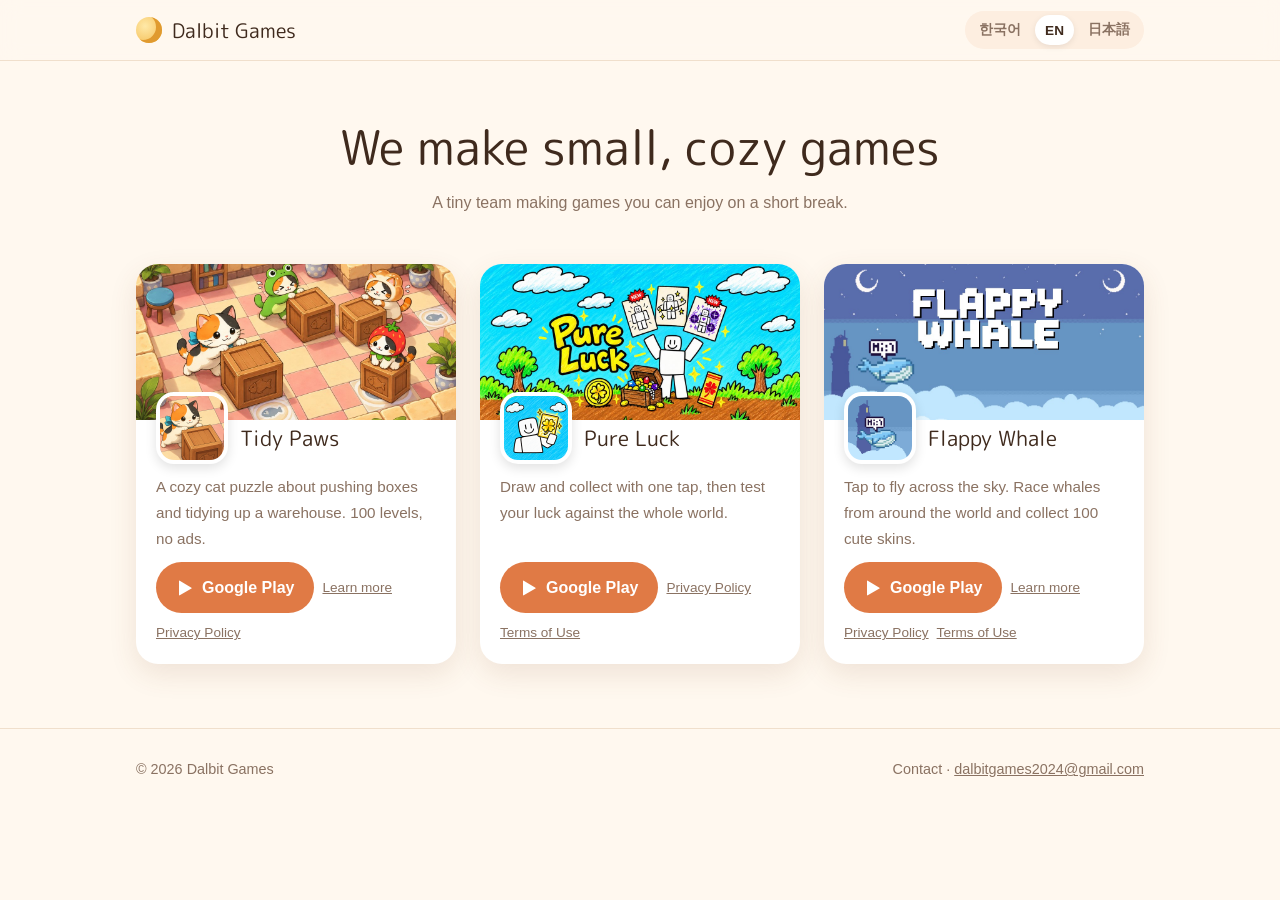
<file: index.html>
<!doctype html>
<html lang="ko">
<head>
<meta charset="utf-8">
<meta name="viewport" content="width=device-width, initial-scale=1">
<title>달빛 게임즈 · Dalbit Games</title>
<meta name="description" content="달빛 게임즈는 작고 귀여운 게임을 만듭니다. 정리냥(Tidy Paws), 운빨망겜(Pure Luck), 난다고래.">
<meta property="og:title" content="달빛 게임즈 · Dalbit Games">
<meta property="og:description" content="작고 귀여운 게임을 만듭니다.">
<meta property="og:image" content="https://dalbitgames2024.github.io/assets/og.jpg">
<meta property="og:type" content="website">
<link rel="icon" href="assets/favicon.png">
<link rel="preconnect" href="https://fonts.googleapis.com">
<link rel="preconnect" href="https://fonts.gstatic.com" crossorigin>
<link href="https://fonts.googleapis.com/css2?family=Jua&family=M+PLUS+Rounded+1c:wght@700&display=swap" rel="stylesheet">
<link rel="stylesheet" href="assets/site.css">
<script>
window.I18N = {
  ko: {
    "page.title": "달빛 게임즈 · Dalbit Games",
    "studio": "달빛 게임즈",
    "intro.title": "작고 귀여운 게임을 만들어요",
    "intro.body": "쉬는 시간에 가볍게 즐길 수 있는 게임을 만드는 작은 개발팀입니다.",
    "tidy.name": "정리냥",
    "tidy.desc": "고양이가 상자를 밀어 창고를 정리하는 잔잔한 퍼즐. 스테이지 100개, 광고 없음.",
    "tidy.more": "자세히 보기",
    "luck.name": "운빨망겜",
    "luck.desc": "버튼 하나로 뽑고 모으고, 전 세계와 운을 겨뤄요. 오늘의 운세와 행운 부스트까지.",
    "whale.name": "난다고래",
    "whale.desc": "톡 치면 날아오르는 고래와 하늘 여행. 전 세계 고래들과 레이스하고 스킨 100종을 모아요.",
    "whale.more": "자세히 보기",
    "play": "Google Play",
    "privacy": "개인정보처리방침",
    "terms": "이용약관",
    "contact": "문의"
  },
  en: {
    "page.title": "Dalbit Games",
    "studio": "Dalbit Games",
    "intro.title": "We make small, cozy games",
    "intro.body": "A tiny team making games you can enjoy on a short break.",
    "tidy.name": "Tidy Paws",
    "tidy.desc": "A cozy cat puzzle about pushing boxes and tidying up a warehouse. 100 levels, no ads.",
    "tidy.more": "Learn more",
    "luck.name": "Pure Luck",
    "luck.desc": "Draw and collect with one tap, then test your luck against the whole world.",
    "whale.name": "Flappy Whale",
    "whale.desc": "Tap to fly across the sky. Race whales from around the world and collect 100 cute skins.",
    "whale.more": "Learn more",
    "play": "Google Play",
    "privacy": "Privacy Policy",
    "terms": "Terms of Use",
    "contact": "Contact"
  },
  ja: {
    "page.title": "Dalbit Games",
    "studio": "Dalbit Games",
    "intro.title": "小さくてかわいいゲームを作っています",
    "intro.body": "ひと休みの時間に気軽に遊べるゲームを作る、小さな開発チームです。",
    "tidy.name": "Tidy Paws",
    "tidy.desc": "ねこが箱をおして倉庫をかたづける、のんびりパズル。100ステージ、広告なし。",
    "tidy.more": "くわしく見る",
    "luck.name": "Pure Luck",
    "luck.desc": "ボタンひとつでガチャを引いて集めて、世界中と運をきそおう。今日の運勢と幸運ブーストも。",
    "whale.name": "Flappy Whale",
    "whale.desc": "タップで飛び上がるクジラと空の旅。世界中のクジラとレースして、スキン100種類を集めよう。",
    "whale.more": "くわしく見る",
    "play": "Google Play",
    "privacy": "プライバシーポリシー",
    "terms": "利用規約",
    "contact": "お問い合わせ"
  }
};
</script>
<script src="assets/i18n.js" defer></script>
</head>
<body>
<header class="top">
  <div class="wrap">
    <a class="brand" href="./"><span class="moon" aria-hidden="true"></span><span data-i18n="studio">달빛 게임즈</span></a>
    <div class="langs" role="group" aria-label="Language">
      <button type="button" data-lang="ko" aria-pressed="true">한국어</button>
      <button type="button" data-lang="en" aria-pressed="false">EN</button>
      <button type="button" data-lang="ja" aria-pressed="false">日本語</button>
    </div>
  </div>
</header>

<main class="wrap">
  <section class="intro">
    <h1 data-i18n="intro.title">작고 귀여운 게임을 만들어요</h1>
    <p data-i18n="intro.body">쉬는 시간에 가볍게 즐길 수 있는 게임을 만드는 작은 개발팀입니다.</p>
  </section>

  <section class="games" aria-label="Games">
    <article class="game">
      <a href="tidy-paws/"><img class="banner" src="assets/og.jpg" alt="" width="1024" height="500"></a>
      <div class="body">
        <div class="head">
          <img class="icon" src="assets/icon.png" alt="" width="72" height="72">
          <h3 data-i18n="tidy.name">정리냥</h3>
        </div>
        <p data-i18n="tidy.desc">고양이가 상자를 밀어 창고를 정리하는 잔잔한 퍼즐. 스테이지 100개, 광고 없음.</p>
        <div class="links">
          <a class="btn" href="https://play.google.com/store/apps/details?id=com.DalbitGames.pushbox"><svg viewBox="0 0 24 24" aria-hidden="true"><path fill="currentColor" d="M4 2.8v18.4c0 .5.5.8 1 .6l15.6-9a.7.7 0 0 0 0-1.2L5 2.2c-.5-.2-1 .1-1 .6Z"/></svg><span data-i18n="play">Google Play</span></a>
          <a class="small" href="tidy-paws/" data-i18n="tidy.more">자세히 보기</a>
          <a class="small" href="tidy-paws/privacy/" data-i18n="privacy">개인정보처리방침</a>
        </div>
      </div>
    </article>

    <article class="game">
      <a href="https://play.google.com/store/apps/details?id=com.EHUGames.LuckTrash"><img class="banner" src="assets/games/luck-banner-ko.jpg" data-i18n-src="assets/games/luck-banner-{lang}.jpg" data-i18n-langs="ko,en" alt="" width="1024" height="500"></a>
      <div class="body">
        <div class="head">
          <img class="icon" src="assets/games/luck-icon.png" alt="" width="72" height="72">
          <h3 data-i18n="luck.name">운빨망겜</h3>
        </div>
        <p data-i18n="luck.desc">버튼 하나로 뽑고 모으고, 전 세계와 운을 겨뤄요. 오늘의 운세와 행운 부스트까지.</p>
        <div class="links">
          <a class="btn" href="https://play.google.com/store/apps/details?id=com.EHUGames.LuckTrash"><svg viewBox="0 0 24 24" aria-hidden="true"><path fill="currentColor" d="M4 2.8v18.4c0 .5.5.8 1 .6l15.6-9a.7.7 0 0 0 0-1.2L5 2.2c-.5-.2-1 .1-1 .6Z"/></svg><span data-i18n="play">Google Play</span></a>
          <a class="small" href="pure-luck/privacy/" data-i18n="privacy">개인정보처리방침</a>
          <a class="small" href="pure-luck/terms/" data-i18n="terms">이용약관</a>
        </div>
      </div>
    </article>

    <article class="game">
      <a href="flappy-whale/"><img class="banner" src="assets/games/whale-banner-ko.jpg" data-i18n-src="assets/games/whale-banner-{lang}.jpg" data-i18n-langs="ko,en" alt="" width="1024" height="500"></a>
      <div class="body">
        <div class="head">
          <img class="icon" src="assets/games/whale-icon.png" alt="" width="72" height="72">
          <h3 data-i18n="whale.name">난다고래</h3>
        </div>
        <p data-i18n="whale.desc">톡 치면 날아오르는 고래와 하늘 여행. 전 세계 고래들과 레이스하고 스킨 100종을 모아요.</p>
        <div class="links">
          <a class="btn" href="https://play.google.com/store/apps/details?id=com.EHUGames.FlappyWhale"><svg viewBox="0 0 24 24" aria-hidden="true"><path fill="currentColor" d="M4 2.8v18.4c0 .5.5.8 1 .6l15.6-9a.7.7 0 0 0 0-1.2L5 2.2c-.5-.2-1 .1-1 .6Z"/></svg><span data-i18n="play">Google Play</span></a>
          <a class="small" href="flappy-whale/" data-i18n="whale.more">자세히 보기</a>
          <a class="small" href="flappy-whale/privacy/" data-i18n="privacy">개인정보처리방침</a>
          <a class="small" href="flappy-whale/terms/" data-i18n="terms">이용약관</a>
        </div>
      </div>
    </article>
  </section>
</main>

<footer class="foot">
  <div class="wrap">
    <span>© 2026 <span data-i18n="studio">달빛 게임즈</span></span>
    <span><span data-i18n="contact">문의</span> · <a href="mailto:dalbitgames2024@gmail.com">dalbitgames2024@gmail.com</a></span>
  </div>
</footer>
</body>
</html>
</file>
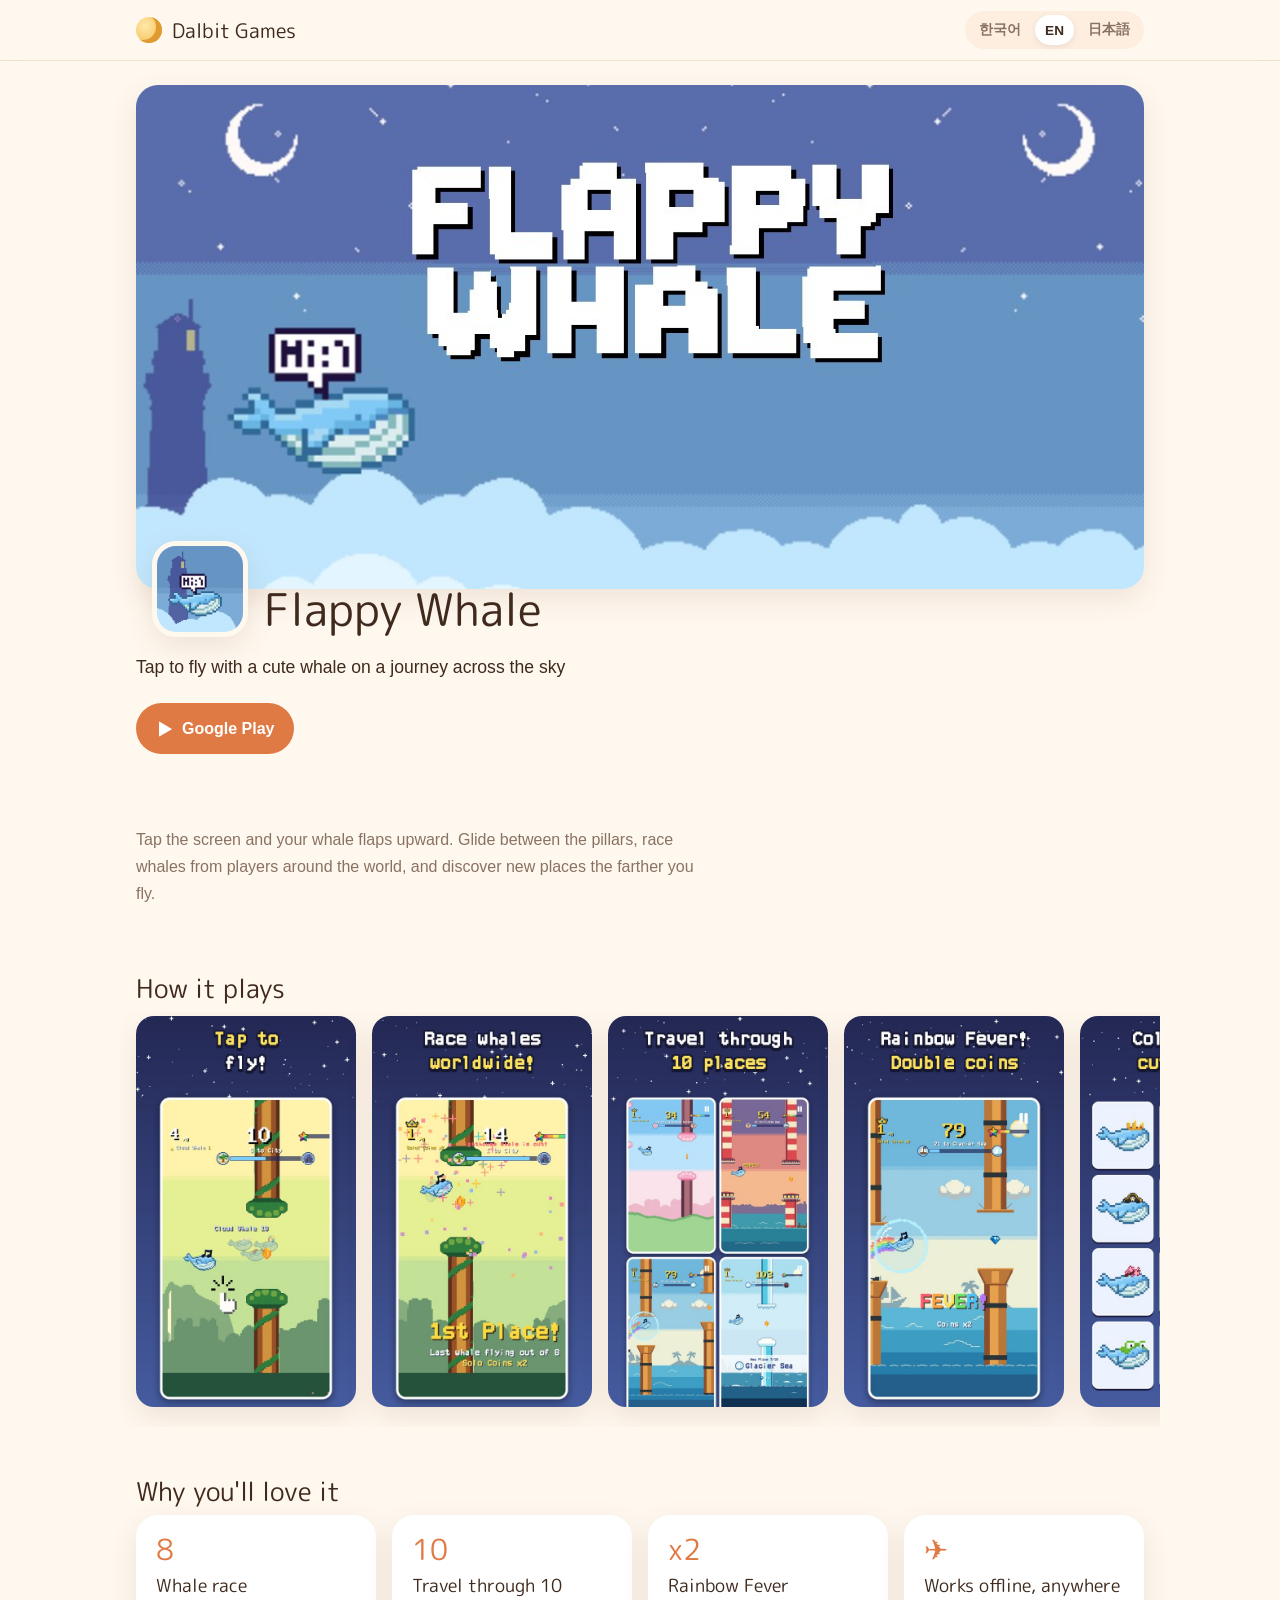
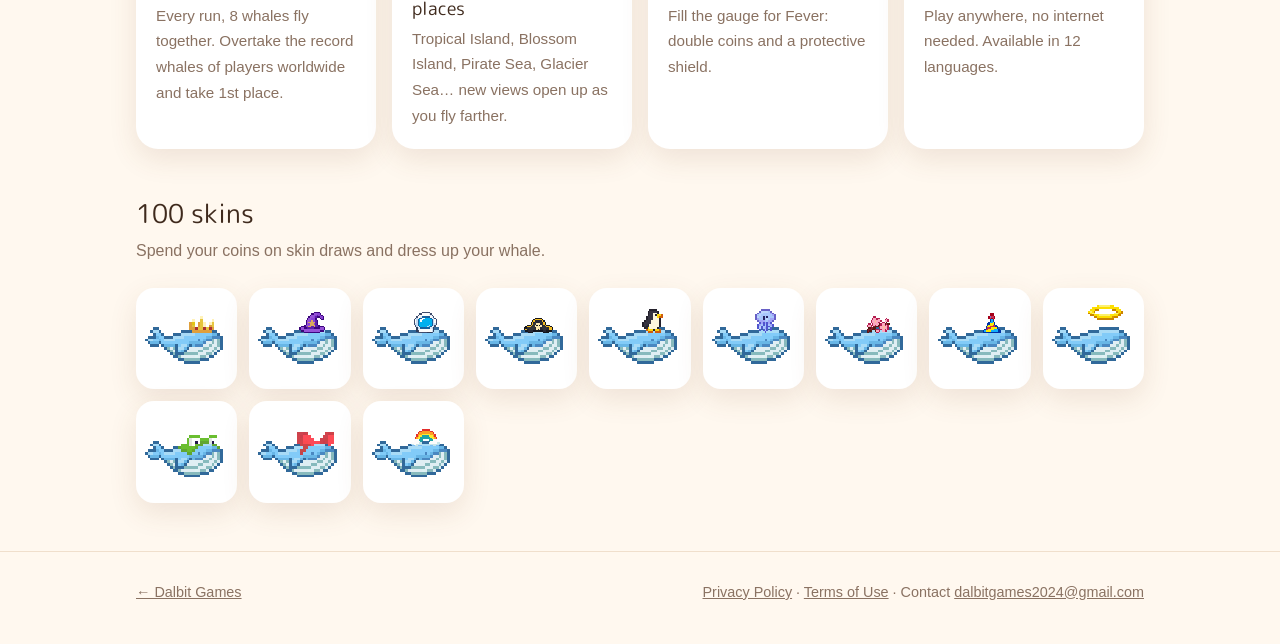
<file: flappy-whale/index.html>
<!doctype html>
<html lang="ko">
<head>
<meta charset="utf-8">
<meta name="viewport" content="width=device-width, initial-scale=1">
<title>난다고래 · Flappy Whale</title>
<meta name="description" content="톡 치면 날아오르는 귀여운 고래 게임. Tap to fly with a cute whale, race whales worldwide and collect 100 skins.">
<meta property="og:title" content="난다고래 · Flappy Whale">
<meta property="og:description" content="톡 치면 날아오르는 귀여운 고래 게임">
<meta property="og:image" content="https://dalbitgames2024.github.io/assets/games/whale-banner-en.jpg">
<meta property="og:type" content="website">
<link rel="icon" href="../assets/favicon.png">
<link rel="preconnect" href="https://fonts.googleapis.com">
<link rel="preconnect" href="https://fonts.gstatic.com" crossorigin>
<link href="https://fonts.googleapis.com/css2?family=Jua&family=M+PLUS+Rounded+1c:wght@700&display=swap" rel="stylesheet">
<link rel="stylesheet" href="../assets/site.css">
<style>
  /* 도트 그림이라 늘릴 때 흐려지지 않게 */
  .cats img { image-rendering: pixelated; }
</style>
<script>
window.I18N = {
  ko: {
    "page.title": "난다고래 · Flappy Whale",
    "studio": "달빛 게임즈",
    "name": "난다고래",
    "tag": "톡 치면 날아오르는 귀여운 고래와 하늘 여행",
    "play": "Google Play",
    "lead": "화면을 톡 치면 고래가 날아올라요. 기둥 사이를 지나며 전 세계 플레이어의 고래와 레이스하고, 멀리 날수록 새로운 장소가 나타나요.",
    "shots.title": "이렇게 놀아요",
    "f.title": "난다고래의 즐거움",
    "f1.t": "고래 떼 레이스", "f1.d": "매 판 8마리 고래가 함께 날아요. 전 세계 플레이어의 기록 고래를 추월해 1등을 차지하세요.",
    "f2.t": "10곳의 장소 여행", "f2.d": "열대 섬, 벚꽃 섬, 해적 바다, 빙하 바다… 멀리 갈수록 새로운 풍경이 열려요.",
    "f3.t": "무지개 피버", "f3.d": "게이지를 가득 채우면 피버! 코인 2배에 보호막까지.",
    "f4.t": "오프라인으로 어디서나", "f4.d": "인터넷이 없어도 할 수 있어요. 12개 언어 지원.",
    "skins.title": "스킨 100종",
    "skins.sub": "모은 코인으로 스킨을 뽑아 고래를 꾸며요.",
    "shot1": "톡 치면 날아올라요", "shot2": "고래 떼 레이스", "shot3": "10곳의 장소", "shot4": "무지개 피버", "shot5": "스킨 100종", "shot6": "결과와 랭킹",
    "back": "← 달빛 게임즈",
    "privacy": "개인정보처리방침",
    "terms": "이용약관",
    "contact": "문의"
  },
  en: {
    "page.title": "Flappy Whale · Tap to fly",
    "studio": "Dalbit Games",
    "name": "Flappy Whale",
    "tag": "Tap to fly with a cute whale on a journey across the sky",
    "play": "Google Play",
    "lead": "Tap the screen and your whale flaps upward. Glide between the pillars, race whales from players around the world, and discover new places the farther you fly.",
    "shots.title": "How it plays",
    "f.title": "Why you'll love it",
    "f1.t": "Whale race", "f1.d": "Every run, 8 whales fly together. Overtake the record whales of players worldwide and take 1st place.",
    "f2.t": "Travel through 10 places", "f2.d": "Tropical Island, Blossom Island, Pirate Sea, Glacier Sea… new views open up as you fly farther.",
    "f3.t": "Rainbow Fever", "f3.d": "Fill the gauge for Fever: double coins and a protective shield.",
    "f4.t": "Works offline, anywhere", "f4.d": "Play anywhere, no internet needed. Available in 12 languages.",
    "skins.title": "100 skins",
    "skins.sub": "Spend your coins on skin draws and dress up your whale.",
    "shot1": "Tap to fly", "shot2": "Whale race", "shot3": "10 places", "shot4": "Rainbow Fever", "shot5": "100 skins", "shot6": "Results and ranking",
    "back": "← Dalbit Games",
    "privacy": "Privacy Policy",
    "terms": "Terms of Use",
    "contact": "Contact"
  },
  ja: {
    "page.title": "Flappy Whale · タップで飛ぼう",
    "studio": "Dalbit Games",
    "name": "Flappy Whale",
    "tag": "タップで飛び上がるかわいいクジラと空の旅",
    "play": "Google Play",
    "lead": "画面をタップするとクジラが飛び上がります。柱の間をくぐり抜けて世界中のプレイヤーのクジラとレースし、遠くへ飛ぶほど新しい場所が現れます。",
    "shots.title": "あそびかた",
    "f.title": "Flappy Whale のたのしさ",
    "f1.t": "クジラの群れレース", "f1.d": "毎回8頭のクジラがいっしょに飛びます。世界中のプレイヤーの記録クジラを追い抜いて1位をめざそう。",
    "f2.t": "10か所をめぐる旅", "f2.d": "南の島、桜の島、海賊の海、氷河の海…遠くへ行くほど新しい景色が広がります。",
    "f3.t": "レインボーフィーバー", "f3.d": "ゲージが満タンになるとフィーバー！コイン2倍にシールドつき。",
    "f4.t": "オフラインでどこでも", "f4.d": "インターネットがなくても遊べます。12言語に対応。",
    "skins.title": "スキン100種類",
    "skins.sub": "集めたコインでスキンガチャを回して、クジラを着せ替えよう。",
    "shot1": "タップで飛ぶ", "shot2": "クジラの群れレース", "shot3": "10か所の場所", "shot4": "レインボーフィーバー", "shot5": "スキン100種類", "shot6": "結果とランキング",
    "back": "← Dalbit Games",
    "privacy": "プライバシーポリシー",
    "terms": "利用規約",
    "contact": "お問い合わせ"
  }
};
</script>
<script src="../assets/i18n.js" defer></script>
</head>
<body>
<header class="top">
  <div class="wrap">
    <a class="brand" href="../"><span class="moon" aria-hidden="true"></span><span data-i18n="studio">달빛 게임즈</span></a>
    <div class="langs" role="group" aria-label="Language">
      <button type="button" data-lang="ko" aria-pressed="true">한국어</button>
      <button type="button" data-lang="en" aria-pressed="false">EN</button>
      <button type="button" data-lang="ja" aria-pressed="false">日本語</button>
    </div>
  </div>
</header>

<main class="wrap">
  <section class="hero">
    <div class="art"><img src="../assets/games/whale-banner-ko.jpg" data-i18n-src="../assets/games/whale-banner-{lang}.jpg" data-i18n-langs="ko,en" alt="" width="1024" height="500"></div>
    <div class="title">
      <img class="icon" src="../assets/games/whale-icon.png" alt="" width="96" height="96">
      <h1 data-i18n="name">난다고래</h1>
    </div>
    <p class="tag" data-i18n="tag">톡 치면 날아오르는 귀여운 고래와 하늘 여행</p>
    <div class="cta">
      <a class="btn" href="https://play.google.com/store/apps/details?id=com.EHUGames.FlappyWhale"><svg viewBox="0 0 24 24" aria-hidden="true"><path fill="currentColor" d="M4 2.8v18.4c0 .5.5.8 1 .6l15.6-9a.7.7 0 0 0 0-1.2L5 2.2c-.5-.2-1 .1-1 .6Z"/></svg><span data-i18n="play">Google Play</span></a>
    </div>
  </section>

  <section class="section">
    <p class="lead" data-i18n="lead">화면을 톡 치면 고래가 날아올라요. 기둥 사이를 지나며 전 세계 플레이어의 고래와 레이스하고, 멀리 날수록 새로운 장소가 나타나요.</p>
  </section>

  <section class="section" style="padding-top:0">
    <h2 data-i18n="shots.title">이렇게 놀아요</h2>
    <div class="shots">
      <img src="shots/ko/1.jpg" data-i18n-src="shots/{lang}/1.jpg" data-i18n-langs="ko,en" data-i18n-alt="shot1" alt="톡 치면 날아올라요" width="540" height="960" loading="lazy">
      <img src="shots/ko/2.jpg" data-i18n-src="shots/{lang}/2.jpg" data-i18n-langs="ko,en" data-i18n-alt="shot2" alt="고래 떼 레이스" width="540" height="960" loading="lazy">
      <img src="shots/ko/3.jpg" data-i18n-src="shots/{lang}/3.jpg" data-i18n-langs="ko,en" data-i18n-alt="shot3" alt="10곳의 장소" width="540" height="960" loading="lazy">
      <img src="shots/ko/4.jpg" data-i18n-src="shots/{lang}/4.jpg" data-i18n-langs="ko,en" data-i18n-alt="shot4" alt="무지개 피버" width="540" height="960" loading="lazy">
      <img src="shots/ko/5.jpg" data-i18n-src="shots/{lang}/5.jpg" data-i18n-langs="ko,en" data-i18n-alt="shot5" alt="스킨 100종" width="540" height="960" loading="lazy">
      <img src="shots/ko/6.jpg" data-i18n-src="shots/{lang}/6.jpg" data-i18n-langs="ko,en" data-i18n-alt="shot6" alt="결과와 랭킹" width="540" height="960" loading="lazy">
    </div>
  </section>

  <section class="section" style="padding-top:0">
    <h2 data-i18n="f.title">난다고래의 즐거움</h2>
    <div class="features">
      <div class="feature"><div class="num">8</div><h3 data-i18n="f1.t">고래 떼 레이스</h3><p data-i18n="f1.d">매 판 8마리 고래가 함께 날아요. 전 세계 플레이어의 기록 고래를 추월해 1등을 차지하세요.</p></div>
      <div class="feature"><div class="num">10</div><h3 data-i18n="f2.t">10곳의 장소 여행</h3><p data-i18n="f2.d">열대 섬, 벚꽃 섬, 해적 바다, 빙하 바다… 멀리 갈수록 새로운 풍경이 열려요.</p></div>
      <div class="feature"><div class="num">x2</div><h3 data-i18n="f3.t">무지개 피버</h3><p data-i18n="f3.d">게이지를 가득 채우면 피버! 코인 2배에 보호막까지.</p></div>
      <div class="feature"><div class="num">✈</div><h3 data-i18n="f4.t">오프라인으로 어디서나</h3><p data-i18n="f4.d">인터넷이 없어도 할 수 있어요. 12개 언어 지원.</p></div>
    </div>
  </section>

  <section class="section" style="padding-top:0">
    <h2 data-i18n="skins.title">스킨 100종</h2>
    <p class="sub" data-i18n="skins.sub">모은 코인으로 스킨을 뽑아 고래를 꾸며요.</p>
    <div class="cats">
      <img src="skins/crown.png" alt="" loading="lazy">
      <img src="skins/wizardhat.png" alt="" loading="lazy">
      <img src="skins/astronaut.png" alt="" loading="lazy">
      <img src="skins/piratehat.png" alt="" loading="lazy">
      <img src="skins/penguin.png" alt="" loading="lazy">
      <img src="skins/jellyfish.png" alt="" loading="lazy">
      <img src="skins/cherryblossom.png" alt="" loading="lazy">
      <img src="skins/partyhat.png" alt="" loading="lazy">
      <img src="skins/halo.png" alt="" loading="lazy">
      <img src="skins/frog.png" alt="" loading="lazy">
      <img src="skins/ribbon1.png" alt="" loading="lazy">
      <img src="skins/rainbow.png" alt="" loading="lazy">
    </div>
  </section>
</main>

<footer class="foot">
  <div class="wrap">
    <a href="../" data-i18n="back">← 달빛 게임즈</a>
    <span><a href="privacy/" data-i18n="privacy">개인정보처리방침</a> · <a href="terms/" data-i18n="terms">이용약관</a> · <span data-i18n="contact">문의</span> <a href="mailto:dalbitgames2024@gmail.com">dalbitgames2024@gmail.com</a></span>
  </div>
</footer>
</body>
</html>
</file>
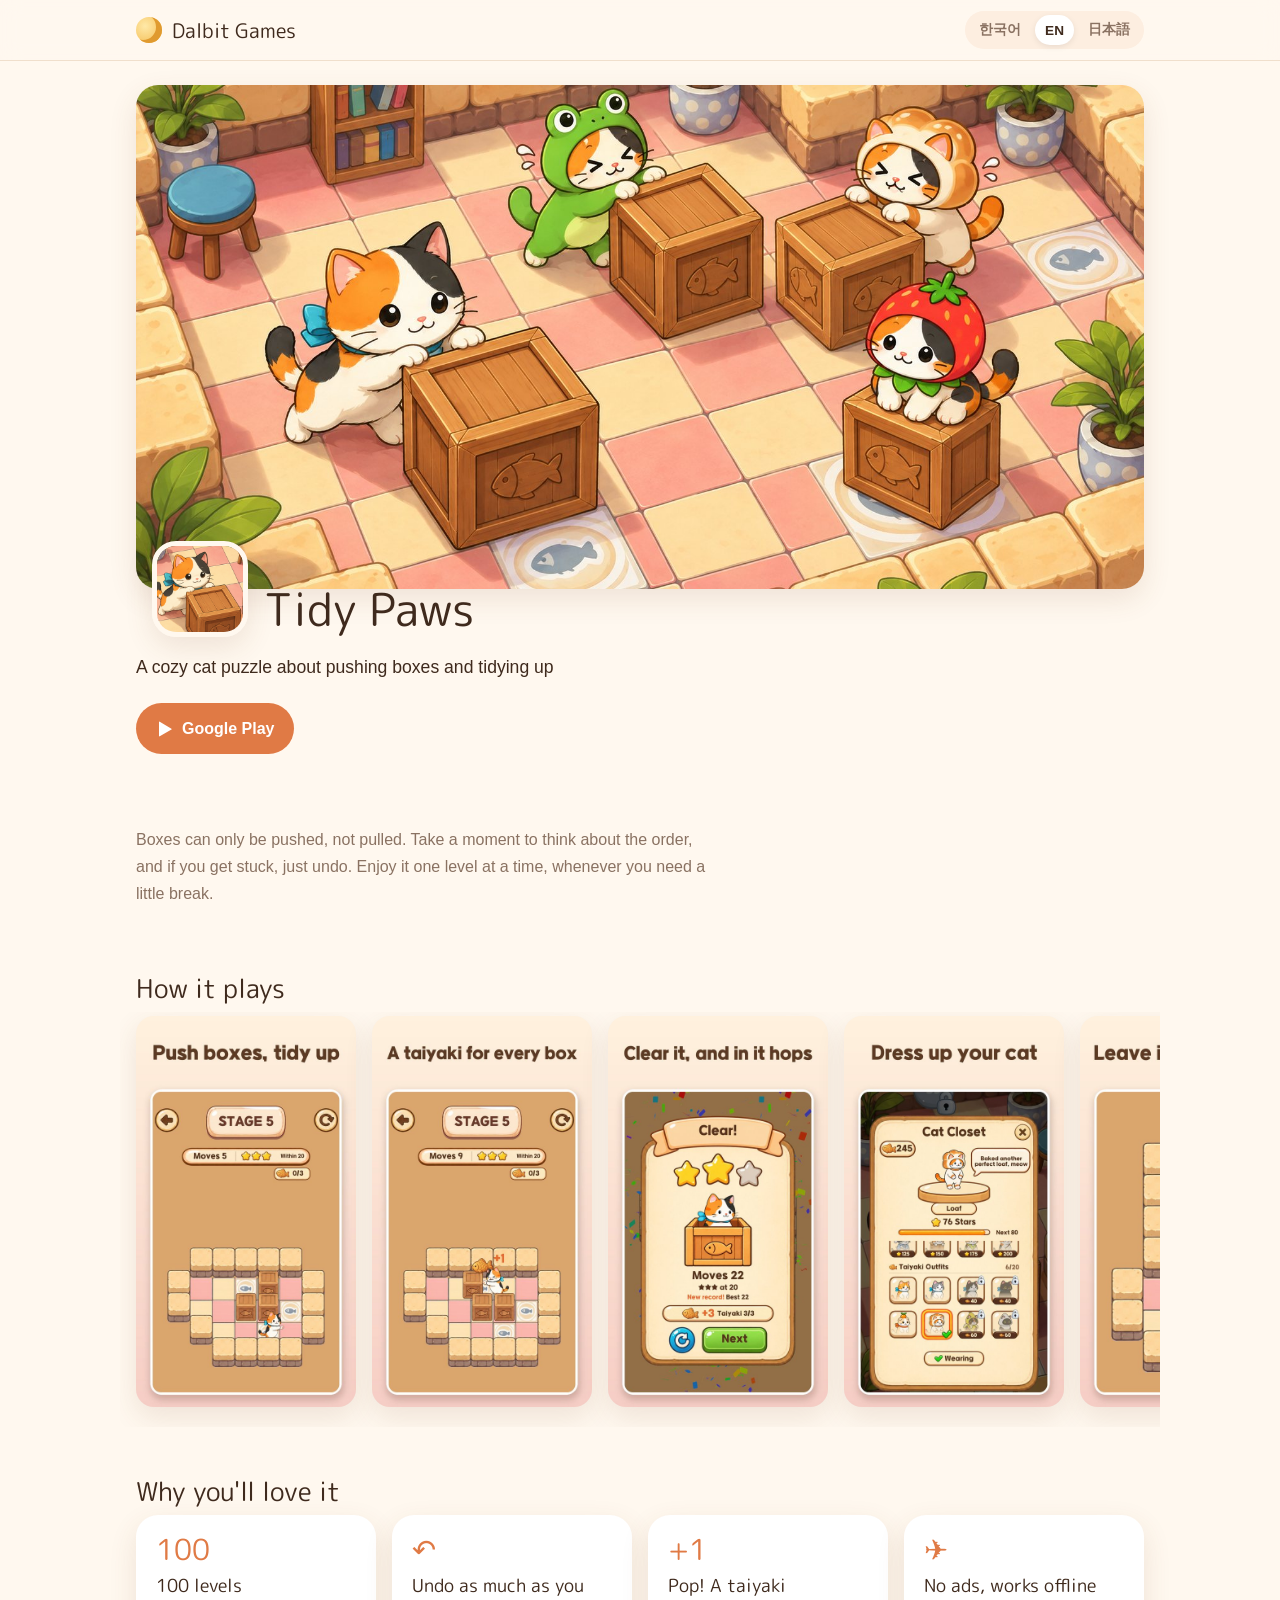
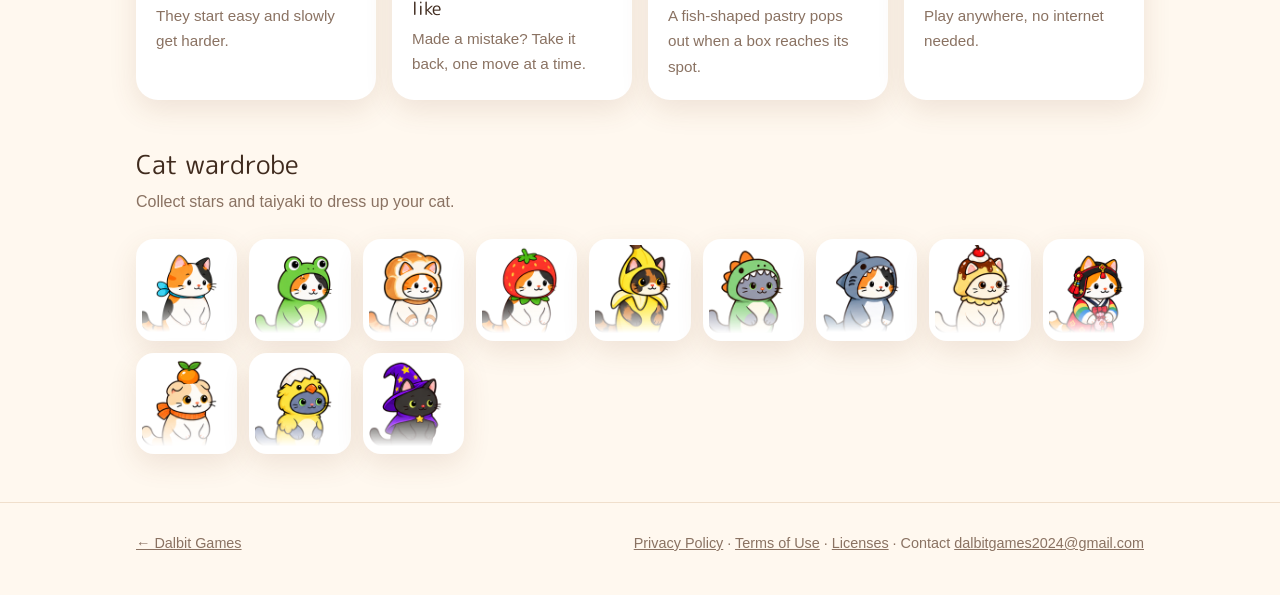
<file: tidy-paws/index.html>
<!doctype html>
<html lang="ko">
<head>
<meta charset="utf-8">
<meta name="viewport" content="width=device-width, initial-scale=1">
<title>정리냥 · Tidy Paws</title>
<meta name="description" content="고양이가 상자를 밀어 창고를 정리하는 잔잔한 퍼즐. A cozy cat puzzle about pushing boxes and tidying up.">
<meta property="og:title" content="정리냥 · Tidy Paws">
<meta property="og:description" content="고양이가 상자를 밀어 창고를 정리하는 잔잔한 퍼즐">
<meta property="og:image" content="https://dalbitgames2024.github.io/assets/og.jpg">
<meta property="og:type" content="website">
<link rel="icon" href="../assets/favicon.png">
<link rel="preconnect" href="https://fonts.googleapis.com">
<link rel="preconnect" href="https://fonts.gstatic.com" crossorigin>
<link href="https://fonts.googleapis.com/css2?family=Jua&family=M+PLUS+Rounded+1c:wght@700&display=swap" rel="stylesheet">
<link rel="stylesheet" href="../assets/site.css">
<script>
window.I18N = {
  ko: {
    "page.title": "정리냥 · Tidy Paws",
    "studio": "달빛 게임즈",
    "name": "정리냥",
    "tag": "고양이가 상자를 밀어 창고를 정리하는 잔잔한 퍼즐",
    "soon": "Google Play",
    "lead": "상자는 밀 수만 있고 당길 수는 없어요. 어떤 순서로 밀지 잠깐 생각해 보고, 막히면 되돌리면 돼요. 쉬는 시간에 한 판씩 천천히 즐겨 주세요.",
    "shots.title": "이렇게 놀아요",
    "f.title": "정리냥의 즐거움",
    "f1.t": "스테이지 100개", "f1.d": "쉬운 판부터 조금씩 어려워져요.",
    "f2.t": "되돌리기는 몇 번이든", "f2.d": "잘못 밀어도 괜찮아요. 한 수씩 되돌려요.",
    "f3.t": "붕어빵이 톡", "f3.d": "상자를 자리에 넣으면 붕어빵이 나와요.",
    "f4.t": "광고 없이, 오프라인으로", "f4.d": "인터넷이 없어도 할 수 있어요.",
    "cats.title": "고양이 옷장",
    "cats.sub": "별과 붕어빵을 모아 고양이 옷을 갈아입혀요.",
    "shot1": "상자를 미는 고양이", "shot2": "상자를 넣으면 붕어빵", "shot3": "클리어", "shot4": "고양이 옷장", "shot5": "조는 고양이",
    "back": "← 달빛 게임즈",
    "privacy": "개인정보처리방침",
    "terms": "이용약관",
    "licenses": "라이선스",
    "contact": "문의"
  },
  en: {
    "page.title": "Tidy Paws · Cozy Cat Box Puzzle",
    "studio": "Dalbit Games",
    "name": "Tidy Paws",
    "tag": "A cozy cat puzzle about pushing boxes and tidying up",
    "soon": "Google Play",
    "lead": "Boxes can only be pushed, not pulled. Take a moment to think about the order, and if you get stuck, just undo. Enjoy it one level at a time, whenever you need a little break.",
    "shots.title": "How it plays",
    "f.title": "Why you'll love it",
    "f1.t": "100 levels", "f1.d": "They start easy and slowly get harder.",
    "f2.t": "Undo as much as you like", "f2.d": "Made a mistake? Take it back, one move at a time.",
    "f3.t": "Pop! A taiyaki", "f3.d": "A fish-shaped pastry pops out when a box reaches its spot.",
    "f4.t": "No ads, works offline", "f4.d": "Play anywhere, no internet needed.",
    "cats.title": "Cat wardrobe",
    "cats.sub": "Collect stars and taiyaki to dress up your cat.",
    "shot1": "A cat pushing a box", "shot2": "A taiyaki for every box", "shot3": "Level clear", "shot4": "Cat wardrobe", "shot5": "A dozing cat",
    "back": "← Dalbit Games",
    "privacy": "Privacy Policy",
    "terms": "Terms of Use",
    "licenses": "Licenses",
    "contact": "Contact"
  },
  ja: {
    "page.title": "Tidy Paws · ねこの箱おしパズル",
    "studio": "Dalbit Games",
    "name": "Tidy Paws",
    "tag": "ねこが箱をおして倉庫をかたづける、のんびりパズル",
    "soon": "Google Play",
    "lead": "箱はおすことしかできず、引くことはできません。どの順番でおすか少し考えて、つまったら一手もどせば大丈夫。ひと休みの時間に、1ステージずつのんびり楽しんでください。",
    "shots.title": "あそびかた",
    "f.title": "Tidy Paws の楽しさ",
    "f1.t": "100ステージ", "f1.d": "かんたんな面から少しずつむずかしくなります。",
    "f2.t": "一手もどすは何回でも", "f2.d": "まちがえても大丈夫。一手ずつもどせます。",
    "f3.t": "たい焼きがポン", "f3.d": "箱を置くと、たい焼きが出てきます。",
    "f4.t": "広告なし・オフライン", "f4.d": "インターネットがなくても遊べます。",
    "cats.title": "ねこのきせかえ",
    "cats.sub": "星とたい焼きを集めて、ねこの服を着せかえよう。",
    "shot1": "箱をおすねこ", "shot2": "箱を置くとたい焼き", "shot3": "クリア", "shot4": "きせかえ", "shot5": "うとうとするねこ",
    "back": "← Dalbit Games",
    "privacy": "プライバシーポリシー",
    "terms": "利用規約",
    "licenses": "ライセンス",
    "contact": "お問い合わせ"
  }
};
</script>
<script src="../assets/i18n.js" defer></script>
</head>
<body>
<header class="top">
  <div class="wrap">
    <a class="brand" href="../"><span class="moon" aria-hidden="true"></span><span data-i18n="studio">달빛 게임즈</span></a>
    <div class="langs" role="group" aria-label="Language">
      <button type="button" data-lang="ko" aria-pressed="true">한국어</button>
      <button type="button" data-lang="en" aria-pressed="false">EN</button>
      <button type="button" data-lang="ja" aria-pressed="false">日本語</button>
    </div>
  </div>
</header>

<main class="wrap">
  <section class="hero">
    <div class="art"><img src="../assets/hero.jpg" alt="" width="1600" height="800"></div>
    <div class="title">
      <img class="icon" src="../assets/icon.png" alt="" width="96" height="96">
      <h1 data-i18n="name">정리냥</h1>
    </div>
    <p class="tag" data-i18n="tag">고양이가 상자를 밀어 창고를 정리하는 잔잔한 퍼즐</p>
    <div class="cta">
      <a class="btn" href="https://play.google.com/store/apps/details?id=com.DalbitGames.pushbox"><svg viewBox="0 0 24 24" aria-hidden="true"><path fill="currentColor" d="M4 2.8v18.4c0 .5.5.8 1 .6l15.6-9a.7.7 0 0 0 0-1.2L5 2.2c-.5-.2-1 .1-1 .6Z"/></svg><span data-i18n="soon">Google Play</span></a>
    </div>
  </section>

  <section class="section">
    <p class="lead" data-i18n="lead">상자는 밀 수만 있고 당길 수는 없어요. 어떤 순서로 밀지 잠깐 생각해 보고, 막히면 되돌리면 돼요. 쉬는 시간에 한 판씩 천천히 즐겨 주세요.</p>
  </section>

  <section class="section" style="padding-top:0">
    <h2 data-i18n="shots.title">이렇게 놀아요</h2>
    <div class="shots">
      <img src="../assets/shots/ko/1.jpg" data-i18n-src="../assets/shots/{lang}/1.jpg" data-i18n-alt="shot1" alt="상자를 미는 고양이" width="540" height="960" loading="lazy">
      <img src="../assets/shots/ko/2.jpg" data-i18n-src="../assets/shots/{lang}/2.jpg" data-i18n-alt="shot2" alt="상자를 넣으면 붕어빵" width="540" height="960" loading="lazy">
      <img src="../assets/shots/ko/3.jpg" data-i18n-src="../assets/shots/{lang}/3.jpg" data-i18n-alt="shot3" alt="클리어" width="540" height="960" loading="lazy">
      <img src="../assets/shots/ko/4.jpg" data-i18n-src="../assets/shots/{lang}/4.jpg" data-i18n-alt="shot4" alt="고양이 옷장" width="540" height="960" loading="lazy">
      <img src="../assets/shots/ko/5.jpg" data-i18n-src="../assets/shots/{lang}/5.jpg" data-i18n-alt="shot5" alt="조는 고양이" width="540" height="960" loading="lazy">
    </div>
  </section>

  <section class="section" style="padding-top:0">
    <h2 data-i18n="f.title">정리냥의 즐거움</h2>
    <div class="features">
      <div class="feature"><div class="num">100</div><h3 data-i18n="f1.t">스테이지 100개</h3><p data-i18n="f1.d">쉬운 판부터 조금씩 어려워져요.</p></div>
      <div class="feature"><div class="num">↶</div><h3 data-i18n="f2.t">되돌리기는 몇 번이든</h3><p data-i18n="f2.d">잘못 밀어도 괜찮아요. 한 수씩 되돌려요.</p></div>
      <div class="feature"><div class="num">+1</div><h3 data-i18n="f3.t">붕어빵이 톡</h3><p data-i18n="f3.d">상자를 자리에 넣으면 붕어빵이 나와요.</p></div>
      <div class="feature"><div class="num">✈</div><h3 data-i18n="f4.t">광고 없이, 오프라인으로</h3><p data-i18n="f4.d">인터넷이 없어도 할 수 있어요.</p></div>
    </div>
  </section>

  <section class="section" style="padding-top:0">
    <h2 data-i18n="cats.title">고양이 옷장</h2>
    <p class="sub" data-i18n="cats.sub">별과 붕어빵을 모아 고양이 옷을 갈아입혀요.</p>
    <div class="cats">
      <img src="../assets/cats/base.png" alt="" loading="lazy">
      <img src="../assets/cats/frog.png" alt="" loading="lazy">
      <img src="../assets/cats/bread.png" alt="" loading="lazy">
      <img src="../assets/cats/strawberry.png" alt="" loading="lazy">
      <img src="../assets/cats/banana.png" alt="" loading="lazy">
      <img src="../assets/cats/dino.png" alt="" loading="lazy">
      <img src="../assets/cats/shark.png" alt="" loading="lazy">
      <img src="../assets/cats/pudding.png" alt="" loading="lazy">
      <img src="../assets/cats/hanbok.png" alt="" loading="lazy">
      <img src="../assets/cats/tangerine.png" alt="" loading="lazy">
      <img src="../assets/cats/chick.png" alt="" loading="lazy">
      <img src="../assets/cats/wizard.png" alt="" loading="lazy">
    </div>
  </section>
</main>

<footer class="foot">
  <div class="wrap">
    <a href="../" data-i18n="back">← 달빛 게임즈</a>
    <span><a href="privacy/" data-i18n="privacy">개인정보처리방침</a> · <a href="terms/" data-i18n="terms">이용약관</a> · <a href="licenses/" data-i18n="licenses">라이선스</a> · <span data-i18n="contact">문의</span> <a href="mailto:dalbitgames2024@gmail.com">dalbitgames2024@gmail.com</a></span>
  </div>
</footer>
</body>
</html>
</file>
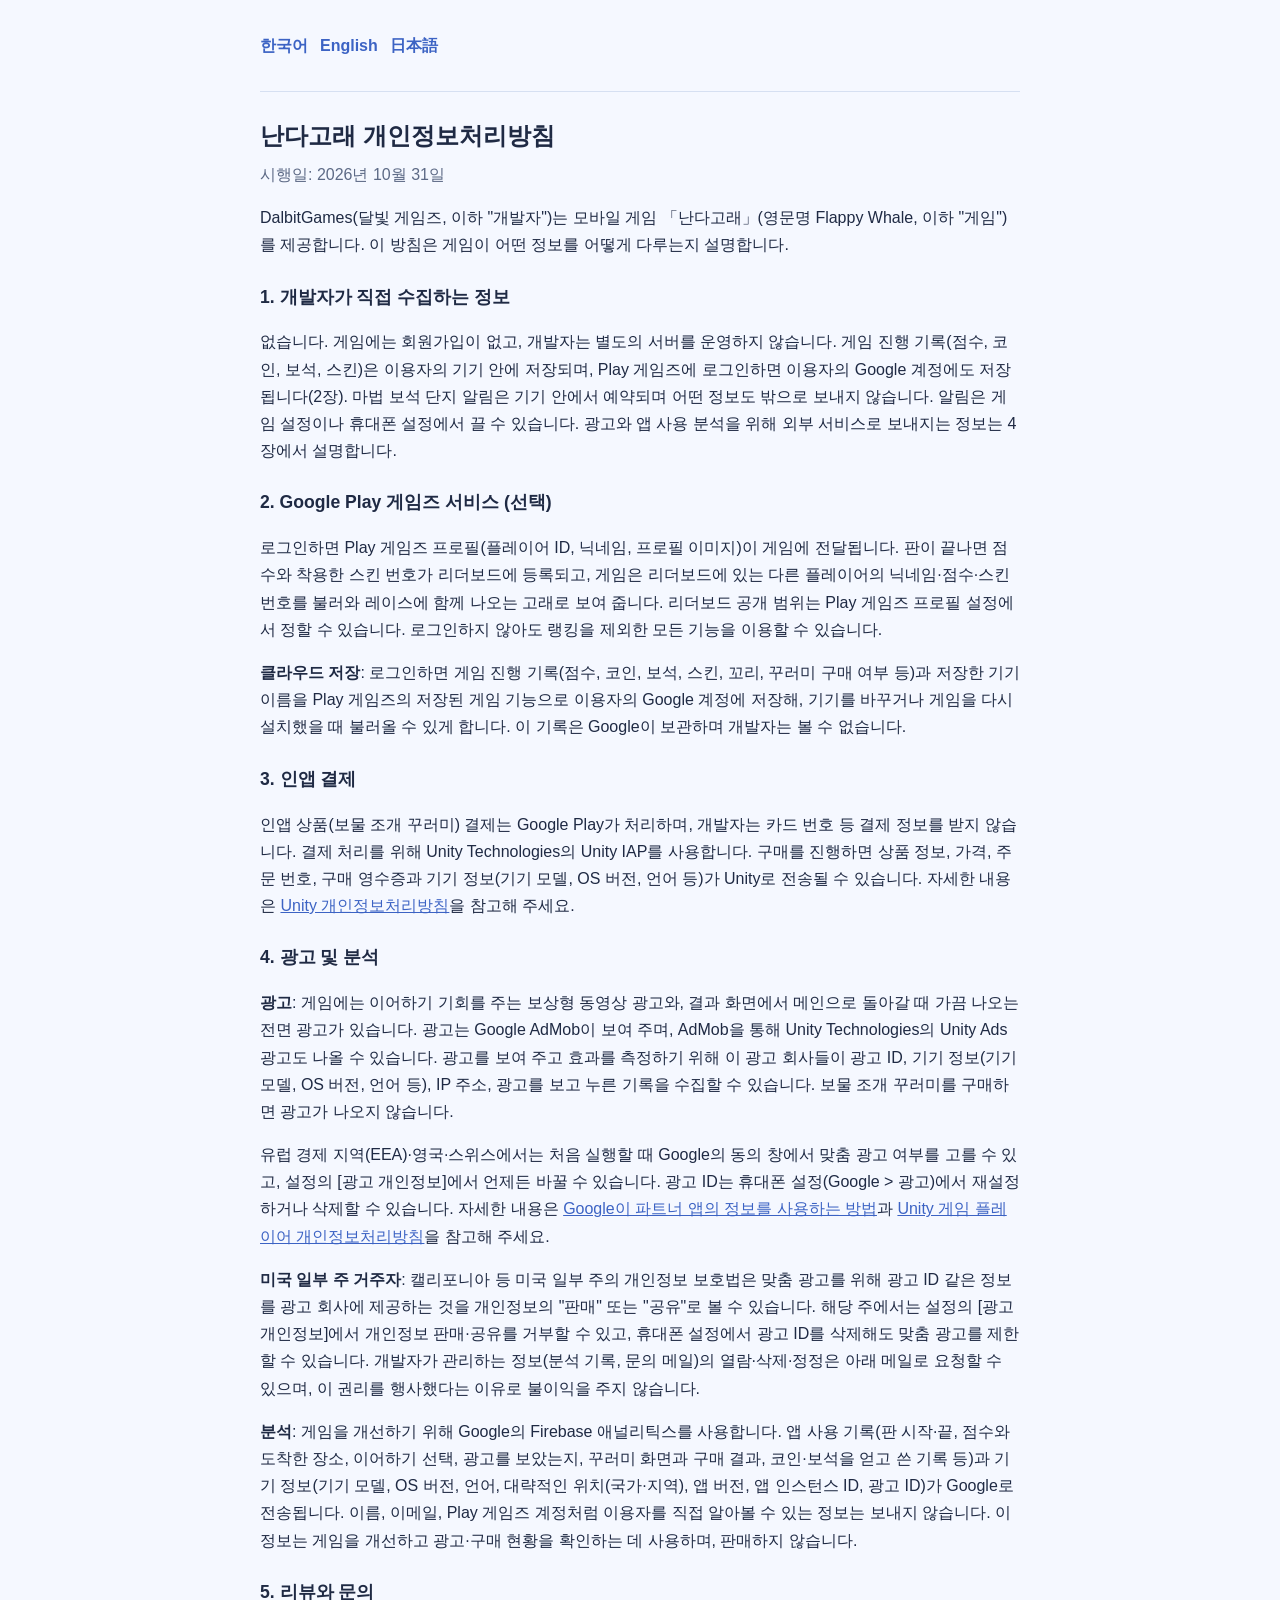
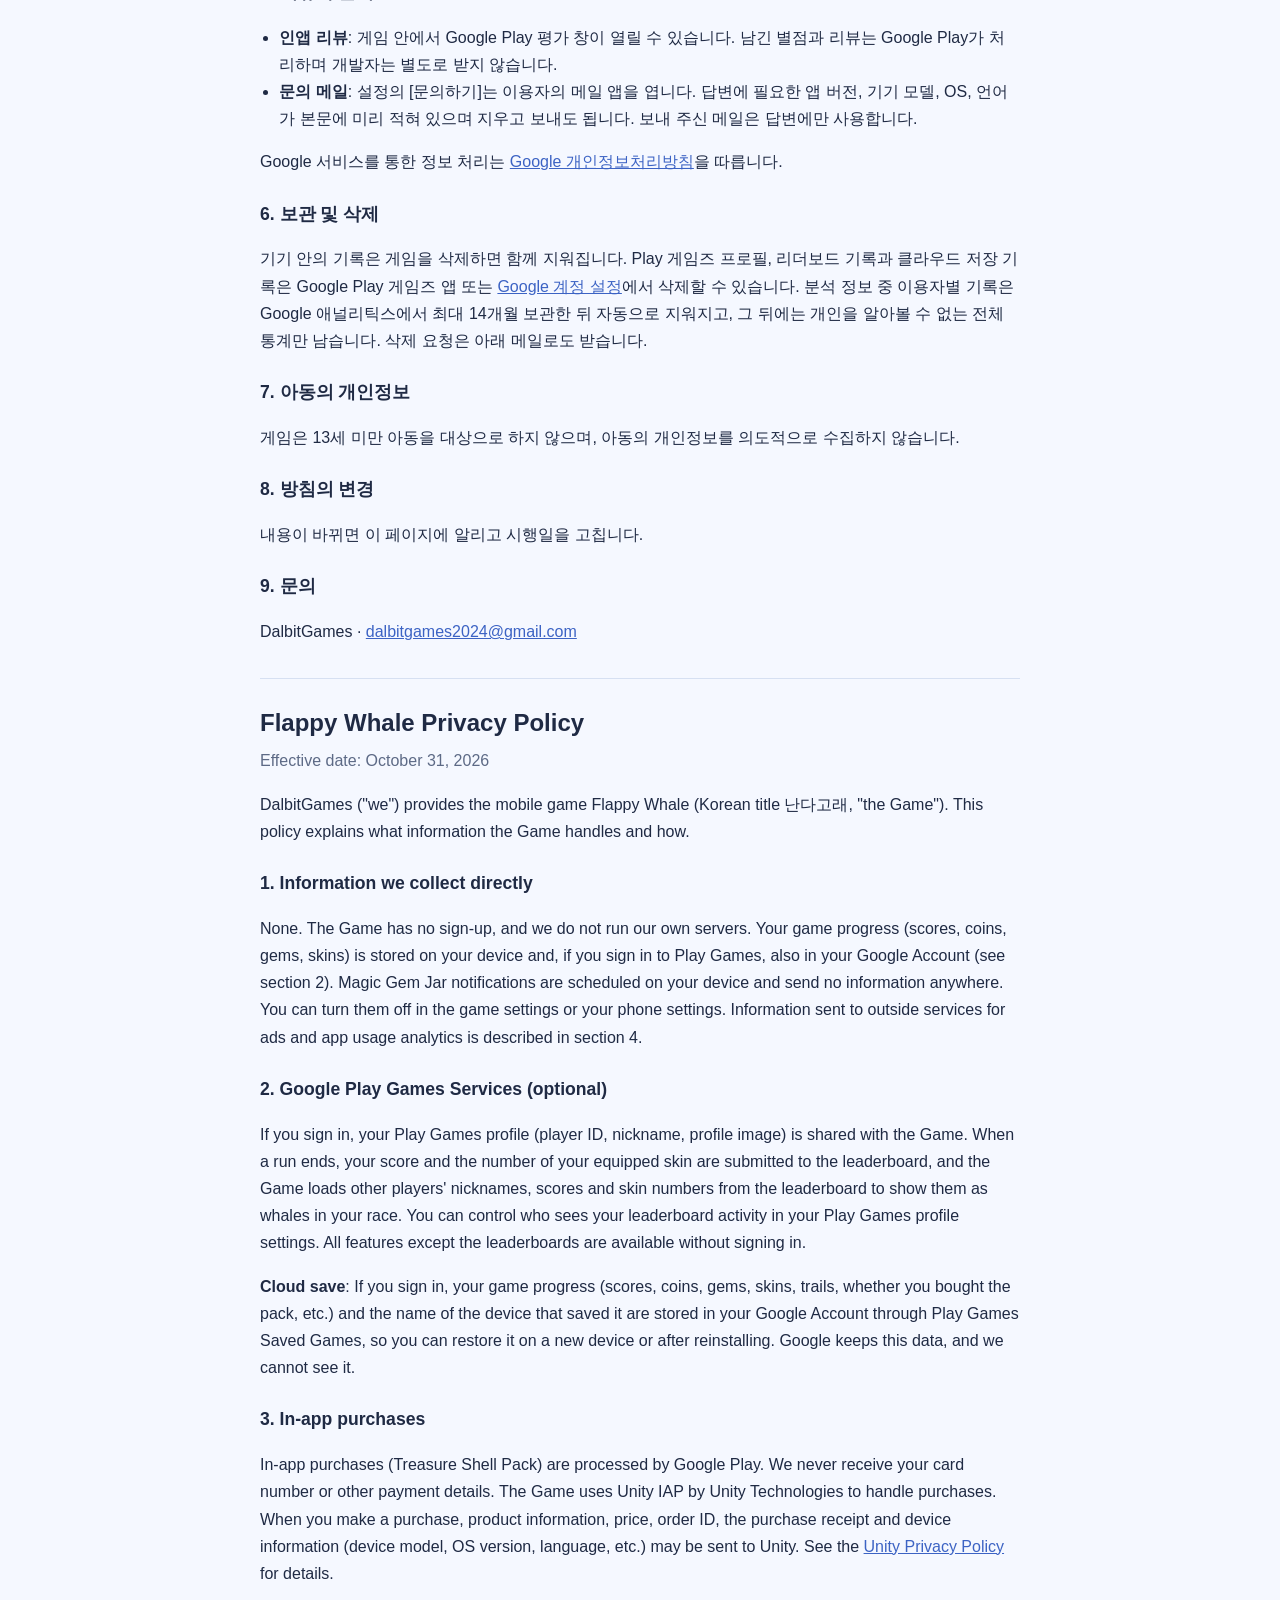
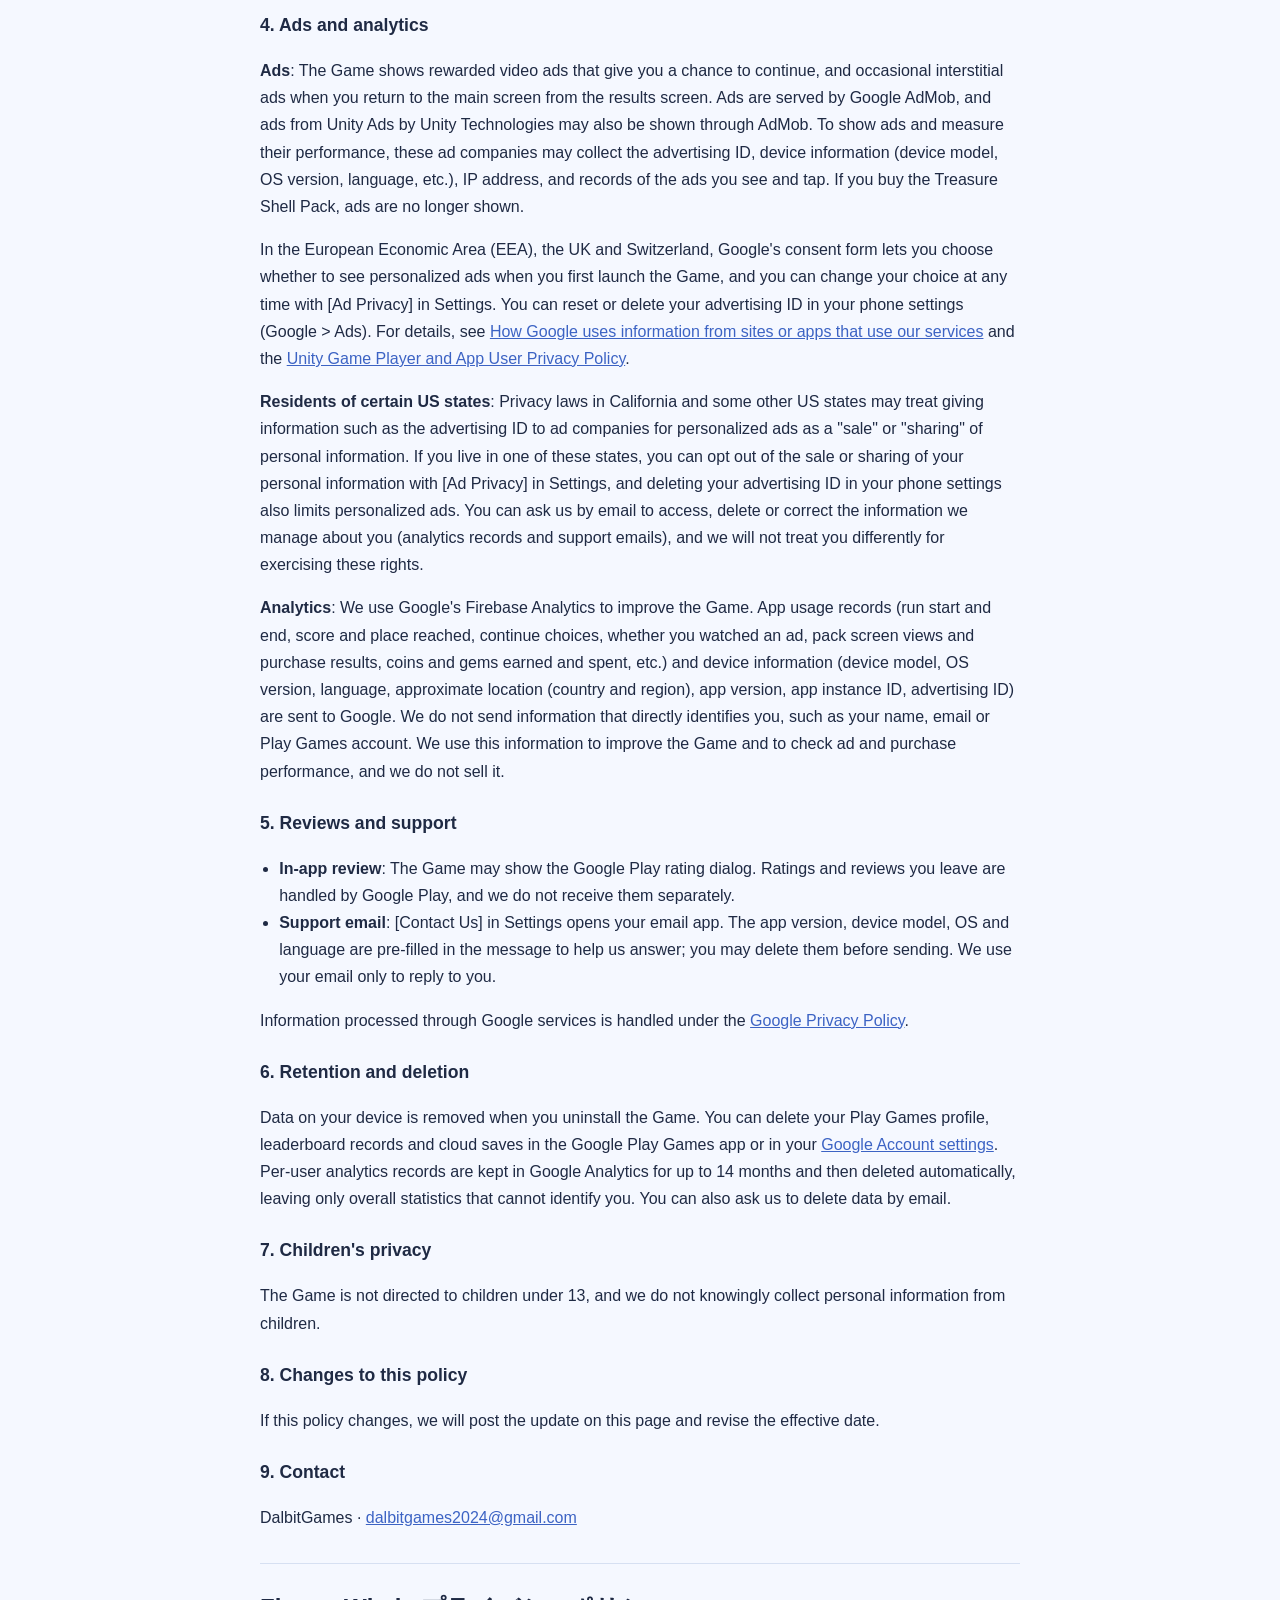
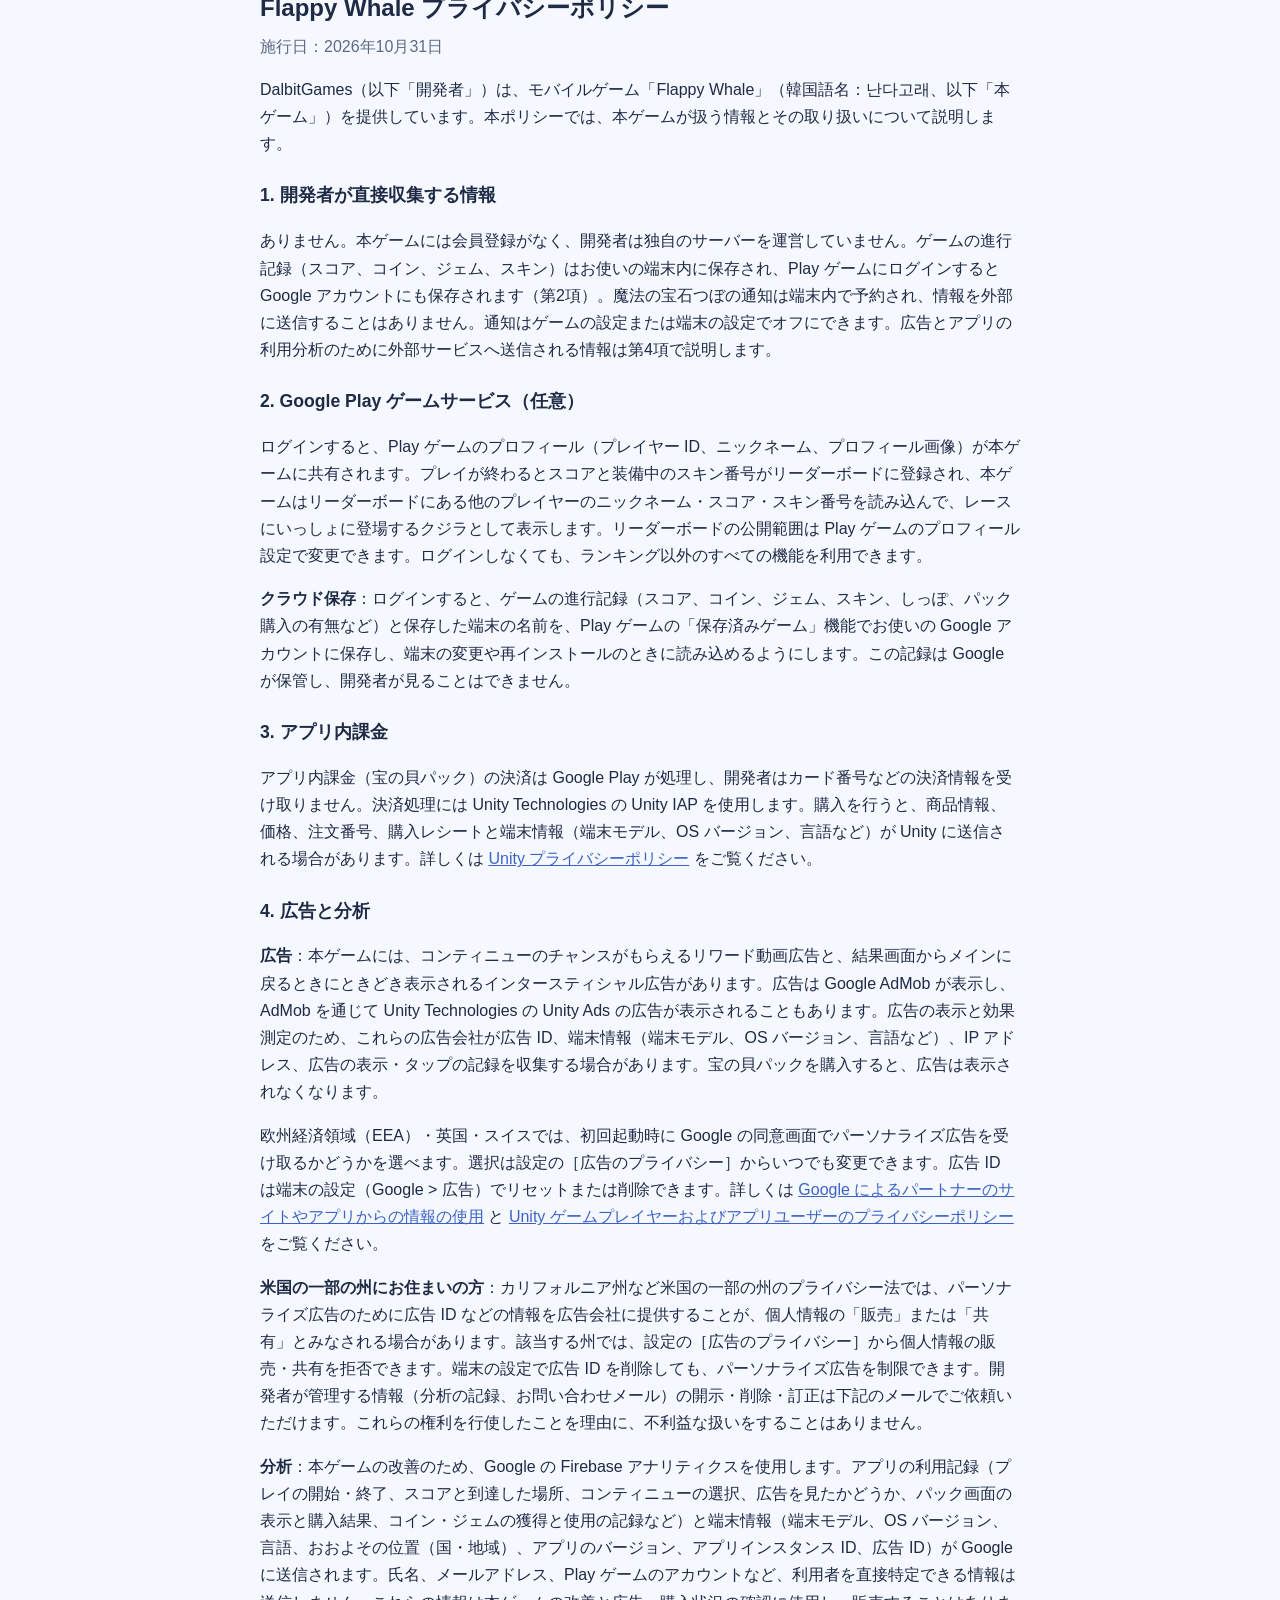
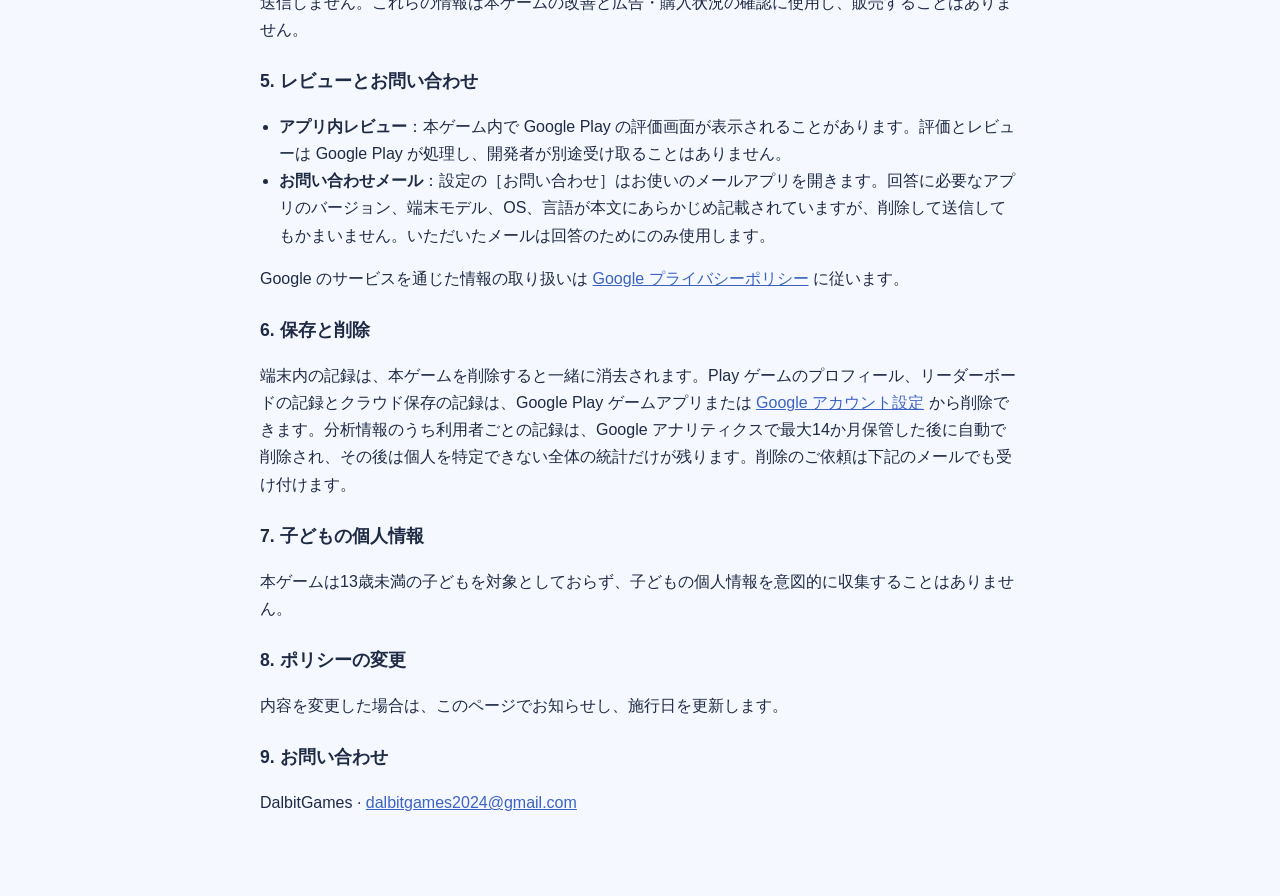
<file: flappy-whale/privacy/index.html>
<!doctype html>
<html lang="ko">
<head>
<meta charset="utf-8">
<meta name="viewport" content="width=device-width, initial-scale=1">
<title>난다고래 (Flappy Whale) 개인정보처리방침 / Privacy Policy</title>
<style>
  :root { color-scheme: light dark; --fg: #1f2a44; --muted: #5d6a86; --bg: #f5f8ff; --line: #d6e0f2; --accent: #3c63c4; }
  @media (prefers-color-scheme: dark) { :root { --fg: #e4ebfa; --muted: #a3b0cc; --bg: #161b2b; --line: #2c3550; --accent: #8aa8f0; } }
  body { margin: 0; background: var(--bg); color: var(--fg); font: 16px/1.7 -apple-system, "Segoe UI", "Malgun Gothic", "Hiragino Sans", "Yu Gothic", sans-serif; }
  main { max-width: 760px; margin: 0 auto; padding: 32px 16px 64px; }
  nav { display: flex; gap: 12px; margin-bottom: 24px; }
  nav a { color: var(--accent); text-decoration: none; font-weight: 600; }
  section { border-top: 1px solid var(--line); padding-top: 24px; margin-top: 32px; }
  h1 { font-size: 1.5em; margin: 0 0 4px; }
  h2 { font-size: 1.1em; margin: 24px 0 4px; }
  .date { color: var(--muted); margin: 0 0 16px; }
  a { color: var(--accent); word-break: break-all; }
  ul { padding-left: 1.2em; }
</style>
</head>
<body>
<main>
<nav><a href="#ko">한국어</a><a href="#en">English</a><a href="#ja">日本語</a></nav>

<section id="ko" lang="ko">
<h1>난다고래 개인정보처리방침</h1>
<p class="date">시행일: 2026년 10월 31일</p>
<p>DalbitGames(달빛 게임즈, 이하 "개발자")는 모바일 게임 「난다고래」(영문명 Flappy Whale, 이하 "게임")를 제공합니다. 이 방침은 게임이 어떤 정보를 어떻게 다루는지 설명합니다.</p>

<h2>1. 개발자가 직접 수집하는 정보</h2>
<p>없습니다. 게임에는 회원가입이 없고, 개발자는 별도의 서버를 운영하지 않습니다. 게임 진행 기록(점수, 코인, 보석, 스킨)은 이용자의 기기 안에 저장되며, Play 게임즈에 로그인하면 이용자의 Google 계정에도 저장됩니다(2장). 마법 보석 단지 알림은 기기 안에서 예약되며 어떤 정보도 밖으로 보내지 않습니다. 알림은 게임 설정이나 휴대폰 설정에서 끌 수 있습니다. 광고와 앱 사용 분석을 위해 외부 서비스로 보내지는 정보는 4장에서 설명합니다.</p>

<h2>2. Google Play 게임즈 서비스 (선택)</h2>
<p>로그인하면 Play 게임즈 프로필(플레이어 ID, 닉네임, 프로필 이미지)이 게임에 전달됩니다. 판이 끝나면 점수와 착용한 스킨 번호가 리더보드에 등록되고, 게임은 리더보드에 있는 다른 플레이어의 닉네임·점수·스킨 번호를 불러와 레이스에 함께 나오는 고래로 보여 줍니다. 리더보드 공개 범위는 Play 게임즈 프로필 설정에서 정할 수 있습니다. 로그인하지 않아도 랭킹을 제외한 모든 기능을 이용할 수 있습니다.</p>
<p><b>클라우드 저장</b>: 로그인하면 게임 진행 기록(점수, 코인, 보석, 스킨, 꼬리, 꾸러미 구매 여부 등)과 저장한 기기 이름을 Play 게임즈의 저장된 게임 기능으로 이용자의 Google 계정에 저장해, 기기를 바꾸거나 게임을 다시 설치했을 때 불러올 수 있게 합니다. 이 기록은 Google이 보관하며 개발자는 볼 수 없습니다.</p>

<h2>3. 인앱 결제</h2>
<p>인앱 상품(보물 조개 꾸러미) 결제는 Google Play가 처리하며, 개발자는 카드 번호 등 결제 정보를 받지 않습니다. 결제 처리를 위해 Unity Technologies의 Unity IAP를 사용합니다. 구매를 진행하면 상품 정보, 가격, 주문 번호, 구매 영수증과 기기 정보(기기 모델, OS 버전, 언어 등)가 Unity로 전송될 수 있습니다. 자세한 내용은 <a href="https://unity.com/legal/privacy-policy">Unity 개인정보처리방침</a>을 참고해 주세요.</p>

<h2>4. 광고 및 분석</h2>
<p><b>광고</b>: 게임에는 이어하기 기회를 주는 보상형 동영상 광고와, 결과 화면에서 메인으로 돌아갈 때 가끔 나오는 전면 광고가 있습니다. 광고는 Google AdMob이 보여 주며, AdMob을 통해 Unity Technologies의 Unity Ads 광고도 나올 수 있습니다. 광고를 보여 주고 효과를 측정하기 위해 이 광고 회사들이 광고 ID, 기기 정보(기기 모델, OS 버전, 언어 등), IP 주소, 광고를 보고 누른 기록을 수집할 수 있습니다. 보물 조개 꾸러미를 구매하면 광고가 나오지 않습니다.</p>
<p>유럽 경제 지역(EEA)·영국·스위스에서는 처음 실행할 때 Google의 동의 창에서 맞춤 광고 여부를 고를 수 있고, 설정의 [광고 개인정보]에서 언제든 바꿀 수 있습니다. 광고 ID는 휴대폰 설정(Google > 광고)에서 재설정하거나 삭제할 수 있습니다. 자세한 내용은 <a href="https://policies.google.com/technologies/partner-sites">Google이 파트너 앱의 정보를 사용하는 방법</a>과 <a href="https://unity.com/legal/game-player-and-app-user-privacy-policy">Unity 게임 플레이어 개인정보처리방침</a>을 참고해 주세요.</p>
<p><b>미국 일부 주 거주자</b>: 캘리포니아 등 미국 일부 주의 개인정보 보호법은 맞춤 광고를 위해 광고 ID 같은 정보를 광고 회사에 제공하는 것을 개인정보의 "판매" 또는 "공유"로 볼 수 있습니다. 해당 주에서는 설정의 [광고 개인정보]에서 개인정보 판매·공유를 거부할 수 있고, 휴대폰 설정에서 광고 ID를 삭제해도 맞춤 광고를 제한할 수 있습니다. 개발자가 관리하는 정보(분석 기록, 문의 메일)의 열람·삭제·정정은 아래 메일로 요청할 수 있으며, 이 권리를 행사했다는 이유로 불이익을 주지 않습니다.</p>
<p><b>분석</b>: 게임을 개선하기 위해 Google의 Firebase 애널리틱스를 사용합니다. 앱 사용 기록(판 시작·끝, 점수와 도착한 장소, 이어하기 선택, 광고를 보았는지, 꾸러미 화면과 구매 결과, 코인·보석을 얻고 쓴 기록 등)과 기기 정보(기기 모델, OS 버전, 언어, 대략적인 위치(국가·지역), 앱 버전, 앱 인스턴스 ID, 광고 ID)가 Google로 전송됩니다. 이름, 이메일, Play 게임즈 계정처럼 이용자를 직접 알아볼 수 있는 정보는 보내지 않습니다. 이 정보는 게임을 개선하고 광고·구매 현황을 확인하는 데 사용하며, 판매하지 않습니다.</p>

<h2>5. 리뷰와 문의</h2>
<ul>
<li><b>인앱 리뷰</b>: 게임 안에서 Google Play 평가 창이 열릴 수 있습니다. 남긴 별점과 리뷰는 Google Play가 처리하며 개발자는 별도로 받지 않습니다.</li>
<li><b>문의 메일</b>: 설정의 [문의하기]는 이용자의 메일 앱을 엽니다. 답변에 필요한 앱 버전, 기기 모델, OS, 언어가 본문에 미리 적혀 있으며 지우고 보내도 됩니다. 보내 주신 메일은 답변에만 사용합니다.</li>
</ul>
<p>Google 서비스를 통한 정보 처리는 <a href="https://policies.google.com/privacy">Google 개인정보처리방침</a>을 따릅니다.</p>

<h2>6. 보관 및 삭제</h2>
<p>기기 안의 기록은 게임을 삭제하면 함께 지워집니다. Play 게임즈 프로필, 리더보드 기록과 클라우드 저장 기록은 Google Play 게임즈 앱 또는 <a href="https://myaccount.google.com">Google 계정 설정</a>에서 삭제할 수 있습니다. 분석 정보 중 이용자별 기록은 Google 애널리틱스에서 최대 14개월 보관한 뒤 자동으로 지워지고, 그 뒤에는 개인을 알아볼 수 없는 전체 통계만 남습니다. 삭제 요청은 아래 메일로도 받습니다.</p>

<h2>7. 아동의 개인정보</h2>
<p>게임은 13세 미만 아동을 대상으로 하지 않으며, 아동의 개인정보를 의도적으로 수집하지 않습니다.</p>

<h2>8. 방침의 변경</h2>
<p>내용이 바뀌면 이 페이지에 알리고 시행일을 고칩니다.</p>

<h2>9. 문의</h2>
<p>DalbitGames · <a href="mailto:dalbitgames2024@gmail.com">dalbitgames2024@gmail.com</a></p>
</section>

<section id="en" lang="en">
<h1>Flappy Whale Privacy Policy</h1>
<p class="date">Effective date: October 31, 2026</p>
<p>DalbitGames ("we") provides the mobile game Flappy Whale (Korean title 난다고래, "the Game"). This policy explains what information the Game handles and how.</p>

<h2>1. Information we collect directly</h2>
<p>None. The Game has no sign-up, and we do not run our own servers. Your game progress (scores, coins, gems, skins) is stored on your device and, if you sign in to Play Games, also in your Google Account (see section 2). Magic Gem Jar notifications are scheduled on your device and send no information anywhere. You can turn them off in the game settings or your phone settings. Information sent to outside services for ads and app usage analytics is described in section 4.</p>

<h2>2. Google Play Games Services (optional)</h2>
<p>If you sign in, your Play Games profile (player ID, nickname, profile image) is shared with the Game. When a run ends, your score and the number of your equipped skin are submitted to the leaderboard, and the Game loads other players' nicknames, scores and skin numbers from the leaderboard to show them as whales in your race. You can control who sees your leaderboard activity in your Play Games profile settings. All features except the leaderboards are available without signing in.</p>
<p><b>Cloud save</b>: If you sign in, your game progress (scores, coins, gems, skins, trails, whether you bought the pack, etc.) and the name of the device that saved it are stored in your Google Account through Play Games Saved Games, so you can restore it on a new device or after reinstalling. Google keeps this data, and we cannot see it.</p>

<h2>3. In-app purchases</h2>
<p>In-app purchases (Treasure Shell Pack) are processed by Google Play. We never receive your card number or other payment details. The Game uses Unity IAP by Unity Technologies to handle purchases. When you make a purchase, product information, price, order ID, the purchase receipt and device information (device model, OS version, language, etc.) may be sent to Unity. See the <a href="https://unity.com/legal/privacy-policy">Unity Privacy Policy</a> for details.</p>

<h2>4. Ads and analytics</h2>
<p><b>Ads</b>: The Game shows rewarded video ads that give you a chance to continue, and occasional interstitial ads when you return to the main screen from the results screen. Ads are served by Google AdMob, and ads from Unity Ads by Unity Technologies may also be shown through AdMob. To show ads and measure their performance, these ad companies may collect the advertising ID, device information (device model, OS version, language, etc.), IP address, and records of the ads you see and tap. If you buy the Treasure Shell Pack, ads are no longer shown.</p>
<p>In the European Economic Area (EEA), the UK and Switzerland, Google's consent form lets you choose whether to see personalized ads when you first launch the Game, and you can change your choice at any time with [Ad Privacy] in Settings. You can reset or delete your advertising ID in your phone settings (Google &gt; Ads). For details, see <a href="https://policies.google.com/technologies/partner-sites">How Google uses information from sites or apps that use our services</a> and the <a href="https://unity.com/legal/game-player-and-app-user-privacy-policy">Unity Game Player and App User Privacy Policy</a>.</p>
<p><b>Residents of certain US states</b>: Privacy laws in California and some other US states may treat giving information such as the advertising ID to ad companies for personalized ads as a "sale" or "sharing" of personal information. If you live in one of these states, you can opt out of the sale or sharing of your personal information with [Ad Privacy] in Settings, and deleting your advertising ID in your phone settings also limits personalized ads. You can ask us by email to access, delete or correct the information we manage about you (analytics records and support emails), and we will not treat you differently for exercising these rights.</p>
<p><b>Analytics</b>: We use Google's Firebase Analytics to improve the Game. App usage records (run start and end, score and place reached, continue choices, whether you watched an ad, pack screen views and purchase results, coins and gems earned and spent, etc.) and device information (device model, OS version, language, approximate location (country and region), app version, app instance ID, advertising ID) are sent to Google. We do not send information that directly identifies you, such as your name, email or Play Games account. We use this information to improve the Game and to check ad and purchase performance, and we do not sell it.</p>

<h2>5. Reviews and support</h2>
<ul>
<li><b>In-app review</b>: The Game may show the Google Play rating dialog. Ratings and reviews you leave are handled by Google Play, and we do not receive them separately.</li>
<li><b>Support email</b>: [Contact Us] in Settings opens your email app. The app version, device model, OS and language are pre-filled in the message to help us answer; you may delete them before sending. We use your email only to reply to you.</li>
</ul>
<p>Information processed through Google services is handled under the <a href="https://policies.google.com/privacy">Google Privacy Policy</a>.</p>

<h2>6. Retention and deletion</h2>
<p>Data on your device is removed when you uninstall the Game. You can delete your Play Games profile, leaderboard records and cloud saves in the Google Play Games app or in your <a href="https://myaccount.google.com">Google Account settings</a>. Per-user analytics records are kept in Google Analytics for up to 14 months and then deleted automatically, leaving only overall statistics that cannot identify you. You can also ask us to delete data by email.</p>

<h2>7. Children's privacy</h2>
<p>The Game is not directed to children under 13, and we do not knowingly collect personal information from children.</p>

<h2>8. Changes to this policy</h2>
<p>If this policy changes, we will post the update on this page and revise the effective date.</p>

<h2>9. Contact</h2>
<p>DalbitGames · <a href="mailto:dalbitgames2024@gmail.com">dalbitgames2024@gmail.com</a></p>
</section>

<section id="ja" lang="ja">
<h1>Flappy Whale プライバシーポリシー</h1>
<p class="date">施行日：2026年10月31日</p>
<p>DalbitGames（以下「開発者」）は、モバイルゲーム「Flappy Whale」（韓国語名：난다고래、以下「本ゲーム」）を提供しています。本ポリシーでは、本ゲームが扱う情報とその取り扱いについて説明します。</p>

<h2>1. 開発者が直接収集する情報</h2>
<p>ありません。本ゲームには会員登録がなく、開発者は独自のサーバーを運営していません。ゲームの進行記録（スコア、コイン、ジェム、スキン）はお使いの端末内に保存され、Play ゲームにログインすると Google アカウントにも保存されます（第2項）。魔法の宝石つぼの通知は端末内で予約され、情報を外部に送信することはありません。通知はゲームの設定または端末の設定でオフにできます。広告とアプリの利用分析のために外部サービスへ送信される情報は第4項で説明します。</p>

<h2>2. Google Play ゲームサービス（任意）</h2>
<p>ログインすると、Play ゲームのプロフィール（プレイヤー ID、ニックネーム、プロフィール画像）が本ゲームに共有されます。プレイが終わるとスコアと装備中のスキン番号がリーダーボードに登録され、本ゲームはリーダーボードにある他のプレイヤーのニックネーム・スコア・スキン番号を読み込んで、レースにいっしょに登場するクジラとして表示します。リーダーボードの公開範囲は Play ゲームのプロフィール設定で変更できます。ログインしなくても、ランキング以外のすべての機能を利用できます。</p>
<p><b>クラウド保存</b>：ログインすると、ゲームの進行記録（スコア、コイン、ジェム、スキン、しっぽ、パック購入の有無など）と保存した端末の名前を、Play ゲームの「保存済みゲーム」機能でお使いの Google アカウントに保存し、端末の変更や再インストールのときに読み込めるようにします。この記録は Google が保管し、開発者が見ることはできません。</p>

<h2>3. アプリ内課金</h2>
<p>アプリ内課金（宝の貝パック）の決済は Google Play が処理し、開発者はカード番号などの決済情報を受け取りません。決済処理には Unity Technologies の Unity IAP を使用します。購入を行うと、商品情報、価格、注文番号、購入レシートと端末情報（端末モデル、OS バージョン、言語など）が Unity に送信される場合があります。詳しくは <a href="https://unity.com/legal/privacy-policy">Unity プライバシーポリシー</a> をご覧ください。</p>

<h2>4. 広告と分析</h2>
<p><b>広告</b>：本ゲームには、コンティニューのチャンスがもらえるリワード動画広告と、結果画面からメインに戻るときにときどき表示されるインタースティシャル広告があります。広告は Google AdMob が表示し、AdMob を通じて Unity Technologies の Unity Ads の広告が表示されることもあります。広告の表示と効果測定のため、これらの広告会社が広告 ID、端末情報（端末モデル、OS バージョン、言語など）、IP アドレス、広告の表示・タップの記録を収集する場合があります。宝の貝パックを購入すると、広告は表示されなくなります。</p>
<p>欧州経済領域（EEA）・英国・スイスでは、初回起動時に Google の同意画面でパーソナライズ広告を受け取るかどうかを選べます。選択は設定の［広告のプライバシー］からいつでも変更できます。広告 ID は端末の設定（Google &gt; 広告）でリセットまたは削除できます。詳しくは <a href="https://policies.google.com/technologies/partner-sites">Google によるパートナーのサイトやアプリからの情報の使用</a> と <a href="https://unity.com/legal/game-player-and-app-user-privacy-policy">Unity ゲームプレイヤーおよびアプリユーザーのプライバシーポリシー</a> をご覧ください。</p>
<p><b>米国の一部の州にお住まいの方</b>：カリフォルニア州など米国の一部の州のプライバシー法では、パーソナライズ広告のために広告 ID などの情報を広告会社に提供することが、個人情報の「販売」または「共有」とみなされる場合があります。該当する州では、設定の［広告のプライバシー］から個人情報の販売・共有を拒否できます。端末の設定で広告 ID を削除しても、パーソナライズ広告を制限できます。開発者が管理する情報（分析の記録、お問い合わせメール）の開示・削除・訂正は下記のメールでご依頼いただけます。これらの権利を行使したことを理由に、不利益な扱いをすることはありません。</p>
<p><b>分析</b>：本ゲームの改善のため、Google の Firebase アナリティクスを使用します。アプリの利用記録（プレイの開始・終了、スコアと到達した場所、コンティニューの選択、広告を見たかどうか、パック画面の表示と購入結果、コイン・ジェムの獲得と使用の記録など）と端末情報（端末モデル、OS バージョン、言語、おおよその位置（国・地域）、アプリのバージョン、アプリインスタンス ID、広告 ID）が Google に送信されます。氏名、メールアドレス、Play ゲームのアカウントなど、利用者を直接特定できる情報は送信しません。これらの情報は本ゲームの改善と広告・購入状況の確認に使用し、販売することはありません。</p>

<h2>5. レビューとお問い合わせ</h2>
<ul>
<li><b>アプリ内レビュー</b>：本ゲーム内で Google Play の評価画面が表示されることがあります。評価とレビューは Google Play が処理し、開発者が別途受け取ることはありません。</li>
<li><b>お問い合わせメール</b>：設定の［お問い合わせ］はお使いのメールアプリを開きます。回答に必要なアプリのバージョン、端末モデル、OS、言語が本文にあらかじめ記載されていますが、削除して送信してもかまいません。いただいたメールは回答のためにのみ使用します。</li>
</ul>
<p>Google のサービスを通じた情報の取り扱いは <a href="https://policies.google.com/privacy">Google プライバシーポリシー</a> に従います。</p>

<h2>6. 保存と削除</h2>
<p>端末内の記録は、本ゲームを削除すると一緒に消去されます。Play ゲームのプロフィール、リーダーボードの記録とクラウド保存の記録は、Google Play ゲームアプリまたは <a href="https://myaccount.google.com">Google アカウント設定</a> から削除できます。分析情報のうち利用者ごとの記録は、Google アナリティクスで最大14か月保管した後に自動で削除され、その後は個人を特定できない全体の統計だけが残ります。削除のご依頼は下記のメールでも受け付けます。</p>

<h2>7. 子どもの個人情報</h2>
<p>本ゲームは13歳未満の子どもを対象としておらず、子どもの個人情報を意図的に収集することはありません。</p>

<h2>8. ポリシーの変更</h2>
<p>内容を変更した場合は、このページでお知らせし、施行日を更新します。</p>

<h2>9. お問い合わせ</h2>
<p>DalbitGames · <a href="mailto:dalbitgames2024@gmail.com">dalbitgames2024@gmail.com</a></p>
</section>
</main>
</body>
</html>
</file>
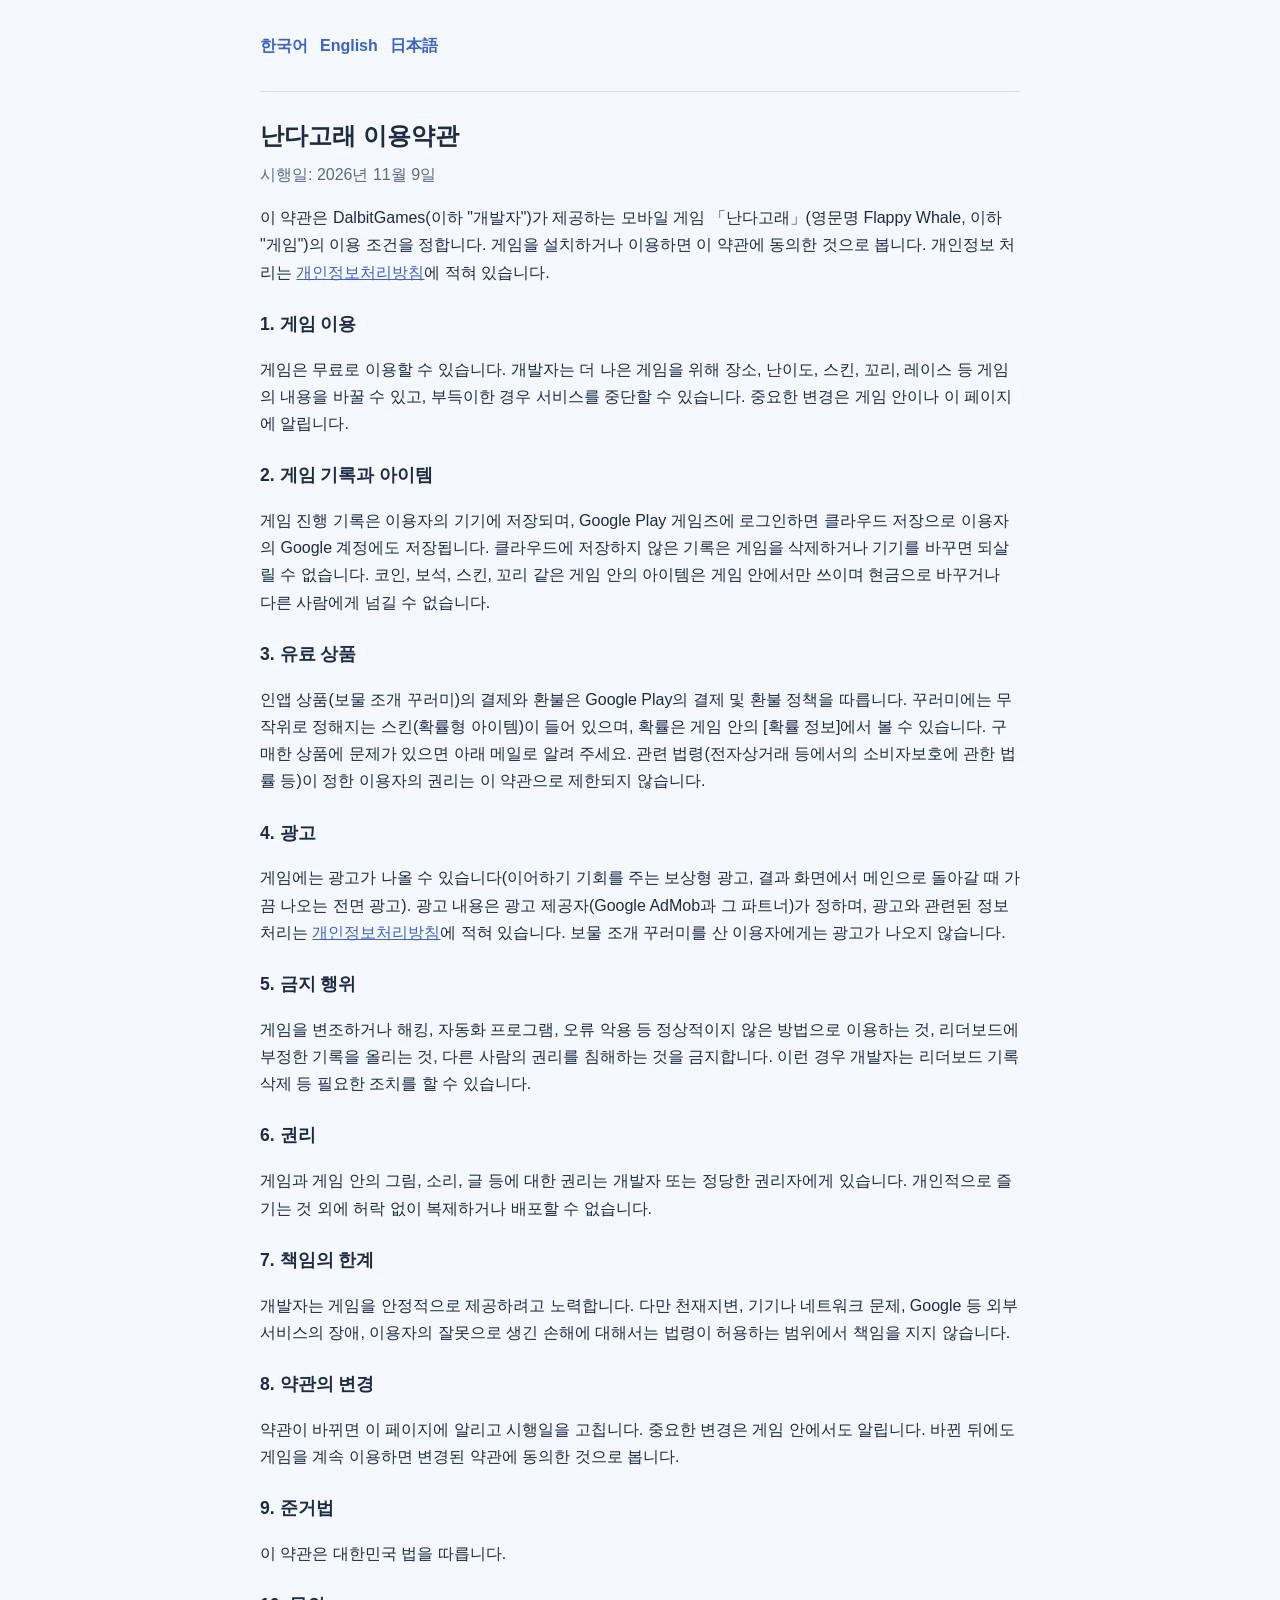
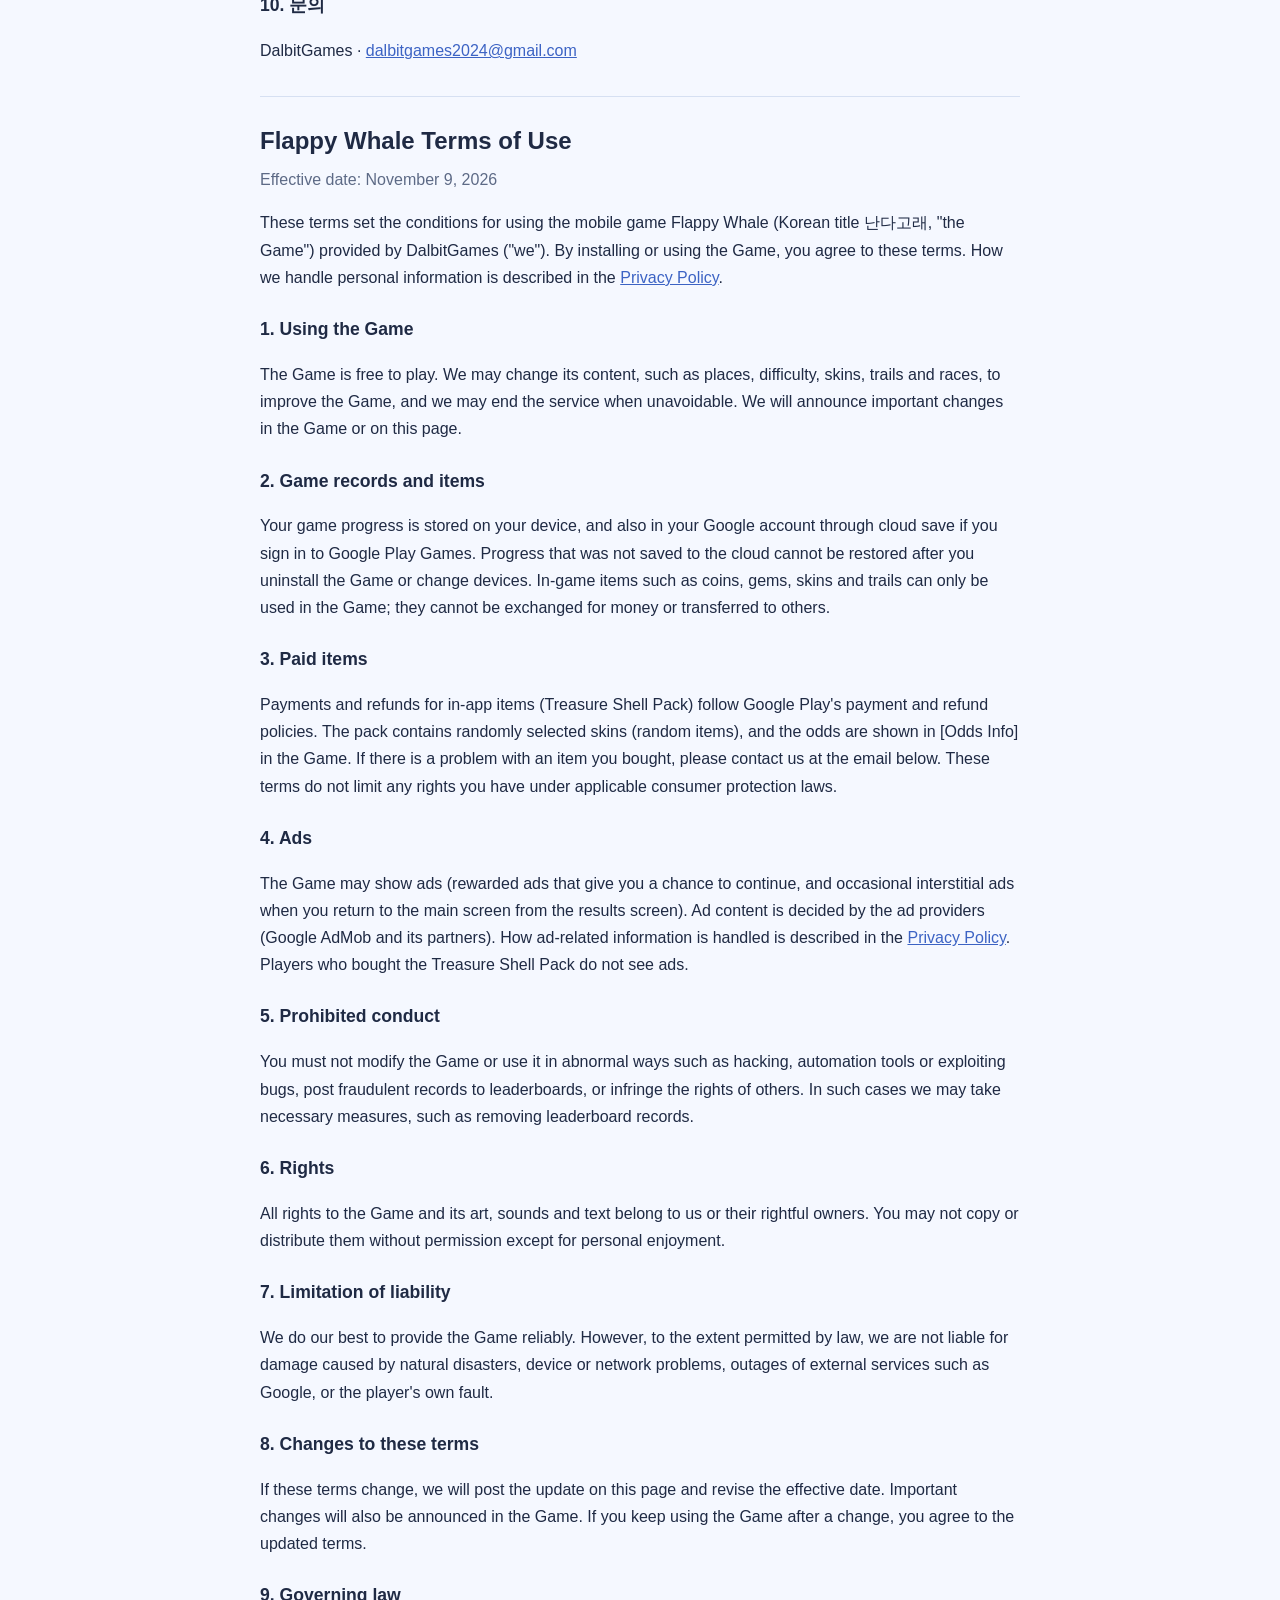
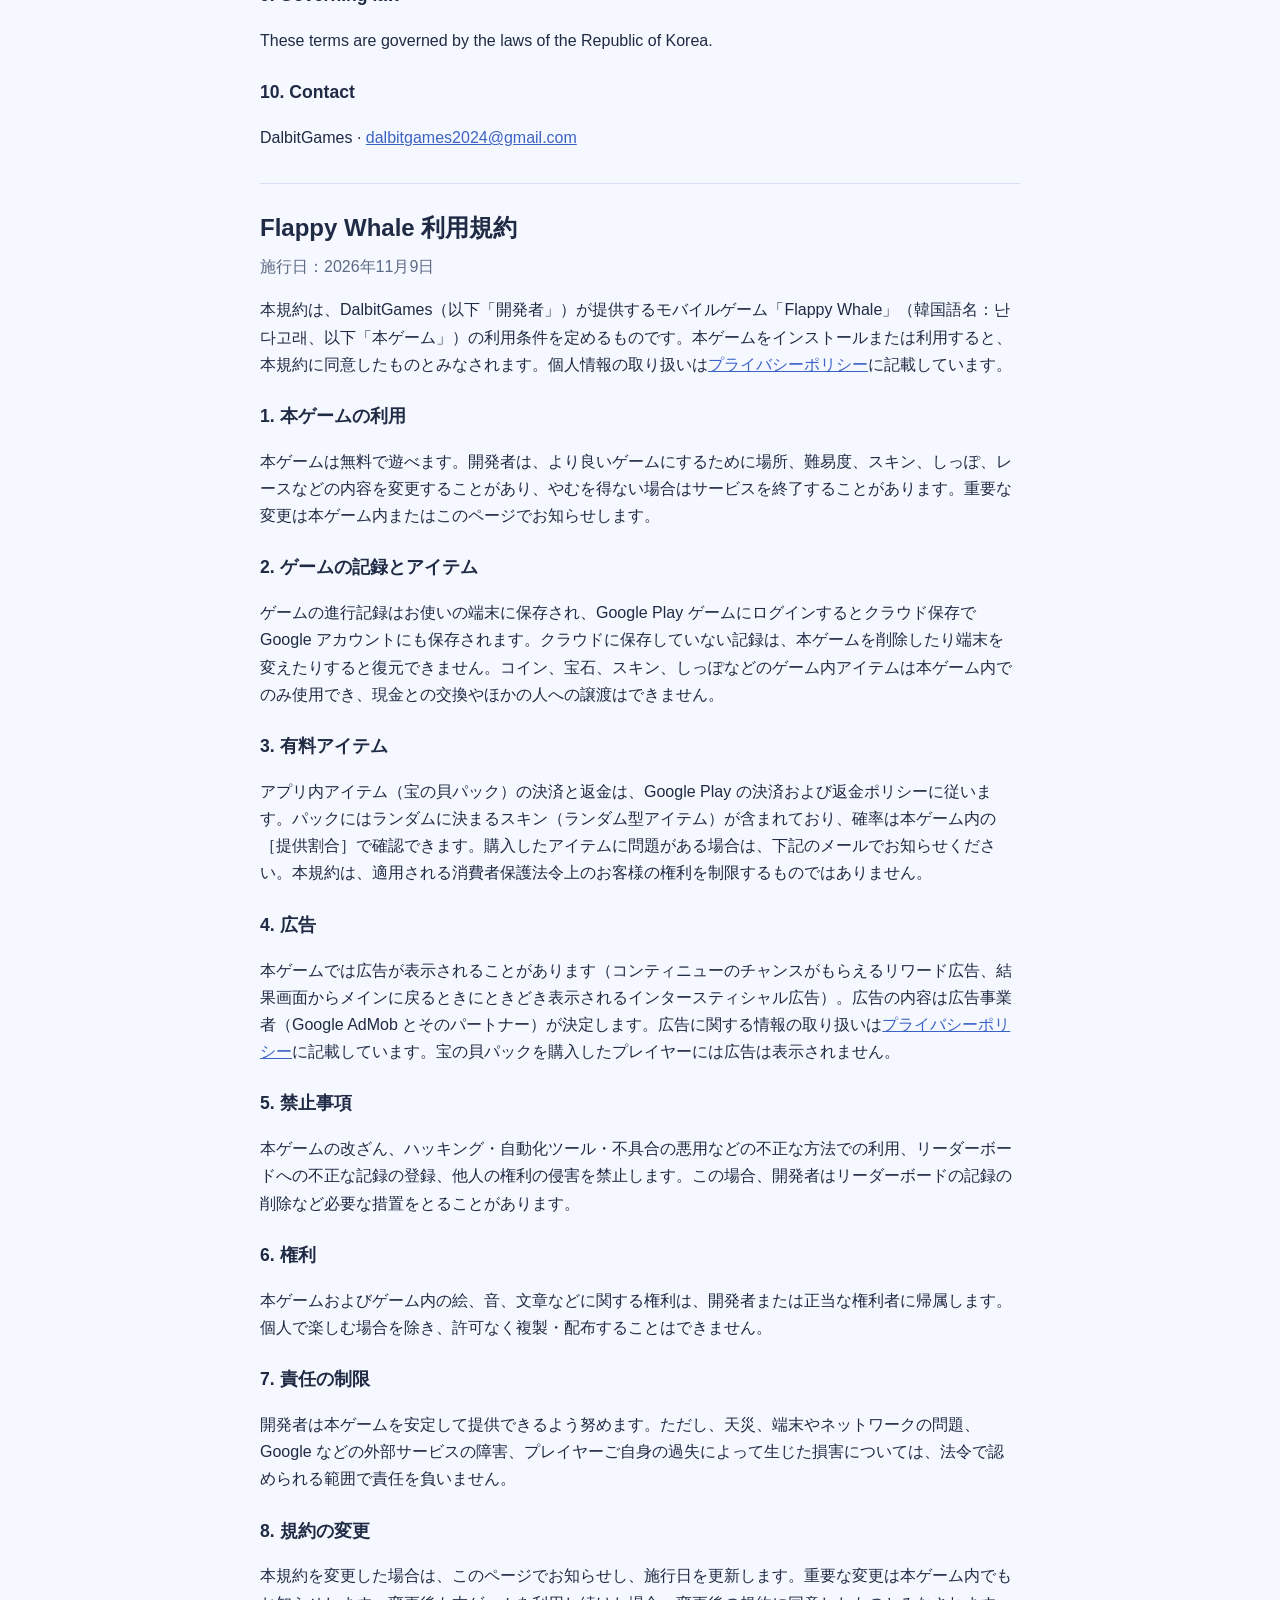
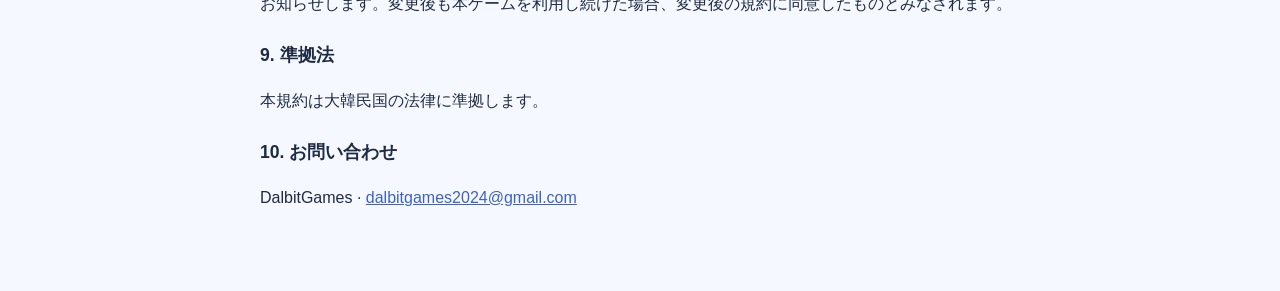
<file: flappy-whale/terms/index.html>
<!doctype html>
<html lang="ko">
<head>
<meta charset="utf-8">
<meta name="viewport" content="width=device-width, initial-scale=1">
<title>난다고래 (Flappy Whale) 이용약관 / Terms of Use</title>
<style>
  :root { color-scheme: light dark; --fg: #1f2a44; --muted: #5d6a86; --bg: #f5f8ff; --line: #d6e0f2; --accent: #3c63c4; }
  @media (prefers-color-scheme: dark) { :root { --fg: #e4ebfa; --muted: #a3b0cc; --bg: #161b2b; --line: #2c3550; --accent: #8aa8f0; } }
  body { margin: 0; background: var(--bg); color: var(--fg); font: 16px/1.7 -apple-system, "Segoe UI", "Malgun Gothic", "Hiragino Sans", "Yu Gothic", sans-serif; }
  main { max-width: 760px; margin: 0 auto; padding: 32px 16px 64px; }
  nav { display: flex; gap: 12px; margin-bottom: 24px; }
  nav a { color: var(--accent); text-decoration: none; font-weight: 600; }
  section { border-top: 1px solid var(--line); padding-top: 24px; margin-top: 32px; }
  h1 { font-size: 1.5em; margin: 0 0 4px; }
  h2 { font-size: 1.1em; margin: 24px 0 4px; }
  .date { color: var(--muted); margin: 0 0 16px; }
  a { color: var(--accent); word-break: break-all; }
  ul { padding-left: 1.2em; }
</style>
</head>
<body>
<main>
<nav><a href="#ko">한국어</a><a href="#en">English</a><a href="#ja">日本語</a></nav>

<section id="ko" lang="ko">
<h1>난다고래 이용약관</h1>
<p class="date">시행일: 2026년 11월 9일</p>
<p>이 약관은 DalbitGames(이하 "개발자")가 제공하는 모바일 게임 「난다고래」(영문명 Flappy Whale, 이하 "게임")의 이용 조건을 정합니다. 게임을 설치하거나 이용하면 이 약관에 동의한 것으로 봅니다. 개인정보 처리는 <a href="../privacy/#ko">개인정보처리방침</a>에 적혀 있습니다.</p>

<h2>1. 게임 이용</h2>
<p>게임은 무료로 이용할 수 있습니다. 개발자는 더 나은 게임을 위해 장소, 난이도, 스킨, 꼬리, 레이스 등 게임의 내용을 바꿀 수 있고, 부득이한 경우 서비스를 중단할 수 있습니다. 중요한 변경은 게임 안이나 이 페이지에 알립니다.</p>

<h2>2. 게임 기록과 아이템</h2>
<p>게임 진행 기록은 이용자의 기기에 저장되며, Google Play 게임즈에 로그인하면 클라우드 저장으로 이용자의 Google 계정에도 저장됩니다. 클라우드에 저장하지 않은 기록은 게임을 삭제하거나 기기를 바꾸면 되살릴 수 없습니다. 코인, 보석, 스킨, 꼬리 같은 게임 안의 아이템은 게임 안에서만 쓰이며 현금으로 바꾸거나 다른 사람에게 넘길 수 없습니다.</p>

<h2>3. 유료 상품</h2>
<p>인앱 상품(보물 조개 꾸러미)의 결제와 환불은 Google Play의 결제 및 환불 정책을 따릅니다. 꾸러미에는 무작위로 정해지는 스킨(확률형 아이템)이 들어 있으며, 확률은 게임 안의 [확률 정보]에서 볼 수 있습니다. 구매한 상품에 문제가 있으면 아래 메일로 알려 주세요. 관련 법령(전자상거래 등에서의 소비자보호에 관한 법률 등)이 정한 이용자의 권리는 이 약관으로 제한되지 않습니다.</p>

<h2>4. 광고</h2>
<p>게임에는 광고가 나올 수 있습니다(이어하기 기회를 주는 보상형 광고, 결과 화면에서 메인으로 돌아갈 때 가끔 나오는 전면 광고). 광고 내용은 광고 제공자(Google AdMob과 그 파트너)가 정하며, 광고와 관련된 정보 처리는 <a href="../privacy/#ko">개인정보처리방침</a>에 적혀 있습니다. 보물 조개 꾸러미를 산 이용자에게는 광고가 나오지 않습니다.</p>

<h2>5. 금지 행위</h2>
<p>게임을 변조하거나 해킹, 자동화 프로그램, 오류 악용 등 정상적이지 않은 방법으로 이용하는 것, 리더보드에 부정한 기록을 올리는 것, 다른 사람의 권리를 침해하는 것을 금지합니다. 이런 경우 개발자는 리더보드 기록 삭제 등 필요한 조치를 할 수 있습니다.</p>

<h2>6. 권리</h2>
<p>게임과 게임 안의 그림, 소리, 글 등에 대한 권리는 개발자 또는 정당한 권리자에게 있습니다. 개인적으로 즐기는 것 외에 허락 없이 복제하거나 배포할 수 없습니다.</p>

<h2>7. 책임의 한계</h2>
<p>개발자는 게임을 안정적으로 제공하려고 노력합니다. 다만 천재지변, 기기나 네트워크 문제, Google 등 외부 서비스의 장애, 이용자의 잘못으로 생긴 손해에 대해서는 법령이 허용하는 범위에서 책임을 지지 않습니다.</p>

<h2>8. 약관의 변경</h2>
<p>약관이 바뀌면 이 페이지에 알리고 시행일을 고칩니다. 중요한 변경은 게임 안에서도 알립니다. 바뀐 뒤에도 게임을 계속 이용하면 변경된 약관에 동의한 것으로 봅니다.</p>

<h2>9. 준거법</h2>
<p>이 약관은 대한민국 법을 따릅니다.</p>

<h2>10. 문의</h2>
<p>DalbitGames · <a href="mailto:dalbitgames2024@gmail.com">dalbitgames2024@gmail.com</a></p>
</section>

<section id="en" lang="en">
<h1>Flappy Whale Terms of Use</h1>
<p class="date">Effective date: November 9, 2026</p>
<p>These terms set the conditions for using the mobile game Flappy Whale (Korean title 난다고래, "the Game") provided by DalbitGames ("we"). By installing or using the Game, you agree to these terms. How we handle personal information is described in the <a href="../privacy/#en">Privacy Policy</a>.</p>

<h2>1. Using the Game</h2>
<p>The Game is free to play. We may change its content, such as places, difficulty, skins, trails and races, to improve the Game, and we may end the service when unavoidable. We will announce important changes in the Game or on this page.</p>

<h2>2. Game records and items</h2>
<p>Your game progress is stored on your device, and also in your Google account through cloud save if you sign in to Google Play Games. Progress that was not saved to the cloud cannot be restored after you uninstall the Game or change devices. In-game items such as coins, gems, skins and trails can only be used in the Game; they cannot be exchanged for money or transferred to others.</p>

<h2>3. Paid items</h2>
<p>Payments and refunds for in-app items (Treasure Shell Pack) follow Google Play's payment and refund policies. The pack contains randomly selected skins (random items), and the odds are shown in [Odds Info] in the Game. If there is a problem with an item you bought, please contact us at the email below. These terms do not limit any rights you have under applicable consumer protection laws.</p>

<h2>4. Ads</h2>
<p>The Game may show ads (rewarded ads that give you a chance to continue, and occasional interstitial ads when you return to the main screen from the results screen). Ad content is decided by the ad providers (Google AdMob and its partners). How ad-related information is handled is described in the <a href="../privacy/#en">Privacy Policy</a>. Players who bought the Treasure Shell Pack do not see ads.</p>

<h2>5. Prohibited conduct</h2>
<p>You must not modify the Game or use it in abnormal ways such as hacking, automation tools or exploiting bugs, post fraudulent records to leaderboards, or infringe the rights of others. In such cases we may take necessary measures, such as removing leaderboard records.</p>

<h2>6. Rights</h2>
<p>All rights to the Game and its art, sounds and text belong to us or their rightful owners. You may not copy or distribute them without permission except for personal enjoyment.</p>

<h2>7. Limitation of liability</h2>
<p>We do our best to provide the Game reliably. However, to the extent permitted by law, we are not liable for damage caused by natural disasters, device or network problems, outages of external services such as Google, or the player's own fault.</p>

<h2>8. Changes to these terms</h2>
<p>If these terms change, we will post the update on this page and revise the effective date. Important changes will also be announced in the Game. If you keep using the Game after a change, you agree to the updated terms.</p>

<h2>9. Governing law</h2>
<p>These terms are governed by the laws of the Republic of Korea.</p>

<h2>10. Contact</h2>
<p>DalbitGames · <a href="mailto:dalbitgames2024@gmail.com">dalbitgames2024@gmail.com</a></p>
</section>

<section id="ja" lang="ja">
<h1>Flappy Whale 利用規約</h1>
<p class="date">施行日：2026年11月9日</p>
<p>本規約は、DalbitGames（以下「開発者」）が提供するモバイルゲーム「Flappy Whale」（韓国語名：난다고래、以下「本ゲーム」）の利用条件を定めるものです。本ゲームをインストールまたは利用すると、本規約に同意したものとみなされます。個人情報の取り扱いは<a href="../privacy/#ja">プライバシーポリシー</a>に記載しています。</p>

<h2>1. 本ゲームの利用</h2>
<p>本ゲームは無料で遊べます。開発者は、より良いゲームにするために場所、難易度、スキン、しっぽ、レースなどの内容を変更することがあり、やむを得ない場合はサービスを終了することがあります。重要な変更は本ゲーム内またはこのページでお知らせします。</p>

<h2>2. ゲームの記録とアイテム</h2>
<p>ゲームの進行記録はお使いの端末に保存され、Google Play ゲームにログインするとクラウド保存で Google アカウントにも保存されます。クラウドに保存していない記録は、本ゲームを削除したり端末を変えたりすると復元できません。コイン、宝石、スキン、しっぽなどのゲーム内アイテムは本ゲーム内でのみ使用でき、現金との交換やほかの人への譲渡はできません。</p>

<h2>3. 有料アイテム</h2>
<p>アプリ内アイテム（宝の貝パック）の決済と返金は、Google Play の決済および返金ポリシーに従います。パックにはランダムに決まるスキン（ランダム型アイテム）が含まれており、確率は本ゲーム内の［提供割合］で確認できます。購入したアイテムに問題がある場合は、下記のメールでお知らせください。本規約は、適用される消費者保護法令上のお客様の権利を制限するものではありません。</p>

<h2>4. 広告</h2>
<p>本ゲームでは広告が表示されることがあります（コンティニューのチャンスがもらえるリワード広告、結果画面からメインに戻るときにときどき表示されるインタースティシャル広告）。広告の内容は広告事業者（Google AdMob とそのパートナー）が決定します。広告に関する情報の取り扱いは<a href="../privacy/#ja">プライバシーポリシー</a>に記載しています。宝の貝パックを購入したプレイヤーには広告は表示されません。</p>

<h2>5. 禁止事項</h2>
<p>本ゲームの改ざん、ハッキング・自動化ツール・不具合の悪用などの不正な方法での利用、リーダーボードへの不正な記録の登録、他人の権利の侵害を禁止します。この場合、開発者はリーダーボードの記録の削除など必要な措置をとることがあります。</p>

<h2>6. 権利</h2>
<p>本ゲームおよびゲーム内の絵、音、文章などに関する権利は、開発者または正当な権利者に帰属します。個人で楽しむ場合を除き、許可なく複製・配布することはできません。</p>

<h2>7. 責任の制限</h2>
<p>開発者は本ゲームを安定して提供できるよう努めます。ただし、天災、端末やネットワークの問題、Google などの外部サービスの障害、プレイヤーご自身の過失によって生じた損害については、法令で認められる範囲で責任を負いません。</p>

<h2>8. 規約の変更</h2>
<p>本規約を変更した場合は、このページでお知らせし、施行日を更新します。重要な変更は本ゲーム内でもお知らせします。変更後も本ゲームを利用し続けた場合、変更後の規約に同意したものとみなされます。</p>

<h2>9. 準拠法</h2>
<p>本規約は大韓民国の法律に準拠します。</p>

<h2>10. お問い合わせ</h2>
<p>DalbitGames · <a href="mailto:dalbitgames2024@gmail.com">dalbitgames2024@gmail.com</a></p>
</section>
</main>
</body>
</html>
</file>
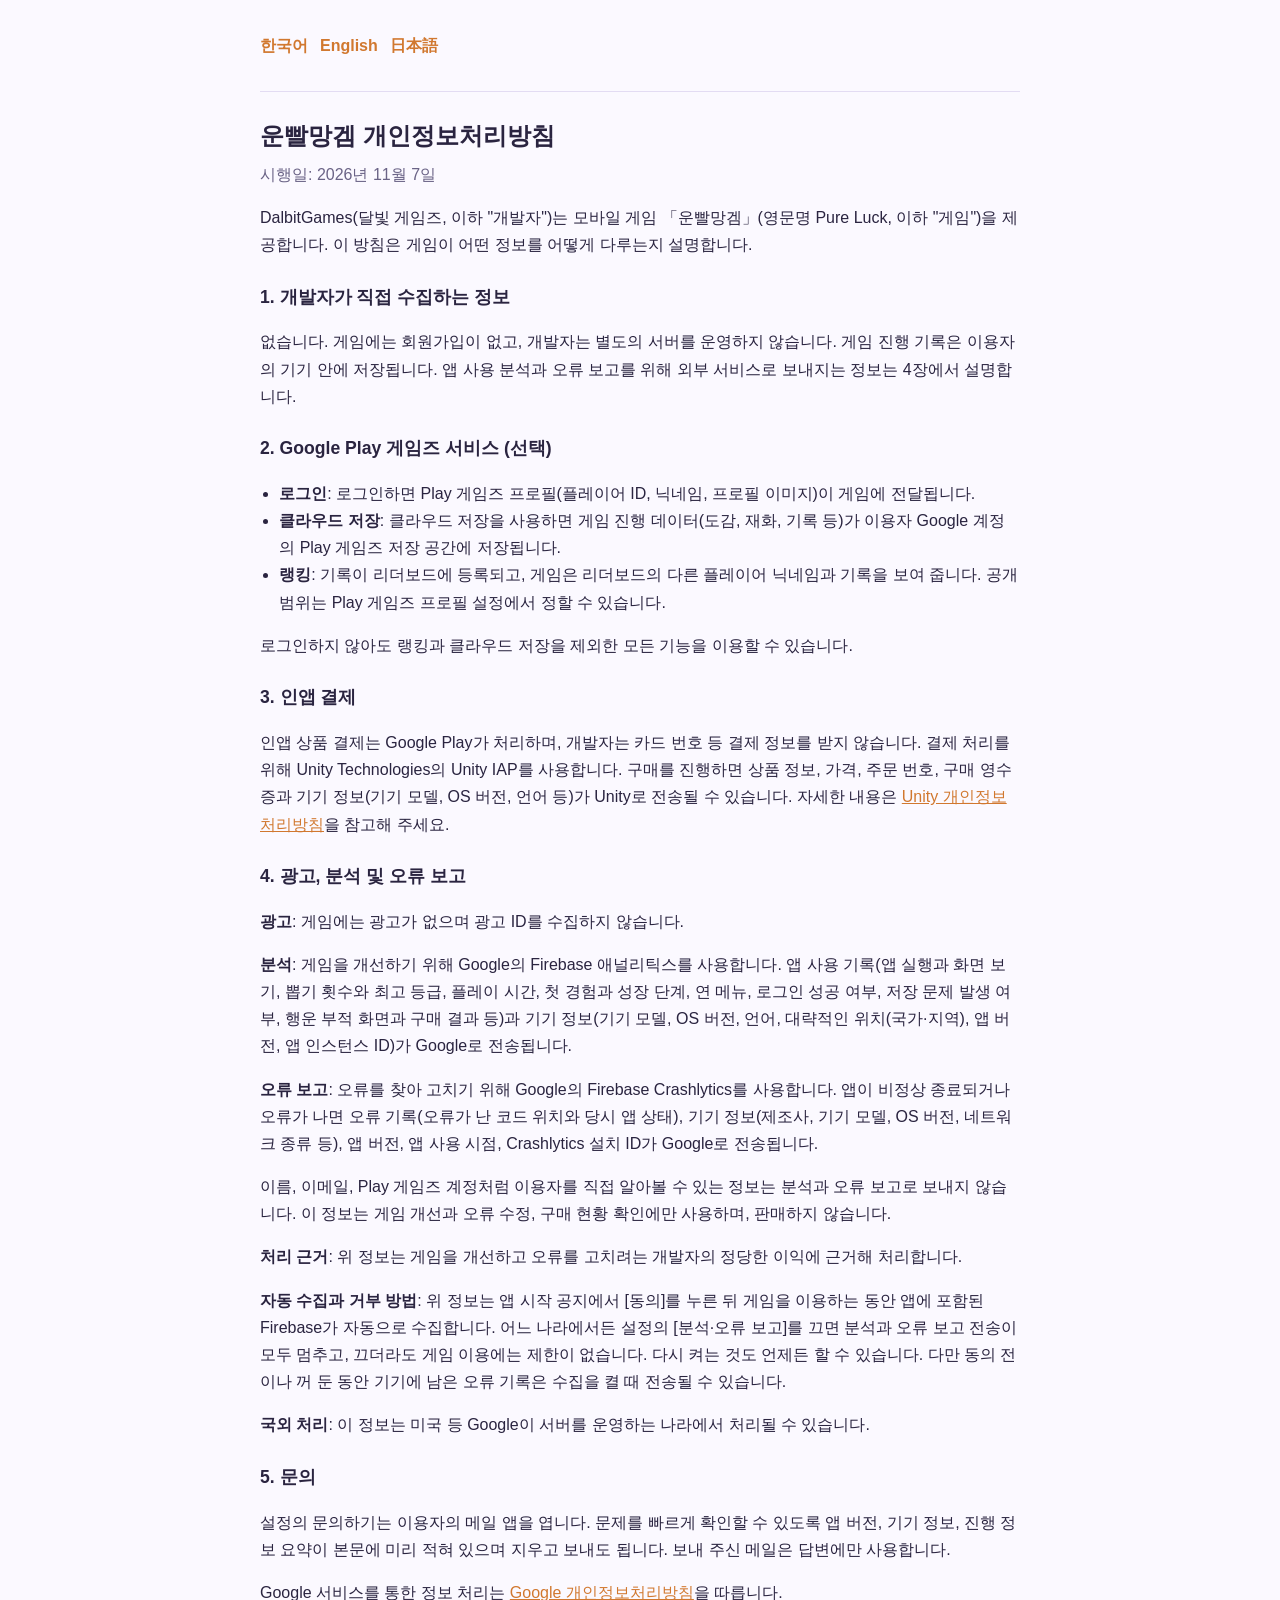
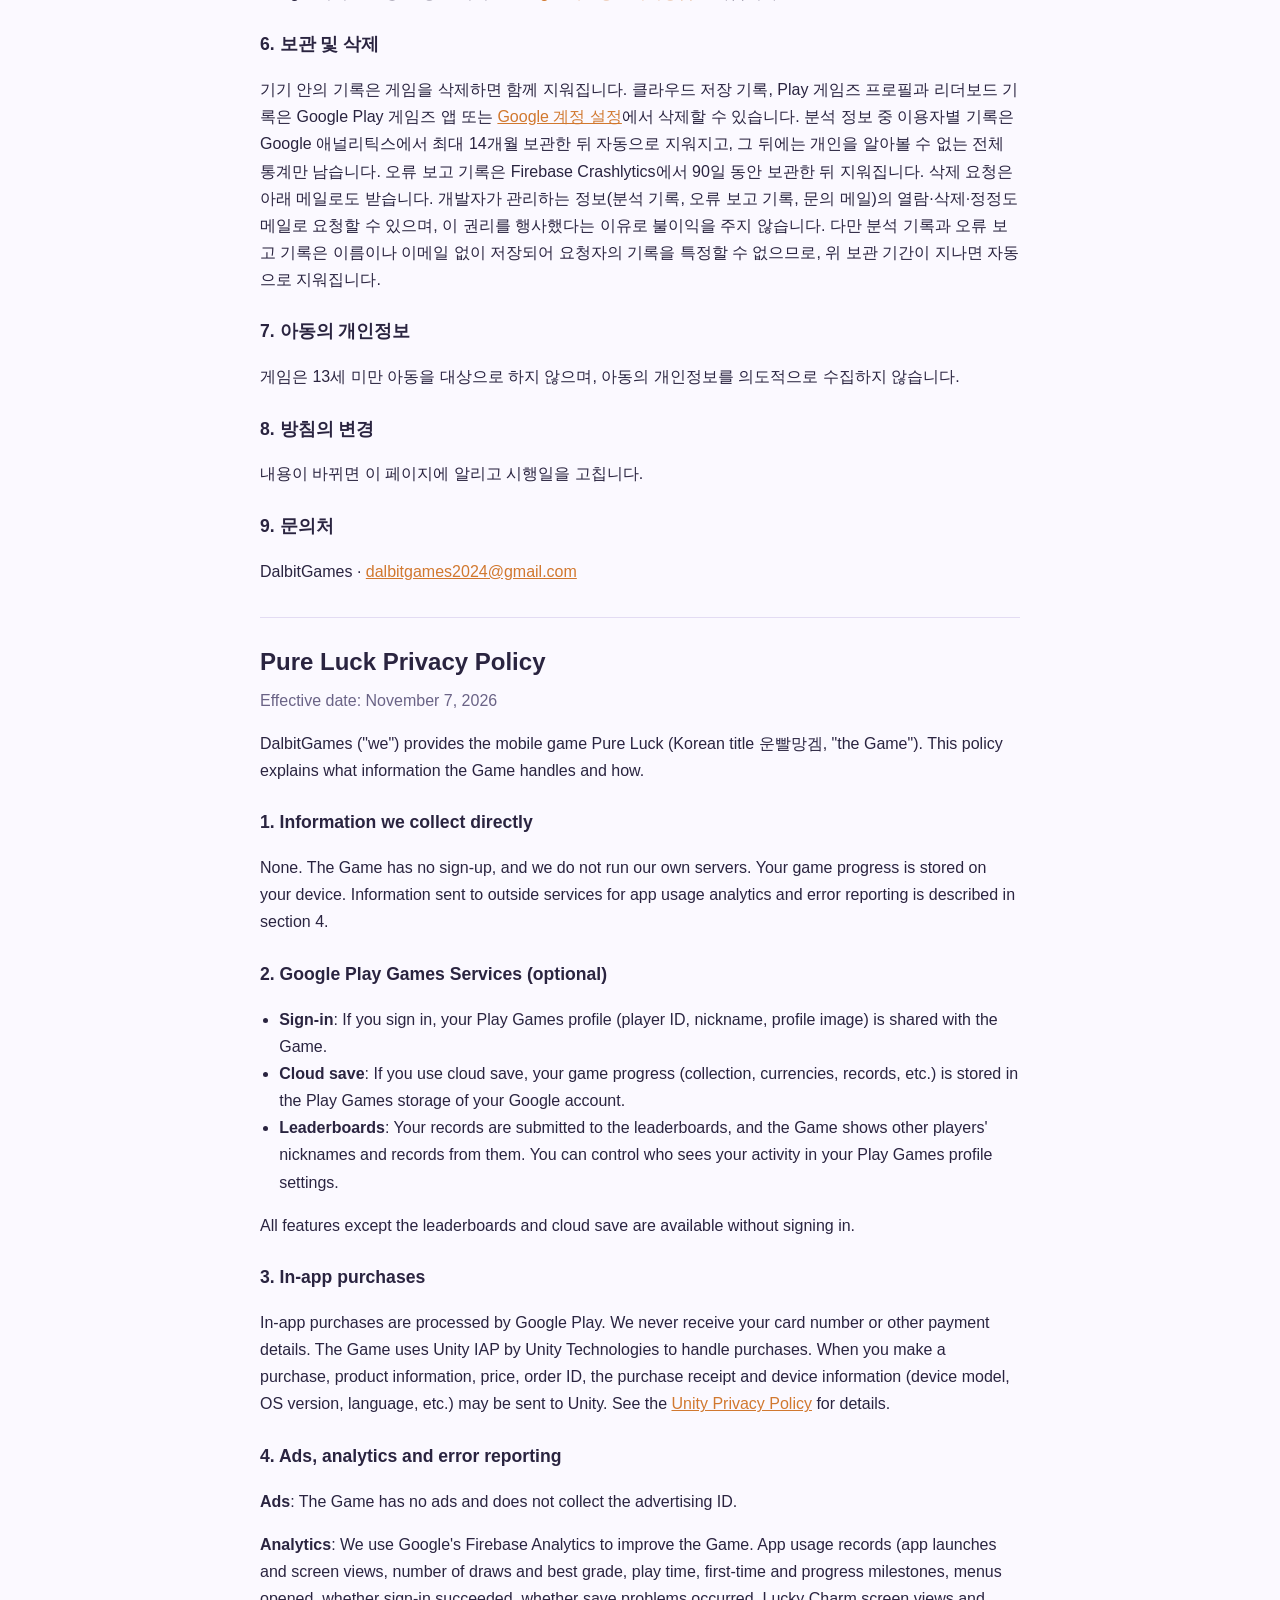
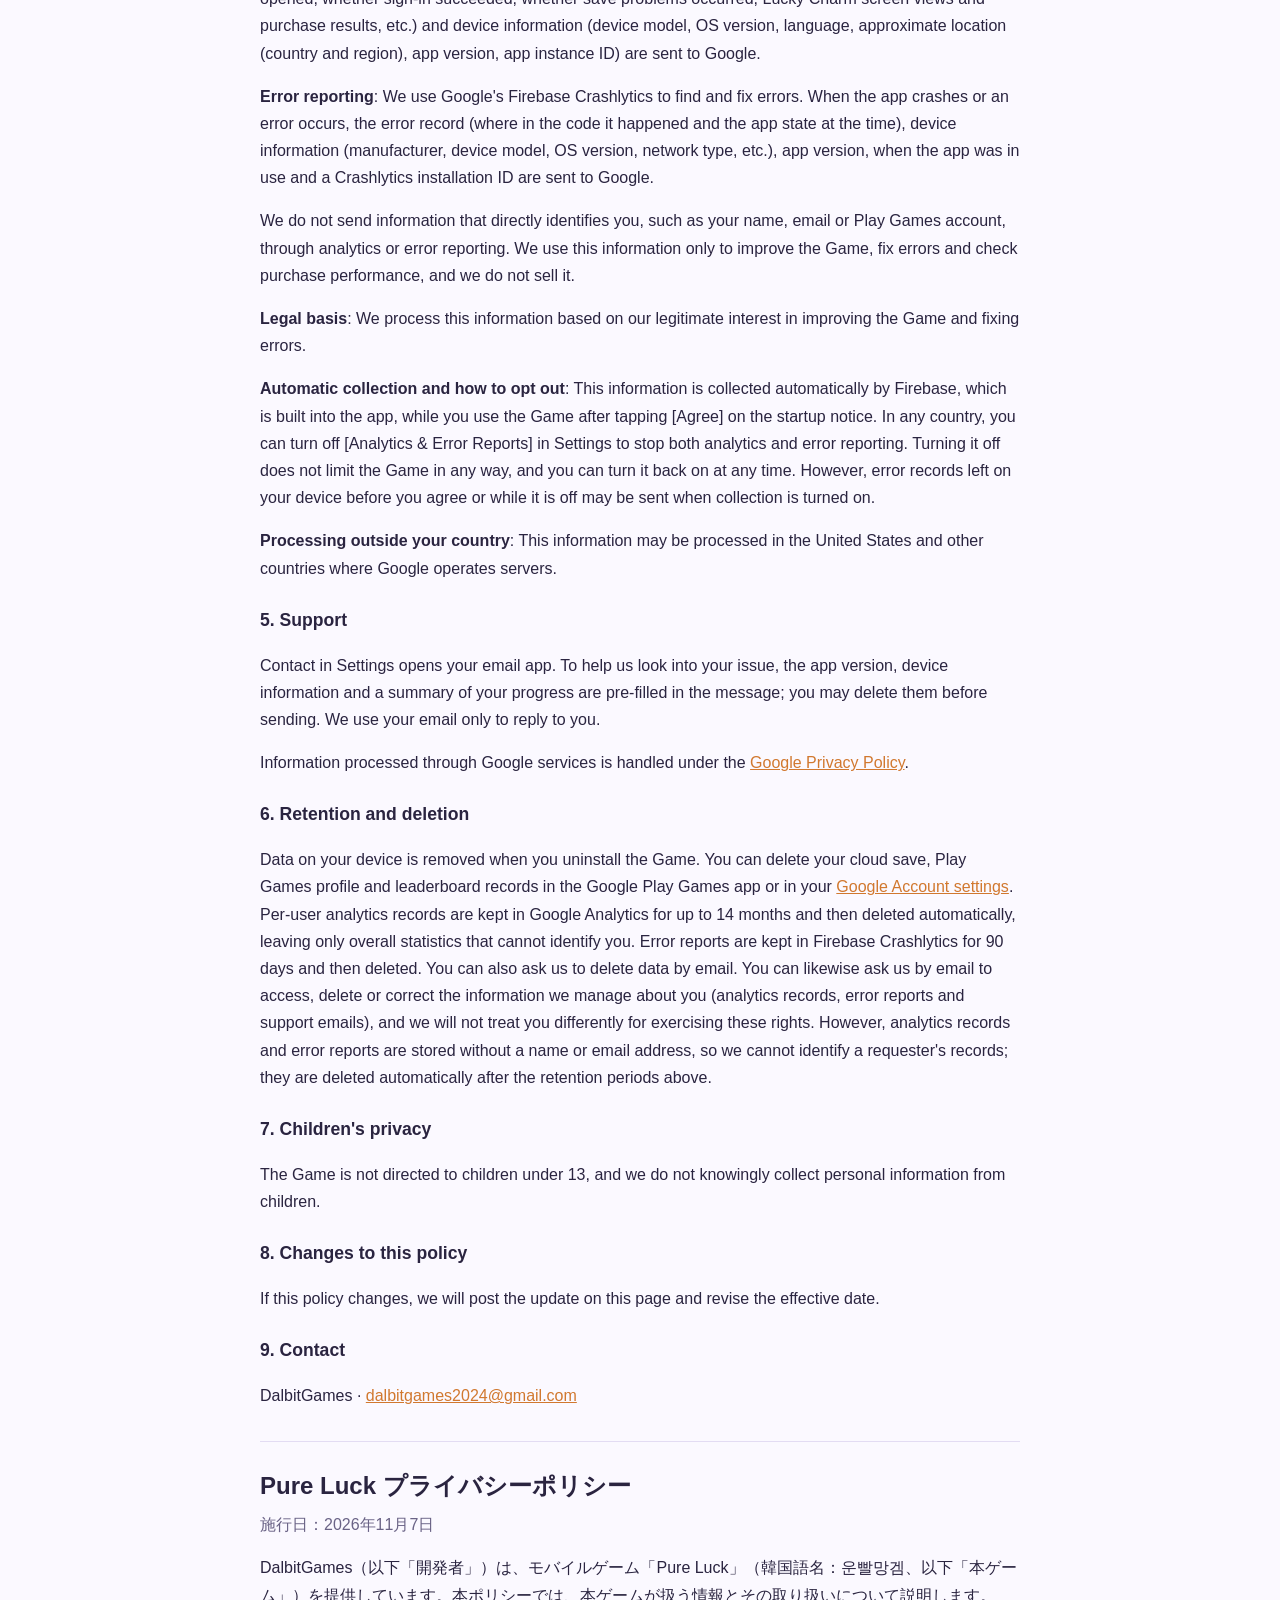
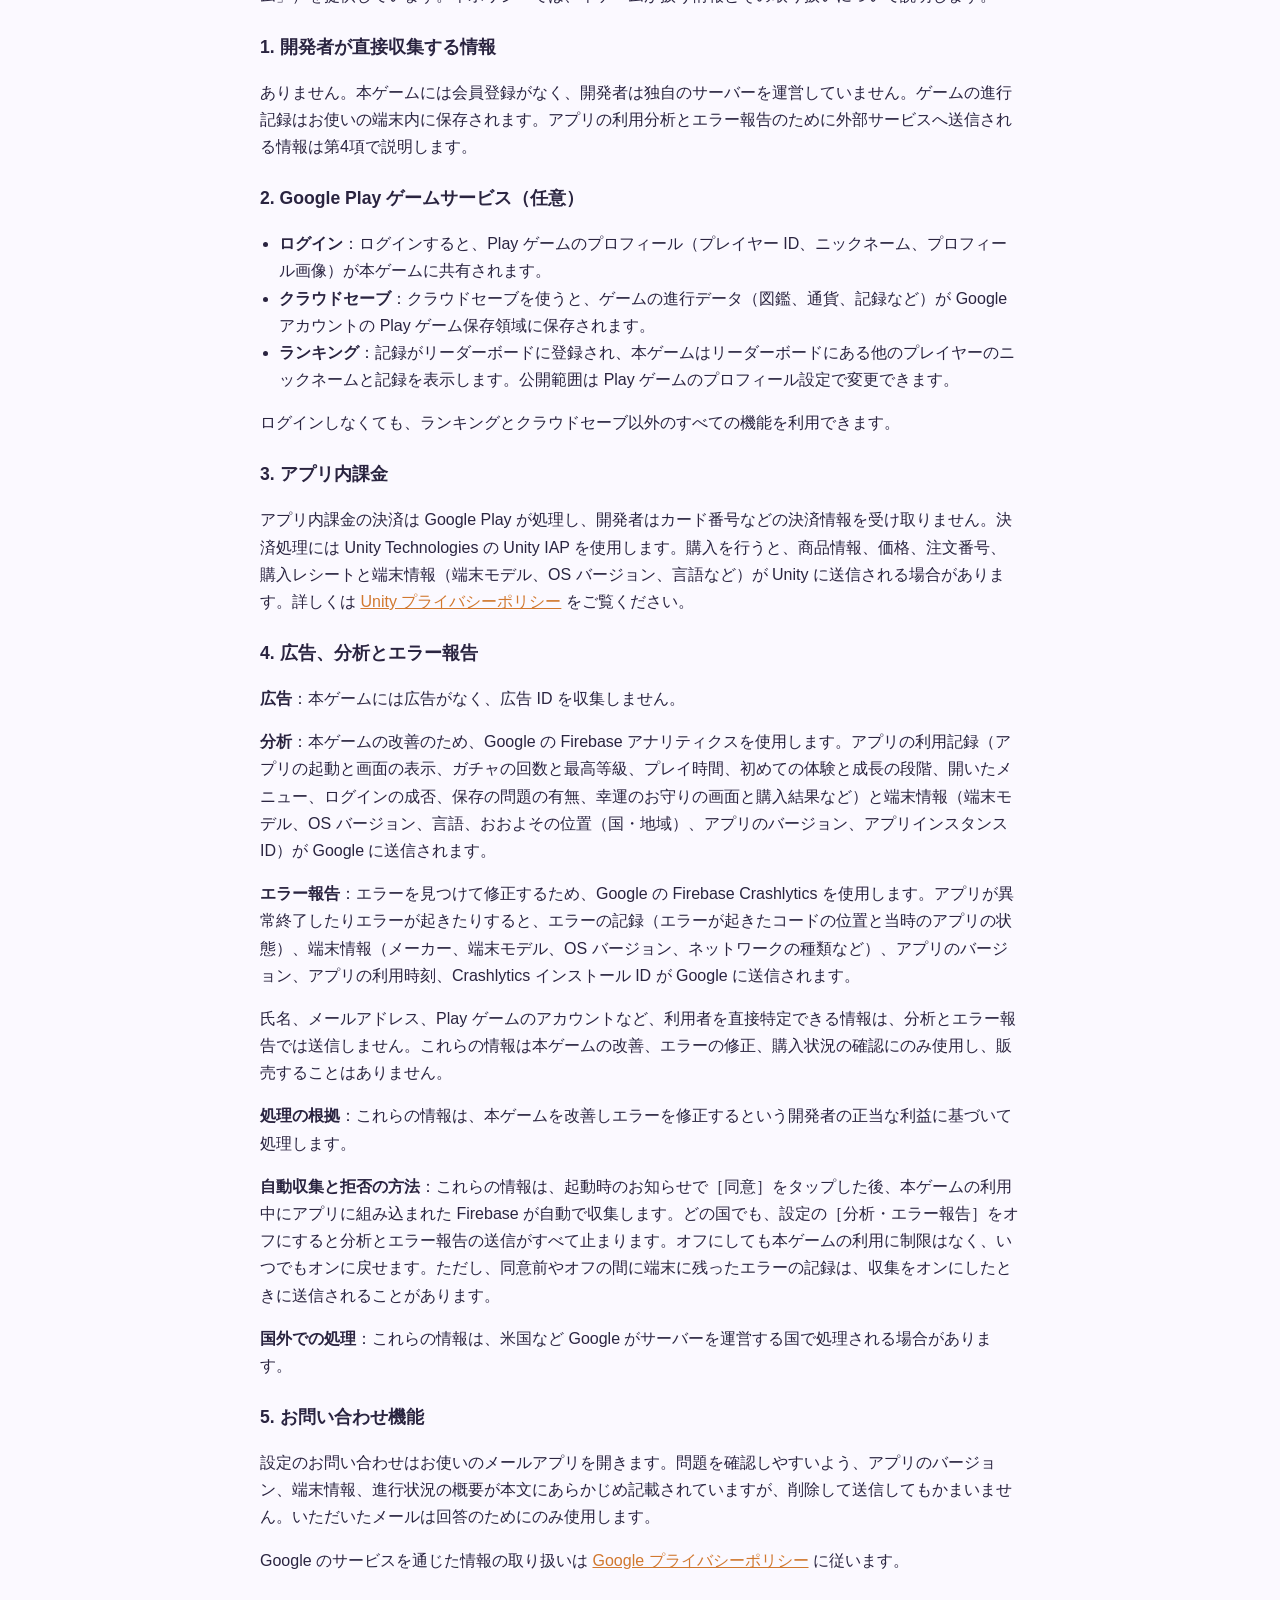
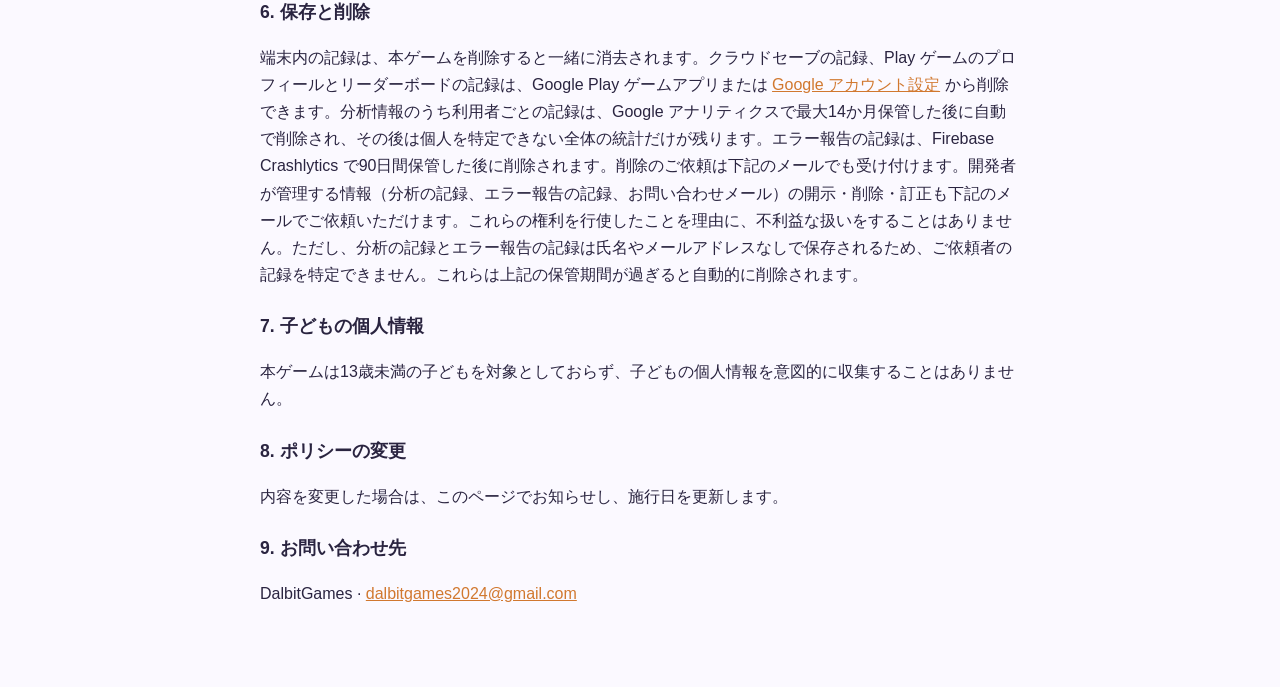
<file: pure-luck/privacy/index.html>
<!doctype html>
<html lang="ko">
<head>
<meta charset="utf-8">
<meta name="viewport" content="width=device-width, initial-scale=1">
<title>운빨망겜 (Pure Luck) 개인정보처리방침 / Privacy Policy</title>
<style>
  :root { color-scheme: light dark; --fg: #2a2440; --muted: #6a6386; --bg: #fbf9ff; --line: #e3dcf3; --accent: #d1782f; }
  @media (prefers-color-scheme: dark) { :root { --fg: #ece8f8; --muted: #b0a8cc; --bg: #1b1826; --line: #352f4a; --accent: #f0a160; } }
  body { margin: 0; background: var(--bg); color: var(--fg); font: 16px/1.7 -apple-system, "Segoe UI", "Malgun Gothic", "Hiragino Sans", "Yu Gothic", sans-serif; }
  main { max-width: 760px; margin: 0 auto; padding: 32px 16px 64px; }
  nav { display: flex; gap: 12px; margin-bottom: 24px; }
  nav a { color: var(--accent); text-decoration: none; font-weight: 600; }
  section { border-top: 1px solid var(--line); padding-top: 24px; margin-top: 32px; }
  h1 { font-size: 1.5em; margin: 0 0 4px; }
  h2 { font-size: 1.1em; margin: 24px 0 4px; }
  .date { color: var(--muted); margin: 0 0 16px; }
  a { color: var(--accent); word-break: break-all; }
  ul { padding-left: 1.2em; }
</style>
</head>
<body>
<main>
<nav><a href="#ko">한국어</a><a href="#en">English</a><a href="#ja">日本語</a></nav>

<section id="ko" lang="ko">
<h1>운빨망겜 개인정보처리방침</h1>
<p class="date">시행일: 2026년 11월 7일</p>
<p>DalbitGames(달빛 게임즈, 이하 "개발자")는 모바일 게임 「운빨망겜」(영문명 Pure Luck, 이하 "게임")을 제공합니다. 이 방침은 게임이 어떤 정보를 어떻게 다루는지 설명합니다.</p>

<h2>1. 개발자가 직접 수집하는 정보</h2>
<p>없습니다. 게임에는 회원가입이 없고, 개발자는 별도의 서버를 운영하지 않습니다. 게임 진행 기록은 이용자의 기기 안에 저장됩니다. 앱 사용 분석과 오류 보고를 위해 외부 서비스로 보내지는 정보는 4장에서 설명합니다.</p>

<h2>2. Google Play 게임즈 서비스 (선택)</h2>
<ul>
<li><b>로그인</b>: 로그인하면 Play 게임즈 프로필(플레이어 ID, 닉네임, 프로필 이미지)이 게임에 전달됩니다.</li>
<li><b>클라우드 저장</b>: 클라우드 저장을 사용하면 게임 진행 데이터(도감, 재화, 기록 등)가 이용자 Google 계정의 Play 게임즈 저장 공간에 저장됩니다.</li>
<li><b>랭킹</b>: 기록이 리더보드에 등록되고, 게임은 리더보드의 다른 플레이어 닉네임과 기록을 보여 줍니다. 공개 범위는 Play 게임즈 프로필 설정에서 정할 수 있습니다.</li>
</ul>
<p>로그인하지 않아도 랭킹과 클라우드 저장을 제외한 모든 기능을 이용할 수 있습니다.</p>

<h2>3. 인앱 결제</h2>
<p>인앱 상품 결제는 Google Play가 처리하며, 개발자는 카드 번호 등 결제 정보를 받지 않습니다. 결제 처리를 위해 Unity Technologies의 Unity IAP를 사용합니다. 구매를 진행하면 상품 정보, 가격, 주문 번호, 구매 영수증과 기기 정보(기기 모델, OS 버전, 언어 등)가 Unity로 전송될 수 있습니다. 자세한 내용은 <a href="https://unity.com/legal/privacy-policy">Unity 개인정보처리방침</a>을 참고해 주세요.</p>

<h2>4. 광고, 분석 및 오류 보고</h2>
<p><b>광고</b>: 게임에는 광고가 없으며 광고 ID를 수집하지 않습니다.</p>
<p><b>분석</b>: 게임을 개선하기 위해 Google의 Firebase 애널리틱스를 사용합니다. 앱 사용 기록(앱 실행과 화면 보기, 뽑기 횟수와 최고 등급, 플레이 시간, 첫 경험과 성장 단계, 연 메뉴, 로그인 성공 여부, 저장 문제 발생 여부, 행운 부적 화면과 구매 결과 등)과 기기 정보(기기 모델, OS 버전, 언어, 대략적인 위치(국가·지역), 앱 버전, 앱 인스턴스 ID)가 Google로 전송됩니다.</p>
<p><b>오류 보고</b>: 오류를 찾아 고치기 위해 Google의 Firebase Crashlytics를 사용합니다. 앱이 비정상 종료되거나 오류가 나면 오류 기록(오류가 난 코드 위치와 당시 앱 상태), 기기 정보(제조사, 기기 모델, OS 버전, 네트워크 종류 등), 앱 버전, 앱 사용 시점, Crashlytics 설치 ID가 Google로 전송됩니다.</p>
<p>이름, 이메일, Play 게임즈 계정처럼 이용자를 직접 알아볼 수 있는 정보는 분석과 오류 보고로 보내지 않습니다. 이 정보는 게임 개선과 오류 수정, 구매 현황 확인에만 사용하며, 판매하지 않습니다.</p>
<p><b>처리 근거</b>: 위 정보는 게임을 개선하고 오류를 고치려는 개발자의 정당한 이익에 근거해 처리합니다.</p>
<p><b>자동 수집과 거부 방법</b>: 위 정보는 앱 시작 공지에서 [동의]를 누른 뒤 게임을 이용하는 동안 앱에 포함된 Firebase가 자동으로 수집합니다. 어느 나라에서든 설정의 [분석·오류 보고]를 끄면 분석과 오류 보고 전송이 모두 멈추고, 끄더라도 게임 이용에는 제한이 없습니다. 다시 켜는 것도 언제든 할 수 있습니다. 다만 동의 전이나 꺼 둔 동안 기기에 남은 오류 기록은 수집을 켤 때 전송될 수 있습니다.</p>
<p><b>국외 처리</b>: 이 정보는 미국 등 Google이 서버를 운영하는 나라에서 처리될 수 있습니다.</p>

<h2>5. 문의</h2>
<p>설정의 문의하기는 이용자의 메일 앱을 엽니다. 문제를 빠르게 확인할 수 있도록 앱 버전, 기기 정보, 진행 정보 요약이 본문에 미리 적혀 있으며 지우고 보내도 됩니다. 보내 주신 메일은 답변에만 사용합니다.</p>
<p>Google 서비스를 통한 정보 처리는 <a href="https://policies.google.com/privacy">Google 개인정보처리방침</a>을 따릅니다.</p>

<h2>6. 보관 및 삭제</h2>
<p>기기 안의 기록은 게임을 삭제하면 함께 지워집니다. 클라우드 저장 기록, Play 게임즈 프로필과 리더보드 기록은 Google Play 게임즈 앱 또는 <a href="https://myaccount.google.com">Google 계정 설정</a>에서 삭제할 수 있습니다. 분석 정보 중 이용자별 기록은 Google 애널리틱스에서 최대 14개월 보관한 뒤 자동으로 지워지고, 그 뒤에는 개인을 알아볼 수 없는 전체 통계만 남습니다. 오류 보고 기록은 Firebase Crashlytics에서 90일 동안 보관한 뒤 지워집니다. 삭제 요청은 아래 메일로도 받습니다. 개발자가 관리하는 정보(분석 기록, 오류 보고 기록, 문의 메일)의 열람·삭제·정정도 메일로 요청할 수 있으며, 이 권리를 행사했다는 이유로 불이익을 주지 않습니다. 다만 분석 기록과 오류 보고 기록은 이름이나 이메일 없이 저장되어 요청자의 기록을 특정할 수 없으므로, 위 보관 기간이 지나면 자동으로 지워집니다.</p>

<h2>7. 아동의 개인정보</h2>
<p>게임은 13세 미만 아동을 대상으로 하지 않으며, 아동의 개인정보를 의도적으로 수집하지 않습니다.</p>

<h2>8. 방침의 변경</h2>
<p>내용이 바뀌면 이 페이지에 알리고 시행일을 고칩니다.</p>

<h2>9. 문의처</h2>
<p>DalbitGames · <a href="mailto:dalbitgames2024@gmail.com">dalbitgames2024@gmail.com</a></p>
</section>

<section id="en" lang="en">
<h1>Pure Luck Privacy Policy</h1>
<p class="date">Effective date: November 7, 2026</p>
<p>DalbitGames ("we") provides the mobile game Pure Luck (Korean title 운빨망겜, "the Game"). This policy explains what information the Game handles and how.</p>

<h2>1. Information we collect directly</h2>
<p>None. The Game has no sign-up, and we do not run our own servers. Your game progress is stored on your device. Information sent to outside services for app usage analytics and error reporting is described in section 4.</p>

<h2>2. Google Play Games Services (optional)</h2>
<ul>
<li><b>Sign-in</b>: If you sign in, your Play Games profile (player ID, nickname, profile image) is shared with the Game.</li>
<li><b>Cloud save</b>: If you use cloud save, your game progress (collection, currencies, records, etc.) is stored in the Play Games storage of your Google account.</li>
<li><b>Leaderboards</b>: Your records are submitted to the leaderboards, and the Game shows other players' nicknames and records from them. You can control who sees your activity in your Play Games profile settings.</li>
</ul>
<p>All features except the leaderboards and cloud save are available without signing in.</p>

<h2>3. In-app purchases</h2>
<p>In-app purchases are processed by Google Play. We never receive your card number or other payment details. The Game uses Unity IAP by Unity Technologies to handle purchases. When you make a purchase, product information, price, order ID, the purchase receipt and device information (device model, OS version, language, etc.) may be sent to Unity. See the <a href="https://unity.com/legal/privacy-policy">Unity Privacy Policy</a> for details.</p>

<h2>4. Ads, analytics and error reporting</h2>
<p><b>Ads</b>: The Game has no ads and does not collect the advertising ID.</p>
<p><b>Analytics</b>: We use Google's Firebase Analytics to improve the Game. App usage records (app launches and screen views, number of draws and best grade, play time, first-time and progress milestones, menus opened, whether sign-in succeeded, whether save problems occurred, Lucky Charm screen views and purchase results, etc.) and device information (device model, OS version, language, approximate location (country and region), app version, app instance ID) are sent to Google.</p>
<p><b>Error reporting</b>: We use Google's Firebase Crashlytics to find and fix errors. When the app crashes or an error occurs, the error record (where in the code it happened and the app state at the time), device information (manufacturer, device model, OS version, network type, etc.), app version, when the app was in use and a Crashlytics installation ID are sent to Google.</p>
<p>We do not send information that directly identifies you, such as your name, email or Play Games account, through analytics or error reporting. We use this information only to improve the Game, fix errors and check purchase performance, and we do not sell it.</p>
<p><b>Legal basis</b>: We process this information based on our legitimate interest in improving the Game and fixing errors.</p>
<p><b>Automatic collection and how to opt out</b>: This information is collected automatically by Firebase, which is built into the app, while you use the Game after tapping [Agree] on the startup notice. In any country, you can turn off [Analytics &amp; Error Reports] in Settings to stop both analytics and error reporting. Turning it off does not limit the Game in any way, and you can turn it back on at any time. However, error records left on your device before you agree or while it is off may be sent when collection is turned on.</p>
<p><b>Processing outside your country</b>: This information may be processed in the United States and other countries where Google operates servers.</p>

<h2>5. Support</h2>
<p>Contact in Settings opens your email app. To help us look into your issue, the app version, device information and a summary of your progress are pre-filled in the message; you may delete them before sending. We use your email only to reply to you.</p>
<p>Information processed through Google services is handled under the <a href="https://policies.google.com/privacy">Google Privacy Policy</a>.</p>

<h2>6. Retention and deletion</h2>
<p>Data on your device is removed when you uninstall the Game. You can delete your cloud save, Play Games profile and leaderboard records in the Google Play Games app or in your <a href="https://myaccount.google.com">Google Account settings</a>. Per-user analytics records are kept in Google Analytics for up to 14 months and then deleted automatically, leaving only overall statistics that cannot identify you. Error reports are kept in Firebase Crashlytics for 90 days and then deleted. You can also ask us to delete data by email. You can likewise ask us by email to access, delete or correct the information we manage about you (analytics records, error reports and support emails), and we will not treat you differently for exercising these rights. However, analytics records and error reports are stored without a name or email address, so we cannot identify a requester's records; they are deleted automatically after the retention periods above.</p>

<h2>7. Children's privacy</h2>
<p>The Game is not directed to children under 13, and we do not knowingly collect personal information from children.</p>

<h2>8. Changes to this policy</h2>
<p>If this policy changes, we will post the update on this page and revise the effective date.</p>

<h2>9. Contact</h2>
<p>DalbitGames · <a href="mailto:dalbitgames2024@gmail.com">dalbitgames2024@gmail.com</a></p>
</section>

<section id="ja" lang="ja">
<h1>Pure Luck プライバシーポリシー</h1>
<p class="date">施行日：2026年11月7日</p>
<p>DalbitGames（以下「開発者」）は、モバイルゲーム「Pure Luck」（韓国語名：운빨망겜、以下「本ゲーム」）を提供しています。本ポリシーでは、本ゲームが扱う情報とその取り扱いについて説明します。</p>

<h2>1. 開発者が直接収集する情報</h2>
<p>ありません。本ゲームには会員登録がなく、開発者は独自のサーバーを運営していません。ゲームの進行記録はお使いの端末内に保存されます。アプリの利用分析とエラー報告のために外部サービスへ送信される情報は第4項で説明します。</p>

<h2>2. Google Play ゲームサービス（任意）</h2>
<ul>
<li><b>ログイン</b>：ログインすると、Play ゲームのプロフィール（プレイヤー ID、ニックネーム、プロフィール画像）が本ゲームに共有されます。</li>
<li><b>クラウドセーブ</b>：クラウドセーブを使うと、ゲームの進行データ（図鑑、通貨、記録など）が Google アカウントの Play ゲーム保存領域に保存されます。</li>
<li><b>ランキング</b>：記録がリーダーボードに登録され、本ゲームはリーダーボードにある他のプレイヤーのニックネームと記録を表示します。公開範囲は Play ゲームのプロフィール設定で変更できます。</li>
</ul>
<p>ログインしなくても、ランキングとクラウドセーブ以外のすべての機能を利用できます。</p>

<h2>3. アプリ内課金</h2>
<p>アプリ内課金の決済は Google Play が処理し、開発者はカード番号などの決済情報を受け取りません。決済処理には Unity Technologies の Unity IAP を使用します。購入を行うと、商品情報、価格、注文番号、購入レシートと端末情報（端末モデル、OS バージョン、言語など）が Unity に送信される場合があります。詳しくは <a href="https://unity.com/legal/privacy-policy">Unity プライバシーポリシー</a> をご覧ください。</p>

<h2>4. 広告、分析とエラー報告</h2>
<p><b>広告</b>：本ゲームには広告がなく、広告 ID を収集しません。</p>
<p><b>分析</b>：本ゲームの改善のため、Google の Firebase アナリティクスを使用します。アプリの利用記録（アプリの起動と画面の表示、ガチャの回数と最高等級、プレイ時間、初めての体験と成長の段階、開いたメニュー、ログインの成否、保存の問題の有無、幸運のお守りの画面と購入結果など）と端末情報（端末モデル、OS バージョン、言語、おおよその位置（国・地域）、アプリのバージョン、アプリインスタンス ID）が Google に送信されます。</p>
<p><b>エラー報告</b>：エラーを見つけて修正するため、Google の Firebase Crashlytics を使用します。アプリが異常終了したりエラーが起きたりすると、エラーの記録（エラーが起きたコードの位置と当時のアプリの状態）、端末情報（メーカー、端末モデル、OS バージョン、ネットワークの種類など）、アプリのバージョン、アプリの利用時刻、Crashlytics インストール ID が Google に送信されます。</p>
<p>氏名、メールアドレス、Play ゲームのアカウントなど、利用者を直接特定できる情報は、分析とエラー報告では送信しません。これらの情報は本ゲームの改善、エラーの修正、購入状況の確認にのみ使用し、販売することはありません。</p>
<p><b>処理の根拠</b>：これらの情報は、本ゲームを改善しエラーを修正するという開発者の正当な利益に基づいて処理します。</p>
<p><b>自動収集と拒否の方法</b>：これらの情報は、起動時のお知らせで［同意］をタップした後、本ゲームの利用中にアプリに組み込まれた Firebase が自動で収集します。どの国でも、設定の［分析・エラー報告］をオフにすると分析とエラー報告の送信がすべて止まります。オフにしても本ゲームの利用に制限はなく、いつでもオンに戻せます。ただし、同意前やオフの間に端末に残ったエラーの記録は、収集をオンにしたときに送信されることがあります。</p>
<p><b>国外での処理</b>：これらの情報は、米国など Google がサーバーを運営する国で処理される場合があります。</p>

<h2>5. お問い合わせ機能</h2>
<p>設定のお問い合わせはお使いのメールアプリを開きます。問題を確認しやすいよう、アプリのバージョン、端末情報、進行状況の概要が本文にあらかじめ記載されていますが、削除して送信してもかまいません。いただいたメールは回答のためにのみ使用します。</p>
<p>Google のサービスを通じた情報の取り扱いは <a href="https://policies.google.com/privacy">Google プライバシーポリシー</a> に従います。</p>

<h2>6. 保存と削除</h2>
<p>端末内の記録は、本ゲームを削除すると一緒に消去されます。クラウドセーブの記録、Play ゲームのプロフィールとリーダーボードの記録は、Google Play ゲームアプリまたは <a href="https://myaccount.google.com">Google アカウント設定</a> から削除できます。分析情報のうち利用者ごとの記録は、Google アナリティクスで最大14か月保管した後に自動で削除され、その後は個人を特定できない全体の統計だけが残ります。エラー報告の記録は、Firebase Crashlytics で90日間保管した後に削除されます。削除のご依頼は下記のメールでも受け付けます。開発者が管理する情報（分析の記録、エラー報告の記録、お問い合わせメール）の開示・削除・訂正も下記のメールでご依頼いただけます。これらの権利を行使したことを理由に、不利益な扱いをすることはありません。ただし、分析の記録とエラー報告の記録は氏名やメールアドレスなしで保存されるため、ご依頼者の記録を特定できません。これらは上記の保管期間が過ぎると自動的に削除されます。</p>

<h2>7. 子どもの個人情報</h2>
<p>本ゲームは13歳未満の子どもを対象としておらず、子どもの個人情報を意図的に収集することはありません。</p>

<h2>8. ポリシーの変更</h2>
<p>内容を変更した場合は、このページでお知らせし、施行日を更新します。</p>

<h2>9. お問い合わせ先</h2>
<p>DalbitGames · <a href="mailto:dalbitgames2024@gmail.com">dalbitgames2024@gmail.com</a></p>
</section>
</main>
</body>
</html>
</file>
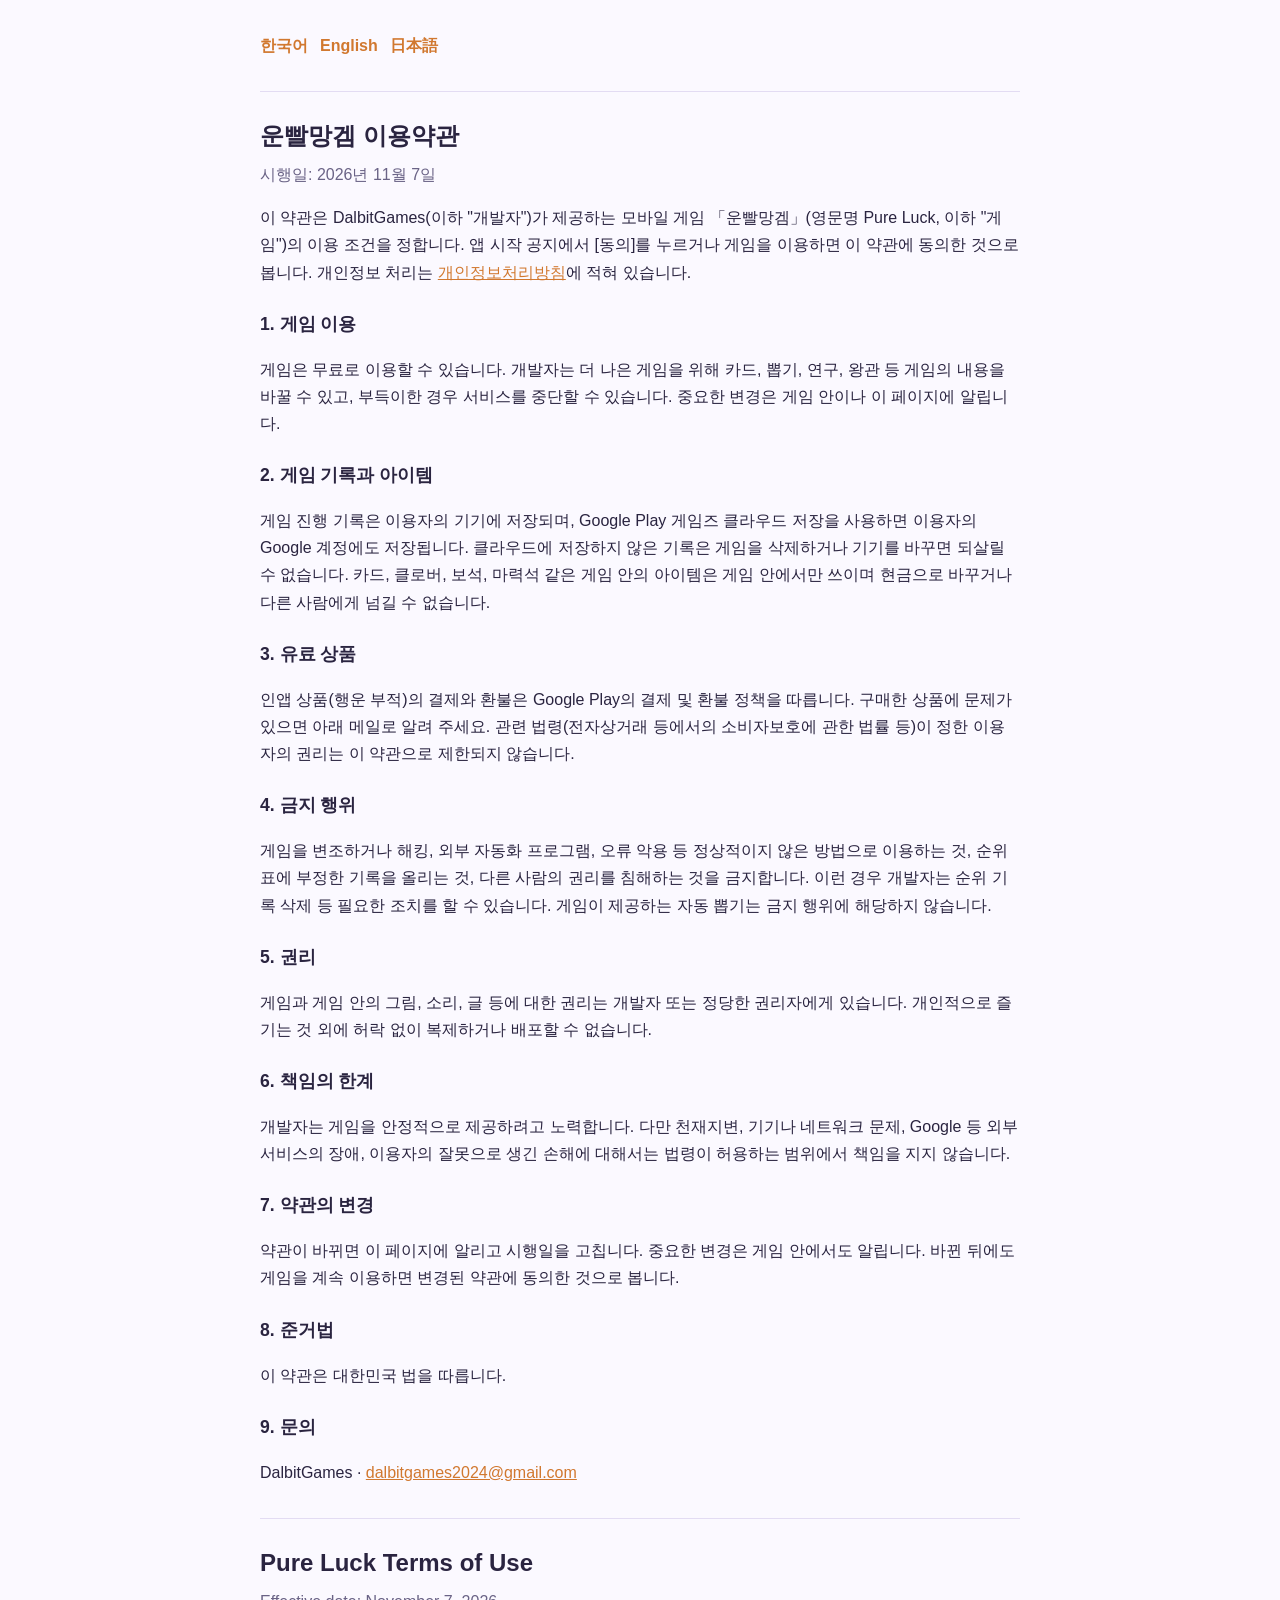
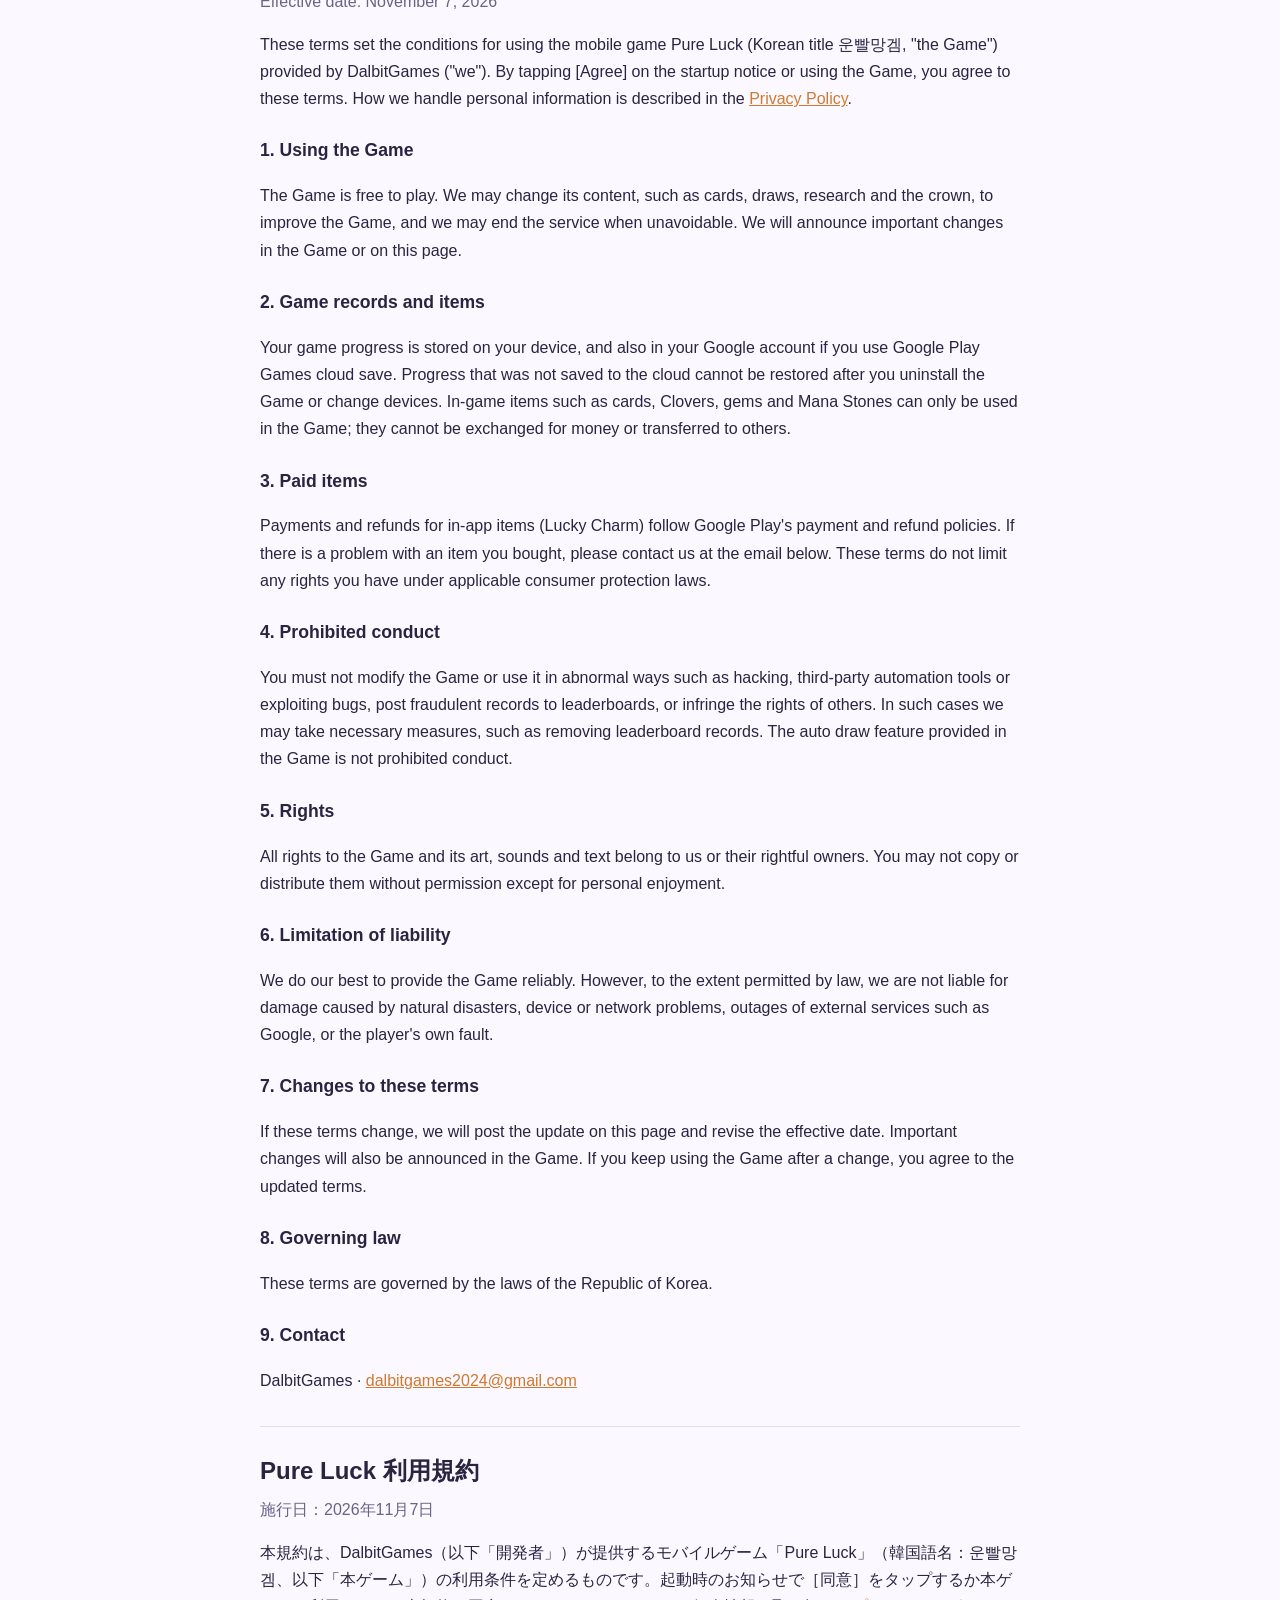
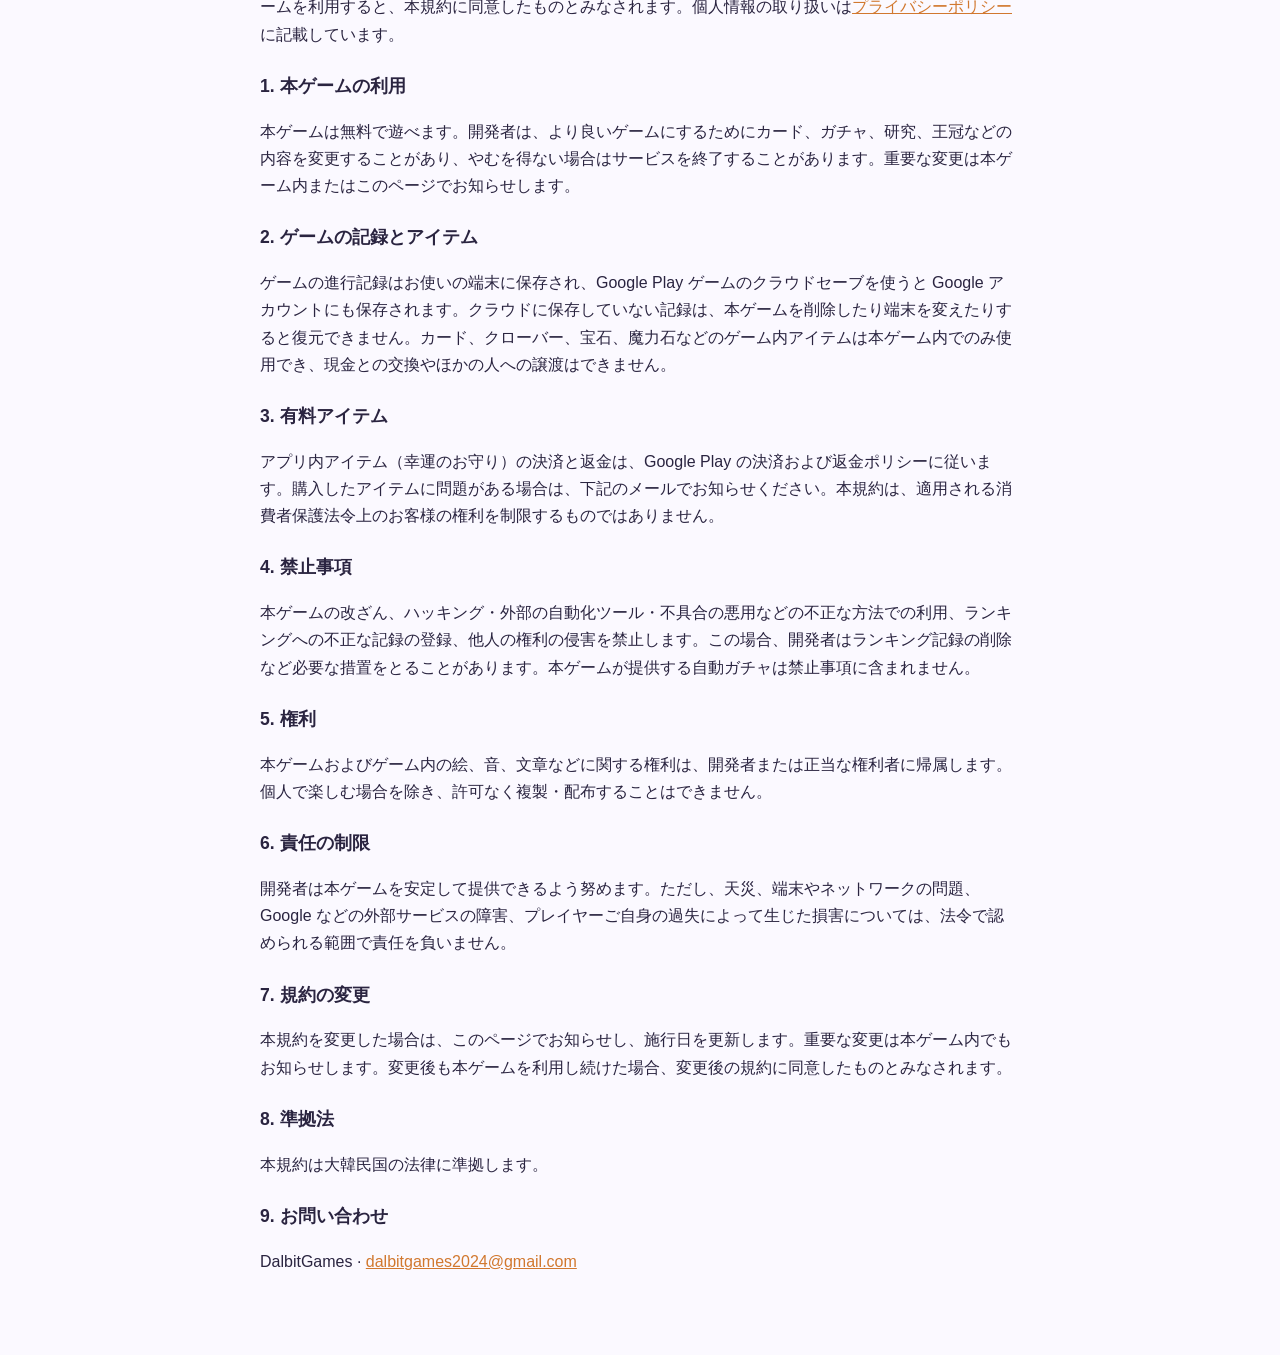
<file: pure-luck/terms/index.html>
<!doctype html>
<html lang="ko">
<head>
<meta charset="utf-8">
<meta name="viewport" content="width=device-width, initial-scale=1">
<title>운빨망겜 (Pure Luck) 이용약관 / Terms of Use</title>
<style>
  :root { color-scheme: light dark; --fg: #2a2440; --muted: #6a6386; --bg: #fbf9ff; --line: #e3dcf3; --accent: #d1782f; }
  @media (prefers-color-scheme: dark) { :root { --fg: #ece8f8; --muted: #b0a8cc; --bg: #1b1826; --line: #352f4a; --accent: #f0a160; } }
  body { margin: 0; background: var(--bg); color: var(--fg); font: 16px/1.7 -apple-system, "Segoe UI", "Malgun Gothic", "Hiragino Sans", "Yu Gothic", sans-serif; }
  main { max-width: 760px; margin: 0 auto; padding: 32px 16px 64px; }
  nav { display: flex; gap: 12px; margin-bottom: 24px; }
  nav a { color: var(--accent); text-decoration: none; font-weight: 600; }
  section { border-top: 1px solid var(--line); padding-top: 24px; margin-top: 32px; }
  h1 { font-size: 1.5em; margin: 0 0 4px; }
  h2 { font-size: 1.1em; margin: 24px 0 4px; }
  .date { color: var(--muted); margin: 0 0 16px; }
  a { color: var(--accent); word-break: break-all; }
  ul { padding-left: 1.2em; }
</style>
</head>
<body>
<main>
<nav><a href="#ko">한국어</a><a href="#en">English</a><a href="#ja">日本語</a></nav>

<section id="ko" lang="ko">
<h1>운빨망겜 이용약관</h1>
<p class="date">시행일: 2026년 11월 7일</p>
<p>이 약관은 DalbitGames(이하 "개발자")가 제공하는 모바일 게임 「운빨망겜」(영문명 Pure Luck, 이하 "게임")의 이용 조건을 정합니다. 앱 시작 공지에서 [동의]를 누르거나 게임을 이용하면 이 약관에 동의한 것으로 봅니다. 개인정보 처리는 <a href="../privacy/#ko">개인정보처리방침</a>에 적혀 있습니다.</p>

<h2>1. 게임 이용</h2>
<p>게임은 무료로 이용할 수 있습니다. 개발자는 더 나은 게임을 위해 카드, 뽑기, 연구, 왕관 등 게임의 내용을 바꿀 수 있고, 부득이한 경우 서비스를 중단할 수 있습니다. 중요한 변경은 게임 안이나 이 페이지에 알립니다.</p>

<h2>2. 게임 기록과 아이템</h2>
<p>게임 진행 기록은 이용자의 기기에 저장되며, Google Play 게임즈 클라우드 저장을 사용하면 이용자의 Google 계정에도 저장됩니다. 클라우드에 저장하지 않은 기록은 게임을 삭제하거나 기기를 바꾸면 되살릴 수 없습니다. 카드, 클로버, 보석, 마력석 같은 게임 안의 아이템은 게임 안에서만 쓰이며 현금으로 바꾸거나 다른 사람에게 넘길 수 없습니다.</p>

<h2>3. 유료 상품</h2>
<p>인앱 상품(행운 부적)의 결제와 환불은 Google Play의 결제 및 환불 정책을 따릅니다. 구매한 상품에 문제가 있으면 아래 메일로 알려 주세요. 관련 법령(전자상거래 등에서의 소비자보호에 관한 법률 등)이 정한 이용자의 권리는 이 약관으로 제한되지 않습니다.</p>

<h2>4. 금지 행위</h2>
<p>게임을 변조하거나 해킹, 외부 자동화 프로그램, 오류 악용 등 정상적이지 않은 방법으로 이용하는 것, 순위표에 부정한 기록을 올리는 것, 다른 사람의 권리를 침해하는 것을 금지합니다. 이런 경우 개발자는 순위 기록 삭제 등 필요한 조치를 할 수 있습니다. 게임이 제공하는 자동 뽑기는 금지 행위에 해당하지 않습니다.</p>

<h2>5. 권리</h2>
<p>게임과 게임 안의 그림, 소리, 글 등에 대한 권리는 개발자 또는 정당한 권리자에게 있습니다. 개인적으로 즐기는 것 외에 허락 없이 복제하거나 배포할 수 없습니다.</p>

<h2>6. 책임의 한계</h2>
<p>개발자는 게임을 안정적으로 제공하려고 노력합니다. 다만 천재지변, 기기나 네트워크 문제, Google 등 외부 서비스의 장애, 이용자의 잘못으로 생긴 손해에 대해서는 법령이 허용하는 범위에서 책임을 지지 않습니다.</p>

<h2>7. 약관의 변경</h2>
<p>약관이 바뀌면 이 페이지에 알리고 시행일을 고칩니다. 중요한 변경은 게임 안에서도 알립니다. 바뀐 뒤에도 게임을 계속 이용하면 변경된 약관에 동의한 것으로 봅니다.</p>

<h2>8. 준거법</h2>
<p>이 약관은 대한민국 법을 따릅니다.</p>

<h2>9. 문의</h2>
<p>DalbitGames · <a href="mailto:dalbitgames2024@gmail.com">dalbitgames2024@gmail.com</a></p>
</section>

<section id="en" lang="en">
<h1>Pure Luck Terms of Use</h1>
<p class="date">Effective date: November 7, 2026</p>
<p>These terms set the conditions for using the mobile game Pure Luck (Korean title 운빨망겜, "the Game") provided by DalbitGames ("we"). By tapping [Agree] on the startup notice or using the Game, you agree to these terms. How we handle personal information is described in the <a href="../privacy/#en">Privacy Policy</a>.</p>

<h2>1. Using the Game</h2>
<p>The Game is free to play. We may change its content, such as cards, draws, research and the crown, to improve the Game, and we may end the service when unavoidable. We will announce important changes in the Game or on this page.</p>

<h2>2. Game records and items</h2>
<p>Your game progress is stored on your device, and also in your Google account if you use Google Play Games cloud save. Progress that was not saved to the cloud cannot be restored after you uninstall the Game or change devices. In-game items such as cards, Clovers, gems and Mana Stones can only be used in the Game; they cannot be exchanged for money or transferred to others.</p>

<h2>3. Paid items</h2>
<p>Payments and refunds for in-app items (Lucky Charm) follow Google Play's payment and refund policies. If there is a problem with an item you bought, please contact us at the email below. These terms do not limit any rights you have under applicable consumer protection laws.</p>

<h2>4. Prohibited conduct</h2>
<p>You must not modify the Game or use it in abnormal ways such as hacking, third-party automation tools or exploiting bugs, post fraudulent records to leaderboards, or infringe the rights of others. In such cases we may take necessary measures, such as removing leaderboard records. The auto draw feature provided in the Game is not prohibited conduct.</p>

<h2>5. Rights</h2>
<p>All rights to the Game and its art, sounds and text belong to us or their rightful owners. You may not copy or distribute them without permission except for personal enjoyment.</p>

<h2>6. Limitation of liability</h2>
<p>We do our best to provide the Game reliably. However, to the extent permitted by law, we are not liable for damage caused by natural disasters, device or network problems, outages of external services such as Google, or the player's own fault.</p>

<h2>7. Changes to these terms</h2>
<p>If these terms change, we will post the update on this page and revise the effective date. Important changes will also be announced in the Game. If you keep using the Game after a change, you agree to the updated terms.</p>

<h2>8. Governing law</h2>
<p>These terms are governed by the laws of the Republic of Korea.</p>

<h2>9. Contact</h2>
<p>DalbitGames · <a href="mailto:dalbitgames2024@gmail.com">dalbitgames2024@gmail.com</a></p>
</section>

<section id="ja" lang="ja">
<h1>Pure Luck 利用規約</h1>
<p class="date">施行日：2026年11月7日</p>
<p>本規約は、DalbitGames（以下「開発者」）が提供するモバイルゲーム「Pure Luck」（韓国語名：운빨망겜、以下「本ゲーム」）の利用条件を定めるものです。起動時のお知らせで［同意］をタップするか本ゲームを利用すると、本規約に同意したものとみなされます。個人情報の取り扱いは<a href="../privacy/#ja">プライバシーポリシー</a>に記載しています。</p>

<h2>1. 本ゲームの利用</h2>
<p>本ゲームは無料で遊べます。開発者は、より良いゲームにするためにカード、ガチャ、研究、王冠などの内容を変更することがあり、やむを得ない場合はサービスを終了することがあります。重要な変更は本ゲーム内またはこのページでお知らせします。</p>

<h2>2. ゲームの記録とアイテム</h2>
<p>ゲームの進行記録はお使いの端末に保存され、Google Play ゲームのクラウドセーブを使うと Google アカウントにも保存されます。クラウドに保存していない記録は、本ゲームを削除したり端末を変えたりすると復元できません。カード、クローバー、宝石、魔力石などのゲーム内アイテムは本ゲーム内でのみ使用でき、現金との交換やほかの人への譲渡はできません。</p>

<h2>3. 有料アイテム</h2>
<p>アプリ内アイテム（幸運のお守り）の決済と返金は、Google Play の決済および返金ポリシーに従います。購入したアイテムに問題がある場合は、下記のメールでお知らせください。本規約は、適用される消費者保護法令上のお客様の権利を制限するものではありません。</p>

<h2>4. 禁止事項</h2>
<p>本ゲームの改ざん、ハッキング・外部の自動化ツール・不具合の悪用などの不正な方法での利用、ランキングへの不正な記録の登録、他人の権利の侵害を禁止します。この場合、開発者はランキング記録の削除など必要な措置をとることがあります。本ゲームが提供する自動ガチャは禁止事項に含まれません。</p>

<h2>5. 権利</h2>
<p>本ゲームおよびゲーム内の絵、音、文章などに関する権利は、開発者または正当な権利者に帰属します。個人で楽しむ場合を除き、許可なく複製・配布することはできません。</p>

<h2>6. 責任の制限</h2>
<p>開発者は本ゲームを安定して提供できるよう努めます。ただし、天災、端末やネットワークの問題、Google などの外部サービスの障害、プレイヤーご自身の過失によって生じた損害については、法令で認められる範囲で責任を負いません。</p>

<h2>7. 規約の変更</h2>
<p>本規約を変更した場合は、このページでお知らせし、施行日を更新します。重要な変更は本ゲーム内でもお知らせします。変更後も本ゲームを利用し続けた場合、変更後の規約に同意したものとみなされます。</p>

<h2>8. 準拠法</h2>
<p>本規約は大韓民国の法律に準拠します。</p>

<h2>9. お問い合わせ</h2>
<p>DalbitGames · <a href="mailto:dalbitgames2024@gmail.com">dalbitgames2024@gmail.com</a></p>
</section>
</main>
</body>
</html>
</file>
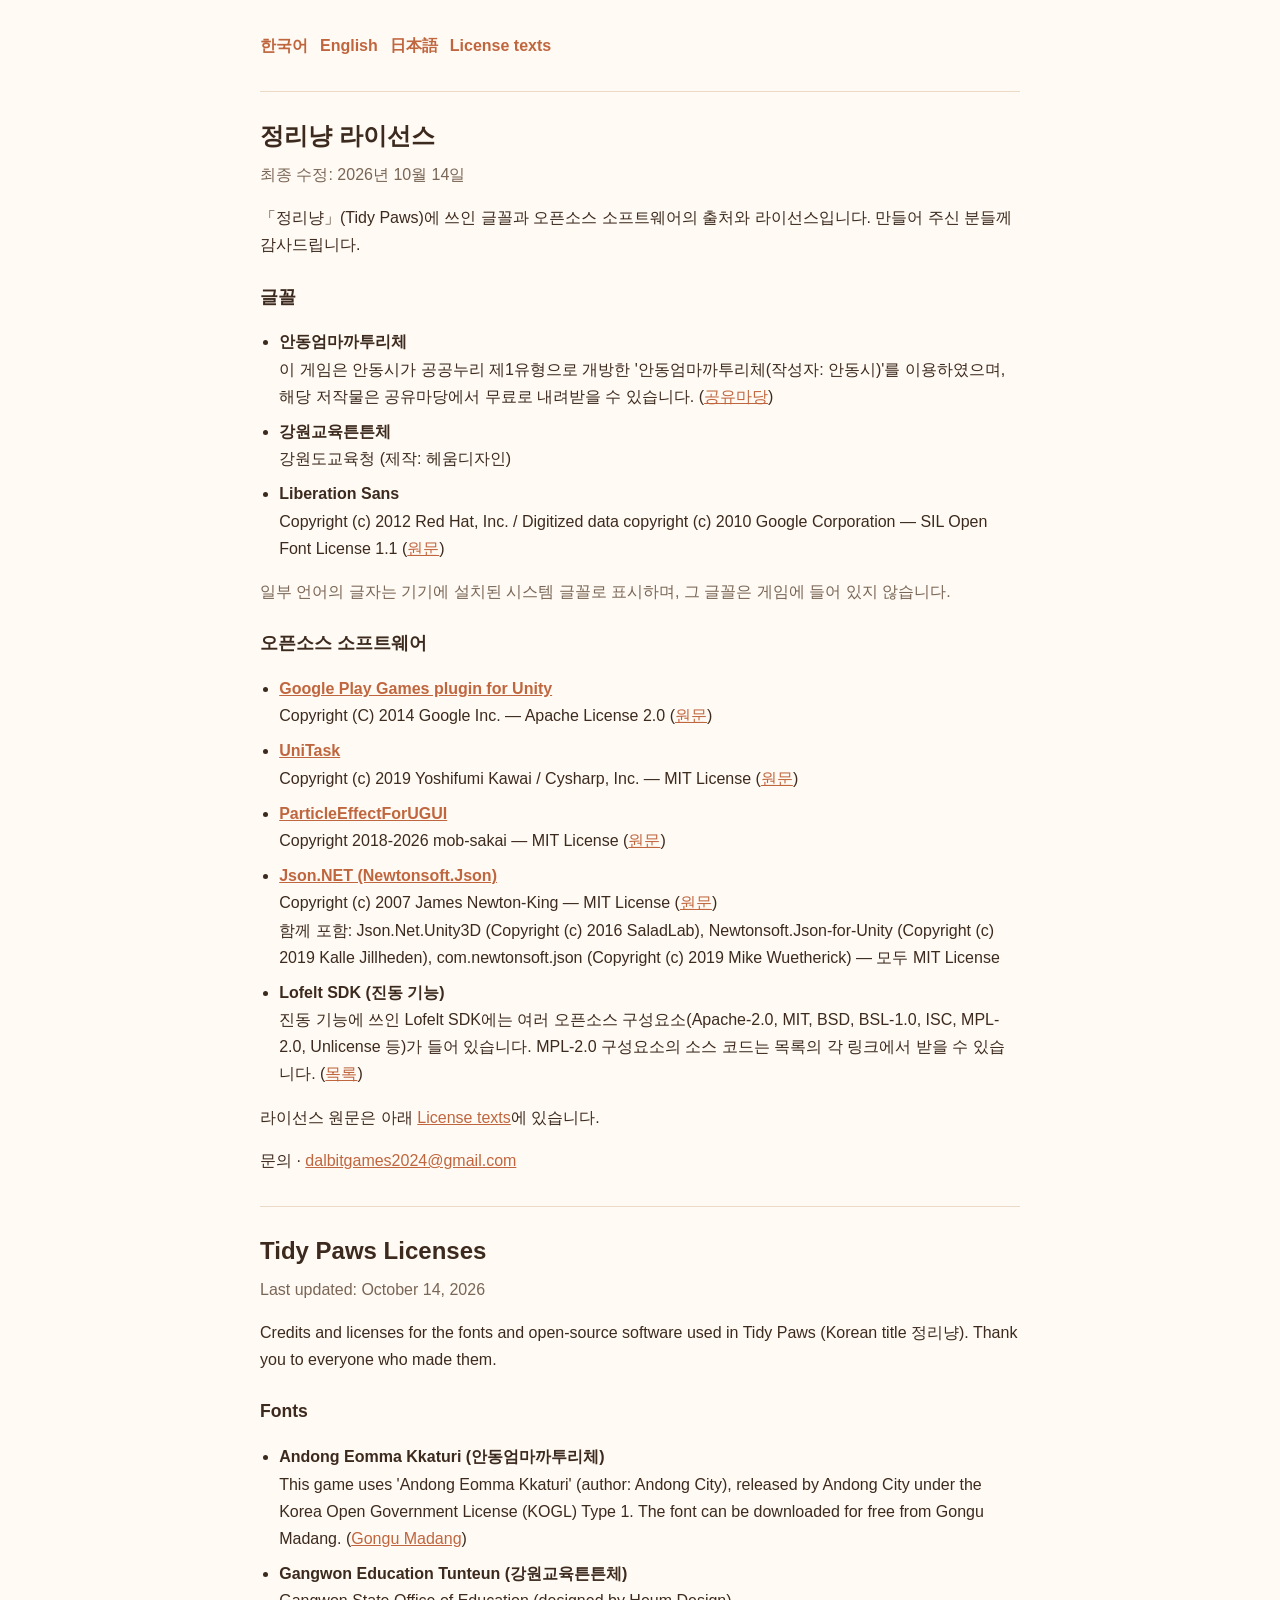
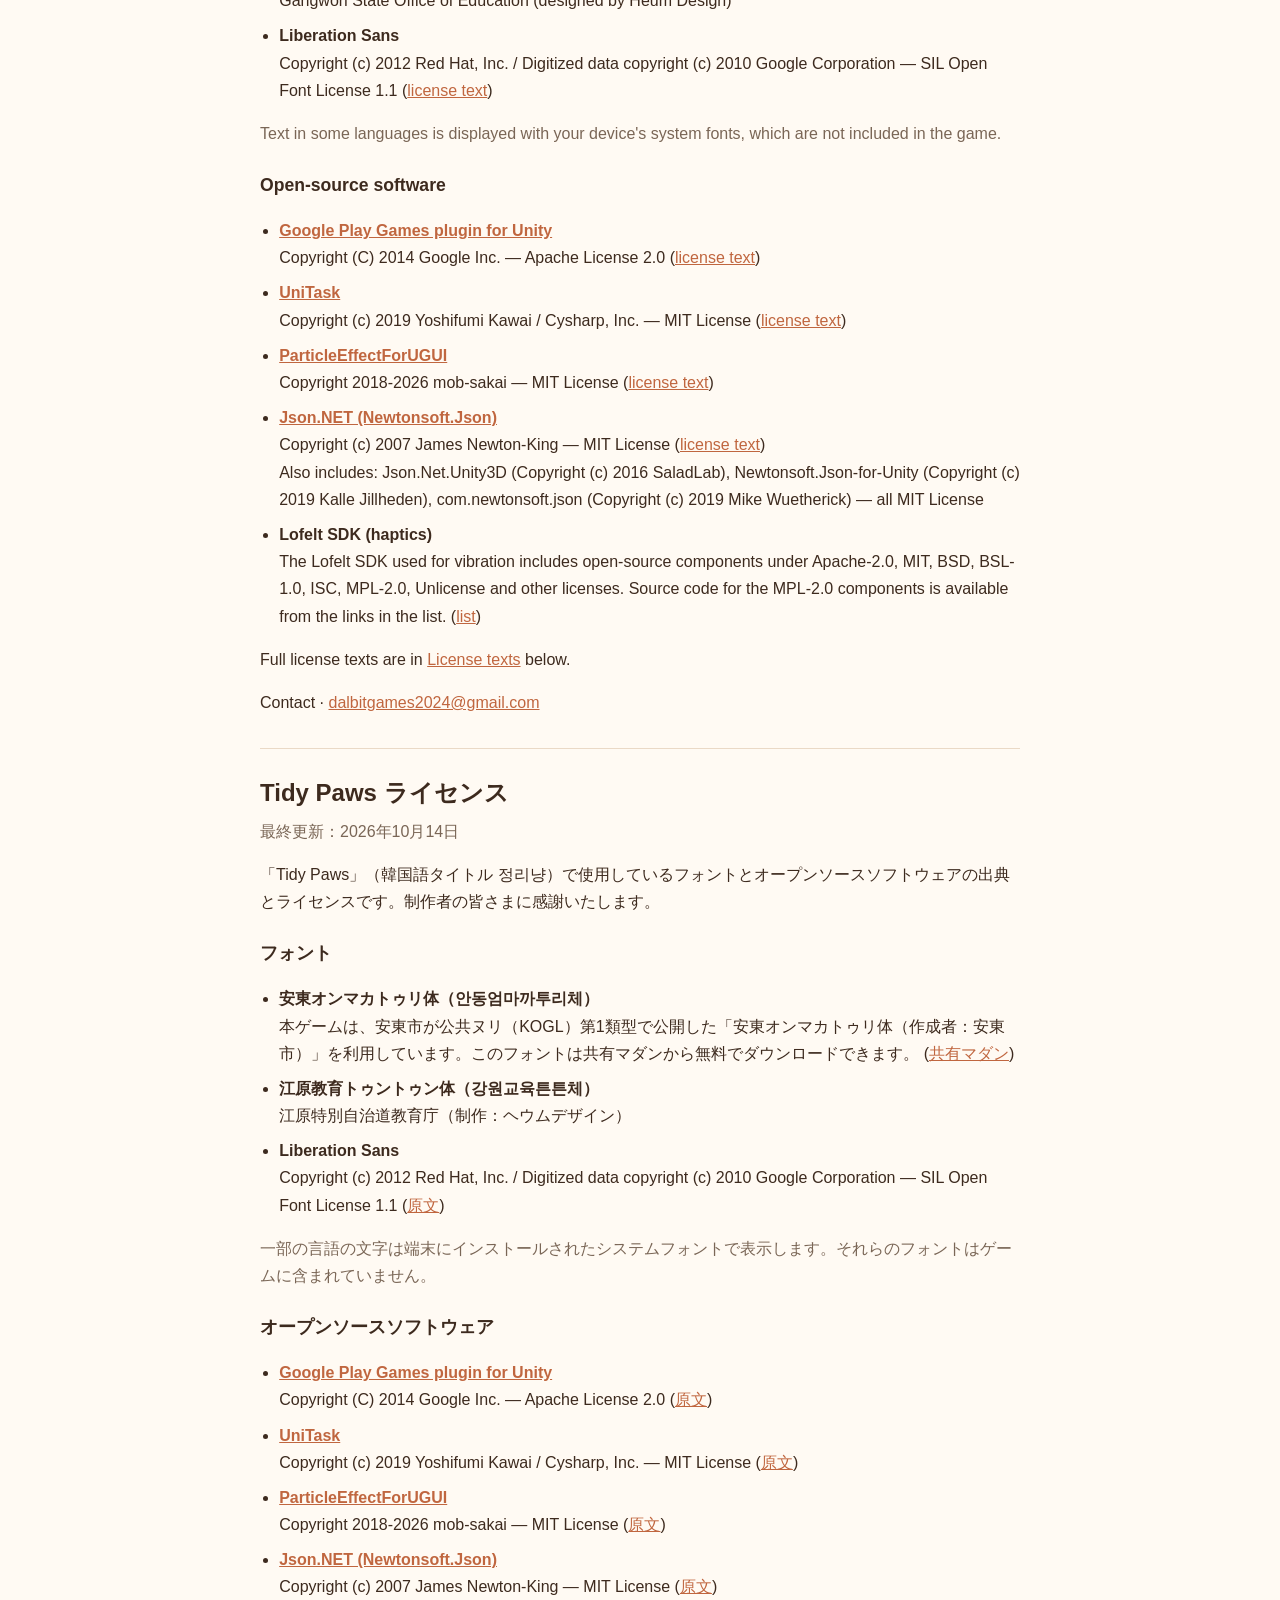
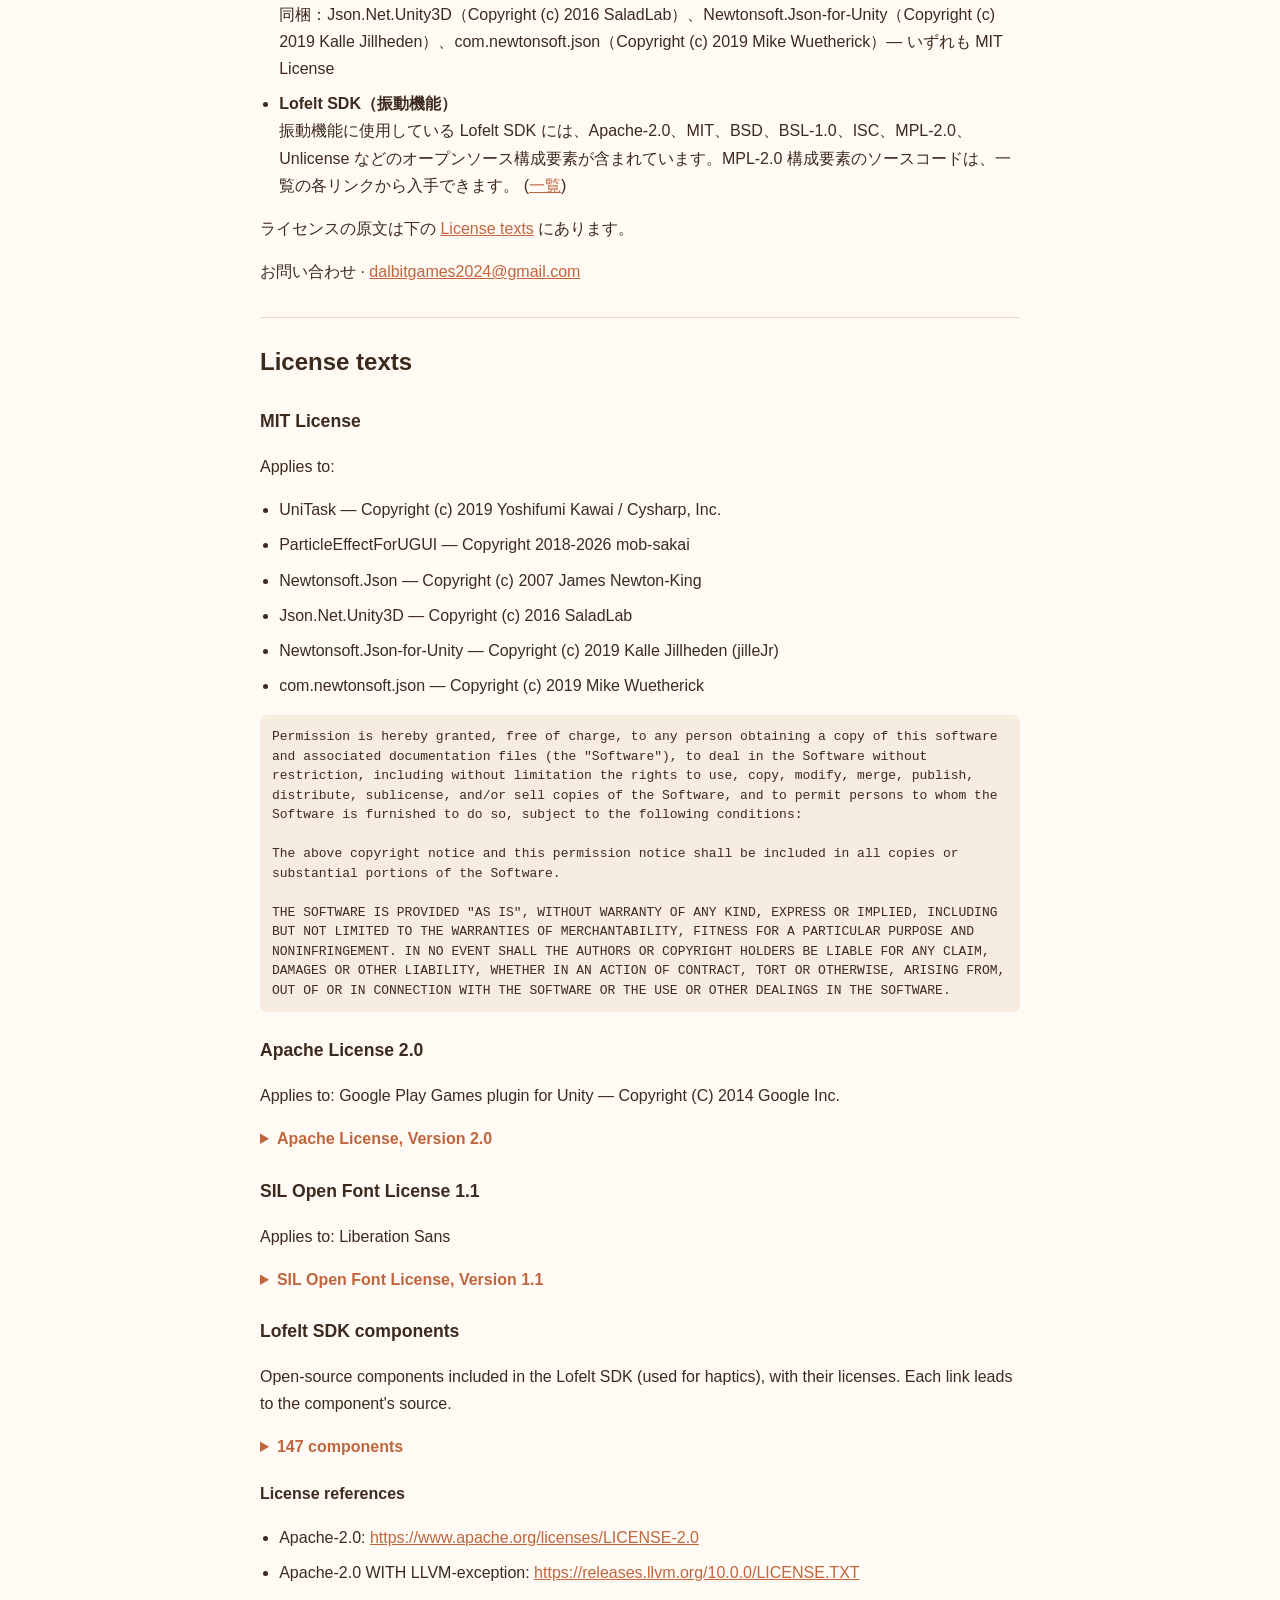
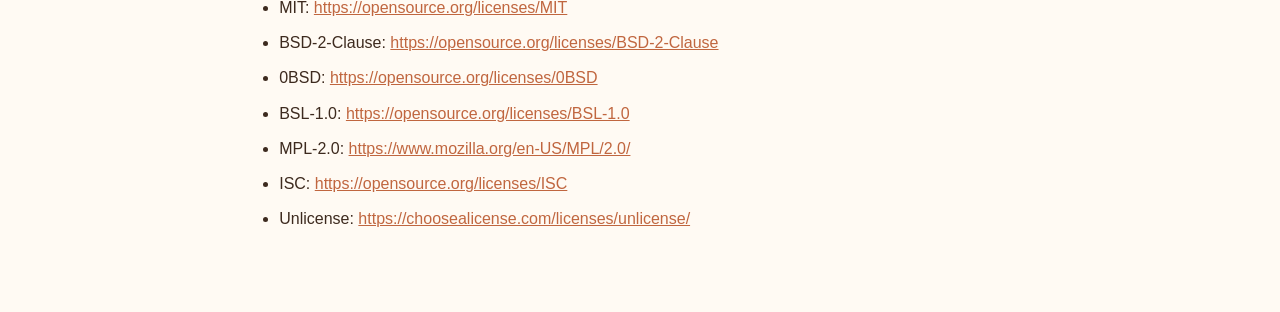
<file: tidy-paws/licenses/index.html>
<!doctype html>
<html lang="ko">
<head>
<meta charset="utf-8">
<meta name="viewport" content="width=device-width, initial-scale=1">
<title>정리냥 (Tidy Paws) 라이선스 / Licenses</title>
<!-- 게임 설정 맨 아래 "라이선스"가 여는 페이지. 게임은 언어에 맞춰 #ko/#en/#ja로 연다.
     글꼴·오픈소스가 바뀌면(빌드에 들어가는 것 기준) 이 페이지도 고친다. 원문은 Game001 프로젝트에 들어 있는 각 패키지의 라이선스 파일에서 옮겼다. -->
<style>
  :root { color-scheme: light dark; --fg: #3d2a1e; --muted: #7a6656; --bg: #fffaf3; --line: #ead9c6; --accent: #c0663f; --code: #f6ecdf; }
  @media (prefers-color-scheme: dark) { :root { --fg: #f1e6da; --muted: #bba996; --bg: #1f1915; --line: #3a2f27; --accent: #e89a72; --code: #2a221c; } }
  body { margin: 0; background: var(--bg); color: var(--fg); font: 16px/1.7 -apple-system, "Segoe UI", "Malgun Gothic", "Hiragino Sans", "Yu Gothic", sans-serif; }
  main { max-width: 760px; margin: 0 auto; padding: 32px 16px 64px; }
  nav { display: flex; flex-wrap: wrap; gap: 12px; margin-bottom: 24px; }
  nav a { color: var(--accent); text-decoration: none; font-weight: 600; }
  section { border-top: 1px solid var(--line); padding-top: 24px; margin-top: 32px; }
  h1 { font-size: 1.5em; margin: 0 0 4px; }
  h2 { font-size: 1.1em; margin: 24px 0 4px; }
  h3 { font-size: 1em; margin: 20px 0 4px; }
  .date, .note { color: var(--muted); }
  .date { margin: 0 0 16px; }
  a { color: var(--accent); word-break: break-all; }
  ul { padding-left: 1.2em; }
  li { margin-bottom: 8px; }
  pre { background: var(--code); padding: 12px; border-radius: 8px; white-space: pre-wrap; word-break: break-word; font-size: 13px; line-height: 1.5; }
  details summary { cursor: pointer; color: var(--accent); font-weight: 600; }
  .cols { columns: 2; font-size: 14px; }
  @media (max-width: 520px) { .cols { columns: 1; } }
</style>
</head>
<body>
<main>
<nav><a href="#ko">한국어</a><a href="#en">English</a><a href="#ja">日本語</a><a href="#texts">License texts</a></nav>

<section id="ko" lang="ko">
<h1>정리냥 라이선스</h1>
<p class="date">최종 수정: 2026년 10월 14일</p>
<p>「정리냥」(Tidy Paws)에 쓰인 글꼴과 오픈소스 소프트웨어의 출처와 라이선스입니다. 만들어 주신 분들께 감사드립니다.</p>

<h2>글꼴</h2>
<ul>
<li><b>안동엄마까투리체</b><br>이 게임은 안동시가 공공누리 제1유형으로 개방한 '안동엄마까투리체(작성자: 안동시)'를 이용하였으며, 해당 저작물은 공유마당에서 무료로 내려받을 수 있습니다. (<a href="https://gongu.copyright.or.kr/gongu/wrt/wrt/view.do?wrtSn=13288375&menuNo=200023">공유마당</a>)</li>
<li><b>강원교육튼튼체</b><br>강원도교육청 (제작: 헤움디자인)</li>
<li><b>Liberation Sans</b><br>Copyright (c) 2012 Red Hat, Inc. / Digitized data copyright (c) 2010 Google Corporation — SIL Open Font License 1.1 (<a href="#ofl">원문</a>)</li>
</ul>
<p class="note">일부 언어의 글자는 기기에 설치된 시스템 글꼴로 표시하며, 그 글꼴은 게임에 들어 있지 않습니다.</p>

<h2>오픈소스 소프트웨어</h2>
<ul>
<li><b><a href="https://github.com/playgameservices/play-games-plugin-for-unity">Google Play Games plugin for Unity</a></b><br>Copyright (C) 2014 Google Inc. — Apache License 2.0 (<a href="#apache">원문</a>)</li>
<li><b><a href="https://github.com/Cysharp/UniTask">UniTask</a></b><br>Copyright (c) 2019 Yoshifumi Kawai / Cysharp, Inc. — MIT License (<a href="#mit">원문</a>)</li>
<li><b><a href="https://github.com/mob-sakai/ParticleEffectForUGUI">ParticleEffectForUGUI</a></b><br>Copyright 2018-2026 mob-sakai — MIT License (<a href="#mit">원문</a>)</li>
<li><b><a href="https://www.newtonsoft.com/json">Json.NET (Newtonsoft.Json)</a></b><br>Copyright (c) 2007 James Newton-King — MIT License (<a href="#mit">원문</a>)<br>함께 포함: Json.Net.Unity3D (Copyright (c) 2016 SaladLab), Newtonsoft.Json-for-Unity (Copyright (c) 2019 Kalle Jillheden), com.newtonsoft.json (Copyright (c) 2019 Mike Wuetherick) — 모두 MIT License</li>
<li><b>Lofelt SDK (진동 기능)</b><br>진동 기능에 쓰인 Lofelt SDK에는 여러 오픈소스 구성요소(Apache-2.0, MIT, BSD, BSL-1.0, ISC, MPL-2.0, Unlicense 등)가 들어 있습니다. MPL-2.0 구성요소의 소스 코드는 목록의 각 링크에서 받을 수 있습니다. (<a href="#lofelt">목록</a>)</li>
</ul>
<p>라이선스 원문은 아래 <a href="#texts">License texts</a>에 있습니다.</p>
<p>문의 · <a href="mailto:dalbitgames2024@gmail.com">dalbitgames2024@gmail.com</a></p>
</section>

<section id="en" lang="en">
<h1>Tidy Paws Licenses</h1>
<p class="date">Last updated: October 14, 2026</p>
<p>Credits and licenses for the fonts and open-source software used in Tidy Paws (Korean title 정리냥). Thank you to everyone who made them.</p>

<h2>Fonts</h2>
<ul>
<li><b>Andong Eomma Kkaturi (안동엄마까투리체)</b><br>This game uses 'Andong Eomma Kkaturi' (author: Andong City), released by Andong City under the Korea Open Government License (KOGL) Type 1. The font can be downloaded for free from Gongu Madang. (<a href="https://gongu.copyright.or.kr/gongu/wrt/wrt/view.do?wrtSn=13288375&menuNo=200023">Gongu Madang</a>)</li>
<li><b>Gangwon Education Tunteun (강원교육튼튼체)</b><br>Gangwon State Office of Education (designed by Heum Design)</li>
<li><b>Liberation Sans</b><br>Copyright (c) 2012 Red Hat, Inc. / Digitized data copyright (c) 2010 Google Corporation — SIL Open Font License 1.1 (<a href="#ofl">license text</a>)</li>
</ul>
<p class="note">Text in some languages is displayed with your device's system fonts, which are not included in the game.</p>

<h2>Open-source software</h2>
<ul>
<li><b><a href="https://github.com/playgameservices/play-games-plugin-for-unity">Google Play Games plugin for Unity</a></b><br>Copyright (C) 2014 Google Inc. — Apache License 2.0 (<a href="#apache">license text</a>)</li>
<li><b><a href="https://github.com/Cysharp/UniTask">UniTask</a></b><br>Copyright (c) 2019 Yoshifumi Kawai / Cysharp, Inc. — MIT License (<a href="#mit">license text</a>)</li>
<li><b><a href="https://github.com/mob-sakai/ParticleEffectForUGUI">ParticleEffectForUGUI</a></b><br>Copyright 2018-2026 mob-sakai — MIT License (<a href="#mit">license text</a>)</li>
<li><b><a href="https://www.newtonsoft.com/json">Json.NET (Newtonsoft.Json)</a></b><br>Copyright (c) 2007 James Newton-King — MIT License (<a href="#mit">license text</a>)<br>Also includes: Json.Net.Unity3D (Copyright (c) 2016 SaladLab), Newtonsoft.Json-for-Unity (Copyright (c) 2019 Kalle Jillheden), com.newtonsoft.json (Copyright (c) 2019 Mike Wuetherick) — all MIT License</li>
<li><b>Lofelt SDK (haptics)</b><br>The Lofelt SDK used for vibration includes open-source components under Apache-2.0, MIT, BSD, BSL-1.0, ISC, MPL-2.0, Unlicense and other licenses. Source code for the MPL-2.0 components is available from the links in the list. (<a href="#lofelt">list</a>)</li>
</ul>
<p>Full license texts are in <a href="#texts">License texts</a> below.</p>
<p>Contact · <a href="mailto:dalbitgames2024@gmail.com">dalbitgames2024@gmail.com</a></p>
</section>

<section id="ja" lang="ja">
<h1>Tidy Paws ライセンス</h1>
<p class="date">最終更新：2026年10月14日</p>
<p>「Tidy Paws」（韓国語タイトル 정리냥）で使用しているフォントとオープンソースソフトウェアの出典とライセンスです。制作者の皆さまに感謝いたします。</p>

<h2>フォント</h2>
<ul>
<li><b>安東オンマカトゥリ体（안동엄마까투리체）</b><br>本ゲームは、安東市が公共ヌリ（KOGL）第1類型で公開した「安東オンマカトゥリ体（作成者：安東市）」を利用しています。このフォントは共有マダンから無料でダウンロードできます。 (<a href="https://gongu.copyright.or.kr/gongu/wrt/wrt/view.do?wrtSn=13288375&menuNo=200023">共有マダン</a>)</li>
<li><b>江原教育トゥントゥン体（강원교육튼튼체）</b><br>江原特別自治道教育庁（制作：ヘウムデザイン）</li>
<li><b>Liberation Sans</b><br>Copyright (c) 2012 Red Hat, Inc. / Digitized data copyright (c) 2010 Google Corporation — SIL Open Font License 1.1 (<a href="#ofl">原文</a>)</li>
</ul>
<p class="note">一部の言語の文字は端末にインストールされたシステムフォントで表示します。それらのフォントはゲームに含まれていません。</p>

<h2>オープンソースソフトウェア</h2>
<ul>
<li><b><a href="https://github.com/playgameservices/play-games-plugin-for-unity">Google Play Games plugin for Unity</a></b><br>Copyright (C) 2014 Google Inc. — Apache License 2.0 (<a href="#apache">原文</a>)</li>
<li><b><a href="https://github.com/Cysharp/UniTask">UniTask</a></b><br>Copyright (c) 2019 Yoshifumi Kawai / Cysharp, Inc. — MIT License (<a href="#mit">原文</a>)</li>
<li><b><a href="https://github.com/mob-sakai/ParticleEffectForUGUI">ParticleEffectForUGUI</a></b><br>Copyright 2018-2026 mob-sakai — MIT License (<a href="#mit">原文</a>)</li>
<li><b><a href="https://www.newtonsoft.com/json">Json.NET (Newtonsoft.Json)</a></b><br>Copyright (c) 2007 James Newton-King — MIT License (<a href="#mit">原文</a>)<br>同梱：Json.Net.Unity3D（Copyright (c) 2016 SaladLab）、Newtonsoft.Json-for-Unity（Copyright (c) 2019 Kalle Jillheden）、com.newtonsoft.json（Copyright (c) 2019 Mike Wuetherick）— いずれも MIT License</li>
<li><b>Lofelt SDK（振動機能）</b><br>振動機能に使用している Lofelt SDK には、Apache-2.0、MIT、BSD、BSL-1.0、ISC、MPL-2.0、Unlicense などのオープンソース構成要素が含まれています。MPL-2.0 構成要素のソースコードは、一覧の各リンクから入手できます。 (<a href="#lofelt">一覧</a>)</li>
</ul>
<p>ライセンスの原文は下の <a href="#texts">License texts</a> にあります。</p>
<p>お問い合わせ · <a href="mailto:dalbitgames2024@gmail.com">dalbitgames2024@gmail.com</a></p>
</section>

<section id="texts" lang="en">
<h1>License texts</h1>

<h2 id="mit">MIT License</h2>
<p>Applies to:</p>
<ul>
<li>UniTask — Copyright (c) 2019 Yoshifumi Kawai / Cysharp, Inc.</li><li>ParticleEffectForUGUI — Copyright 2018-2026 mob-sakai</li><li>Newtonsoft.Json — Copyright (c) 2007 James Newton-King</li><li>Json.Net.Unity3D — Copyright (c) 2016 SaladLab</li><li>Newtonsoft.Json-for-Unity — Copyright (c) 2019 Kalle Jillheden (jilleJr)</li><li>com.newtonsoft.json — Copyright (c) 2019 Mike Wuetherick</li>
</ul>
<pre>Permission is hereby granted, free of charge, to any person obtaining a copy of this software and associated documentation files (the &quot;Software&quot;), to deal in the Software without restriction, including without limitation the rights to use, copy, modify, merge, publish, distribute, sublicense, and/or sell copies of the Software, and to permit persons to whom the Software is furnished to do so, subject to the following conditions:

The above copyright notice and this permission notice shall be included in all copies or substantial portions of the Software.

THE SOFTWARE IS PROVIDED &quot;AS IS&quot;, WITHOUT WARRANTY OF ANY KIND, EXPRESS OR IMPLIED, INCLUDING BUT NOT LIMITED TO THE WARRANTIES OF MERCHANTABILITY, FITNESS FOR A PARTICULAR PURPOSE AND NONINFRINGEMENT. IN NO EVENT SHALL THE AUTHORS OR COPYRIGHT HOLDERS BE LIABLE FOR ANY CLAIM, DAMAGES OR OTHER LIABILITY, WHETHER IN AN ACTION OF CONTRACT, TORT OR OTHERWISE, ARISING FROM, OUT OF OR IN CONNECTION WITH THE SOFTWARE OR THE USE OR OTHER DEALINGS IN THE SOFTWARE.</pre>

<h2 id="apache">Apache License 2.0</h2>
<p>Applies to: Google Play Games plugin for Unity — Copyright (C) 2014 Google Inc.</p>
<details><summary>Apache License, Version 2.0</summary>
<pre>                              Apache License
                        Version 2.0, January 2004
                     http://www.apache.org/licenses/

TERMS AND CONDITIONS FOR USE, REPRODUCTION, AND DISTRIBUTION

1. Definitions.

   &quot;License&quot; shall mean the terms and conditions for use, reproduction,
   and distribution as defined by Sections 1 through 9 of this document.

   &quot;Licensor&quot; shall mean the copyright owner or entity authorized by
   the copyright owner that is granting the License.

   &quot;Legal Entity&quot; shall mean the union of the acting entity and all
   other entities that control, are controlled by, or are under common
   control with that entity. For the purposes of this definition,
   &quot;control&quot; means (i) the power, direct or indirect, to cause the
   direction or management of such entity, whether by contract or
   otherwise, or (ii) ownership of fifty percent (50%) or more of the
   outstanding shares, or (iii) beneficial ownership of such entity.

   &quot;You&quot; (or &quot;Your&quot;) shall mean an individual or Legal Entity
   exercising permissions granted by this License.

   &quot;Source&quot; form shall mean the preferred form for making modifications,
   including but not limited to software source code, documentation
   source, and configuration files.

   &quot;Object&quot; form shall mean any form resulting from mechanical
   transformation or translation of a Source form, including but
   not limited to compiled object code, generated documentation,
   and conversions to other media types.

   &quot;Work&quot; shall mean the work of authorship, whether in Source or
   Object form, made available under the License, as indicated by a
   copyright notice that is included in or attached to the work
   (an example is provided in the Appendix below).

   &quot;Derivative Works&quot; shall mean any work, whether in Source or Object
   form, that is based on (or derived from) the Work and for which the
   editorial revisions, annotations, elaborations, or other modifications
   represent, as a whole, an original work of authorship. For the purposes
   of this License, Derivative Works shall not include works that remain
   separable from, or merely link (or bind by name) to the interfaces of,
   the Work and Derivative Works thereof.

   &quot;Contribution&quot; shall mean any work of authorship, including
   the original version of the Work and any modifications or additions
   to that Work or Derivative Works thereof, that is intentionally
   submitted to Licensor for inclusion in the Work by the copyright owner
   or by an individual or Legal Entity authorized to submit on behalf of
   the copyright owner. For the purposes of this definition, &quot;submitted&quot;
   means any form of electronic, verbal, or written communication sent
   to the Licensor or its representatives, including but not limited to
   communication on electronic mailing lists, source code control systems,
   and issue tracking systems that are managed by, or on behalf of, the
   Licensor for the purpose of discussing and improving the Work, but
   excluding communication that is conspicuously marked or otherwise
   designated in writing by the copyright owner as &quot;Not a Contribution.&quot;

   &quot;Contributor&quot; shall mean Licensor and any individual or Legal Entity
   on behalf of whom a Contribution has been received by Licensor and
   subsequently incorporated within the Work.

2. Grant of Copyright License. Subject to the terms and conditions of
   this License, each Contributor hereby grants to You a perpetual,
   worldwide, non-exclusive, no-charge, royalty-free, irrevocable
   copyright license to reproduce, prepare Derivative Works of,
   publicly display, publicly perform, sublicense, and distribute the
   Work and such Derivative Works in Source or Object form.

3. Grant of Patent License. Subject to the terms and conditions of
   this License, each Contributor hereby grants to You a perpetual,
   worldwide, non-exclusive, no-charge, royalty-free, irrevocable
   (except as stated in this section) patent license to make, have made,
   use, offer to sell, sell, import, and otherwise transfer the Work,
   where such license applies only to those patent claims licensable
   by such Contributor that are necessarily infringed by their
   Contribution(s) alone or by combination of their Contribution(s)
   with the Work to which such Contribution(s) was submitted. If You
   institute patent litigation against any entity (including a
   cross-claim or counterclaim in a lawsuit) alleging that the Work
   or a Contribution incorporated within the Work constitutes direct
   or contributory patent infringement, then any patent licenses
   granted to You under this License for that Work shall terminate
   as of the date such litigation is filed.

4. Redistribution. You may reproduce and distribute copies of the
   Work or Derivative Works thereof in any medium, with or without
   modifications, and in Source or Object form, provided that You
   meet the following conditions:

   (a) You must give any other recipients of the Work or
       Derivative Works a copy of this License; and

   (b) You must cause any modified files to carry prominent notices
       stating that You changed the files; and

   (c) You must retain, in the Source form of any Derivative Works
       that You distribute, all copyright, patent, trademark, and
       attribution notices from the Source form of the Work,
       excluding those notices that do not pertain to any part of
       the Derivative Works; and

   (d) If the Work includes a &quot;NOTICE&quot; text file as part of its
       distribution, then any Derivative Works that You distribute must
       include a readable copy of the attribution notices contained
       within such NOTICE file, excluding those notices that do not
       pertain to any part of the Derivative Works, in at least one
       of the following places: within a NOTICE text file distributed
       as part of the Derivative Works; within the Source form or
       documentation, if provided along with the Derivative Works; or,
       within a display generated by the Derivative Works, if and
       wherever such third-party notices normally appear. The contents
       of the NOTICE file are for informational purposes only and
       do not modify the License. You may add Your own attribution
       notices within Derivative Works that You distribute, alongside
       or as an addendum to the NOTICE text from the Work, provided
       that such additional attribution notices cannot be construed
       as modifying the License.

   You may add Your own copyright statement to Your modifications and
   may provide additional or different license terms and conditions
   for use, reproduction, or distribution of Your modifications, or
   for any such Derivative Works as a whole, provided Your use,
   reproduction, and distribution of the Work otherwise complies with
   the conditions stated in this License.

5. Submission of Contributions. Unless You explicitly state otherwise,
   any Contribution intentionally submitted for inclusion in the Work
   by You to the Licensor shall be under the terms and conditions of
   this License, without any additional terms or conditions.
   Notwithstanding the above, nothing herein shall supersede or modify
   the terms of any separate license agreement you may have executed
   with Licensor regarding such Contributions.

6. Trademarks. This License does not grant permission to use the trade
   names, trademarks, service marks, or product names of the Licensor,
   except as required for reasonable and customary use in describing the
   origin of the Work and reproducing the content of the NOTICE file.

7. Disclaimer of Warranty. Unless required by applicable law or
   agreed to in writing, Licensor provides the Work (and each
   Contributor provides its Contributions) on an &quot;AS IS&quot; BASIS,
   WITHOUT WARRANTIES OR CONDITIONS OF ANY KIND, either express or
   implied, including, without limitation, any warranties or conditions
   of TITLE, NON-INFRINGEMENT, MERCHANTABILITY, or FITNESS FOR A
   PARTICULAR PURPOSE. You are solely responsible for determining the
   appropriateness of using or redistributing the Work and assume any
   risks associated with Your exercise of permissions under this License.

8. Limitation of Liability. In no event and under no legal theory,
   whether in tort (including negligence), contract, or otherwise,
   unless required by applicable law (such as deliberate and grossly
   negligent acts) or agreed to in writing, shall any Contributor be
   liable to You for damages, including any direct, indirect, special,
   incidental, or consequential damages of any character arising as a
   result of this License or out of the use or inability to use the
   Work (including but not limited to damages for loss of goodwill,
   work stoppage, computer failure or malfunction, or any and all
   other commercial damages or losses), even if such Contributor
   has been advised of the possibility of such damages.

9. Accepting Warranty or Additional Liability. While redistributing
   the Work or Derivative Works thereof, You may choose to offer,
   and charge a fee for, acceptance of support, warranty, indemnity,
   or other liability obligations and/or rights consistent with this
   License. However, in accepting such obligations, You may act only
   on Your own behalf and on Your sole responsibility, not on behalf
   of any other Contributor, and only if You agree to indemnify,
   defend, and hold each Contributor harmless for any liability
   incurred by, or claims asserted against, such Contributor by reason
   of your accepting any such warranty or additional liability.

END OF TERMS AND CONDITIONS</pre>
</details>

<h2 id="ofl">SIL Open Font License 1.1</h2>
<p>Applies to: Liberation Sans</p>
<details><summary>SIL Open Font License, Version 1.1</summary>
<pre>Digitized data copyright (c) 2010 Google Corporation
	with Reserved Font Arimo, Tinos and Cousine.
Copyright (c) 2012 Red Hat, Inc.
	with Reserved Font Name Liberation.

This Font Software is licensed under the SIL Open Font License, Version 1.1.
This license is copied below, and is also available with a FAQ at: http://scripts.sil.org/OFL

-----------------------------------------------------------
SIL OPEN FONT LICENSE Version 1.1 - 26 February 2007
-----------------------------------------------------------

PREAMBLE
The goals of the Open Font License (OFL) are to stimulate worldwide development of collaborative font projects, to support the font creation efforts of academic and linguistic communities, and to provide a free and open framework in which fonts may be shared and improved in partnership with others.

The OFL allows the licensed fonts to be used, studied, modified and redistributed freely as long as they are not sold by themselves. The fonts, including any derivative works, can be bundled, embedded, redistributed and/or sold with any software provided that any reserved names are not used by derivative works. The fonts and derivatives, however, cannot be released under any other type of license. The requirement for fonts to remain under this license does not apply to any document created using the fonts or their derivatives.

DEFINITIONS
&quot;Font Software&quot; refers to the set of files released by the Copyright Holder(s) under this license and clearly marked as such. This may include source files, build scripts and documentation.

&quot;Reserved Font Name&quot; refers to any names specified as such after the copyright statement(s).

&quot;Original Version&quot; refers to the collection of Font Software components as distributed by the Copyright Holder(s).

&quot;Modified Version&quot; refers to any derivative made by adding to, deleting, or substituting -- in part or in whole -- any of the components of the Original Version, by changing formats or by porting the Font Software to a new environment.

&quot;Author&quot; refers to any designer, engineer, programmer, technical writer or other person who contributed to the Font Software.

PERMISSION &amp; CONDITIONS
Permission is hereby granted, free of charge, to any person obtaining a copy of the Font Software, to use, study, copy, merge, embed, modify, redistribute, and sell modified and unmodified copies of the Font Software, subject to the following conditions:

1) Neither the Font Software nor any of its individual components, in Original or Modified Versions, may be sold by itself.

2) Original or Modified Versions of the Font Software may be bundled, redistributed and/or sold with any software, provided that each copy contains the above copyright notice and this license. These can be included either as stand-alone text files, human-readable headers or in the appropriate machine-readable metadata fields within text or binary files as long as those fields can be easily viewed by the user.

3) No Modified Version of the Font Software may use the Reserved Font Name(s) unless explicit written permission is granted by the corresponding Copyright Holder. This restriction only applies to the primary font name as presented to the users.

4) The name(s) of the Copyright Holder(s) or the Author(s) of the Font Software shall not be used to promote, endorse or advertise any Modified Version, except to acknowledge the contribution(s) of the Copyright Holder(s) and the Author(s) or with their explicit written permission.

5) The Font Software, modified or unmodified, in part or in whole, must be distributed entirely under this license, and must not be distributed under any other license. The requirement for fonts to remain under this license does not apply to any document created using the Font Software.

TERMINATION
This license becomes null and void if any of the above conditions are not met.

DISCLAIMER
THE FONT SOFTWARE IS PROVIDED &quot;AS IS&quot;, WITHOUT WARRANTY OF ANY KIND, EXPRESS OR IMPLIED, INCLUDING BUT NOT LIMITED TO ANY WARRANTIES OF MERCHANTABILITY, FITNESS FOR A PARTICULAR PURPOSE AND NONINFRINGEMENT OF COPYRIGHT, PATENT, TRADEMARK, OR OTHER RIGHT. IN NO EVENT SHALL THE COPYRIGHT HOLDER BE LIABLE FOR ANY CLAIM, DAMAGES OR OTHER LIABILITY, INCLUDING ANY GENERAL, SPECIAL, INDIRECT, INCIDENTAL, OR CONSEQUENTIAL DAMAGES, WHETHER IN AN ACTION OF CONTRACT, TORT OR OTHERWISE, ARISING FROM, OUT OF THE USE OR INABILITY TO USE THE FONT SOFTWARE OR FROM OTHER DEALINGS IN THE FONT SOFTWARE.</pre>
</details>

<h2 id="lofelt">Lofelt SDK components</h2>
<p>Open-source components included in the Lofelt SDK (used for haptics), with their licenses. Each link leads to the component's source.</p>
<details><summary>147 components</summary>
<ul class="cols">
<li><a href="https://crates.io/crates/addr2line">addr2line</a> — Apache-2.0 OR MIT</li><li><a href="https://crates.io/crates/adler">adler</a> — 0BSD OR Apache-2.0 OR MIT</li><li><a href="https://crates.io/crates/aho-corasick">aho-corasick</a> — MIT OR Unlicense</li><li><a href="https://crates.io/crates/android_log-sys">android_log-sys</a> — Apache-2.0 OR MIT</li><li><a href="https://crates.io/crates/android_logger">android_logger</a> — Apache-2.0 OR MIT</li><li><a href="https://crates.io/crates/ansi_term">ansi_term</a> — MIT</li><li><a href="https://crates.io/crates/arrayvec">arrayvec</a> — Apache-2.0 OR MIT</li><li><a href="https://crates.io/crates/atty">atty</a> — MIT</li><li><a href="https://crates.io/crates/autocfg">autocfg</a> — Apache-2.0 OR MIT</li><li><a href="https://crates.io/crates/backtrace">backtrace</a> — Apache-2.0 OR MIT</li><li><a href="https://crates.io/crates/bincode">bincode</a> — MIT</li><li><a href="https://crates.io/crates/bitflags">bitflags</a> — Apache-2.0 OR MIT</li><li><a href="https://crates.io/crates/block-buffer">block-buffer</a> — Apache-2.0 OR MIT</li><li><a href="https://crates.io/crates/block-padding">block-padding</a> — Apache-2.0 OR MIT</li><li><a href="https://crates.io/crates/bstr">bstr</a> — Apache-2.0 OR MIT</li><li><a href="https://crates.io/crates/bumpalo">bumpalo</a> — Apache-2.0 OR MIT</li><li><a href="https://crates.io/crates/byte-tools">byte-tools</a> — Apache-2.0 OR MIT</li><li><a href="https://crates.io/crates/byteorder">byteorder</a> — MIT OR Unlicense</li><li><a href="https://crates.io/crates/bytes">bytes</a> — MIT</li><li><a href="https://crates.io/crates/cast">cast</a> — Apache-2.0 OR MIT</li><li><a href="https://crates.io/crates/cbindgen">cbindgen</a> — MPL-2.0</li><li><a href="https://crates.io/crates/cc">cc</a> — Apache-2.0 OR MIT</li><li><a href="https://crates.io/crates/cesu8">cesu8</a> — Apache-2.0 OR MIT</li><li><a href="https://crates.io/crates/cfg-if">cfg-if</a> — Apache-2.0 OR MIT</li><li><a href="https://crates.io/crates/clap">clap</a> — MIT</li><li><a href="https://crates.io/crates/combine">combine</a> — MIT</li><li><a href="https://crates.io/crates/console_error_panic_hook">console_error_panic_hook</a> — Apache-2.0 OR MIT</li><li><a href="https://crates.io/crates/criterion">criterion</a> — Apache-2.0 OR MIT</li><li><a href="https://crates.io/crates/criterion-plot">criterion-plot</a> — Apache-2.0 OR MIT</li><li><a href="https://crates.io/crates/crossbeam-channel">crossbeam-channel</a> — Apache-2.0 OR MIT</li><li><a href="https://crates.io/crates/crossbeam-deque">crossbeam-deque</a> — Apache-2.0 OR MIT</li><li><a href="https://crates.io/crates/crossbeam-epoch">crossbeam-epoch</a> — Apache-2.0 OR MIT</li><li><a href="https://crates.io/crates/csv">csv</a> — MIT OR Unlicense</li><li><a href="https://crates.io/crates/csv-core">csv-core</a> — MIT OR Unlicense</li><li><a href="https://crates.io/crates/dasp_sample">dasp_sample</a> — Apache-2.0 OR MIT</li><li><a href="https://crates.io/crates/digest">digest</a> — Apache-2.0 OR MIT</li><li><a href="https://crates.io/crates/either">either</a> — Apache-2.0 OR MIT</li><li><a href="https://crates.io/crates/env_logger">env_logger</a> — Apache-2.0 OR MIT</li><li><a href="https://crates.io/crates/error-chain">error-chain</a> — Apache-2.0 OR MIT</li><li><a href="https://crates.io/crates/failure">failure</a> — Apache-2.0 OR MIT</li><li><a href="https://crates.io/crates/failure_derive">failure_derive</a> — Apache-2.0 OR MIT</li><li><a href="https://crates.io/crates/fake-simd">fake-simd</a> — Apache-2.0 OR MIT</li><li><a href="https://crates.io/crates/fourier">fourier</a> — Apache-2.0 OR MIT</li><li><a href="https://crates.io/crates/fourier-algorithms">fourier-algorithms</a> — Apache-2.0 OR MIT</li><li><a href="https://crates.io/crates/fourier-macros">fourier-macros</a> — Apache-2.0 OR MIT</li><li><a href="https://crates.io/crates/generic-array">generic-array</a> — MIT</li><li><a href="https://crates.io/crates/getrandom">getrandom</a> — Apache-2.0 OR MIT</li><li><a href="https://crates.io/crates/gimli">gimli</a> — Apache-2.0 OR MIT</li><li><a href="https://crates.io/crates/half">half</a> — Apache-2.0 OR MIT</li><li><a href="https://crates.io/crates/hermit-abi">hermit-abi</a> — Apache-2.0 OR MIT</li><li><a href="https://crates.io/crates/hound">hound</a> — Apache-2.0</li><li><a href="https://crates.io/crates/humantime">humantime</a> — Apache-2.0 OR MIT</li><li><a href="https://crates.io/crates/itertools">itertools</a> — Apache-2.0 OR MIT</li><li><a href="https://crates.io/crates/itertools-num">itertools-num</a> — Apache-2.0 OR MIT</li><li><a href="https://crates.io/crates/itoa">itoa</a> — Apache-2.0 OR MIT</li><li><a href="https://crates.io/crates/jni">jni</a> — Apache-2.0 OR MIT</li><li><a href="https://crates.io/crates/jni-sys">jni-sys</a> — Apache-2.0 OR MIT</li><li><a href="https://crates.io/crates/js-sys">js-sys</a> — Apache-2.0 OR MIT</li><li><a href="https://crates.io/crates/lazy_static">lazy_static</a> — Apache-2.0 OR MIT</li><li><a href="https://crates.io/crates/log">log</a> — Apache-2.0 OR MIT</li><li><a href="https://crates.io/crates/log-panics">log-panics</a> — Apache-2.0 OR MIT</li><li><a href="https://crates.io/crates/maplit">maplit</a> — Apache-2.0 OR MIT</li><li><a href="https://crates.io/crates/memchr">memchr</a> — MIT OR Unlicense</li><li><a href="https://crates.io/crates/memoffset">memoffset</a> — MIT</li><li><a href="https://crates.io/crates/multiversion">multiversion</a> — Apache-2.0 OR MIT</li><li><a href="https://crates.io/crates/multiversion-macros">multiversion-macros</a> — Apache-2.0 OR MIT</li><li><a href="https://crates.io/crates/num-complex">num-complex</a> — Apache-2.0 OR MIT</li><li><a href="https://crates.io/crates/num-traits">num-traits</a> — Apache-2.0 OR MIT</li><li><a href="https://crates.io/crates/num_cpus">num_cpus</a> — Apache-2.0 OR MIT</li><li><a href="https://crates.io/crates/object">object</a> — Apache-2.0 OR MIT</li><li><a href="https://crates.io/crates/oorandom">oorandom</a> — MIT</li><li><a href="https://crates.io/crates/opaque-debug">opaque-debug</a> — Apache-2.0 OR MIT</li><li><a href="https://crates.io/crates/pest">pest</a> — Apache-2.0 OR MIT</li><li><a href="https://crates.io/crates/pest_derive">pest_derive</a> — Apache-2.0 OR MIT</li><li><a href="https://crates.io/crates/pest_generator">pest_generator</a> — Apache-2.0 OR MIT</li><li><a href="https://crates.io/crates/pest_meta">pest_meta</a> — Apache-2.0 OR MIT</li><li><a href="https://crates.io/crates/pico-args">pico-args</a> — MIT</li><li><a href="https://crates.io/crates/plotters">plotters</a> — MIT</li><li><a href="https://crates.io/crates/plotters-backend">plotters-backend</a> — MIT</li><li><a href="https://crates.io/crates/plotters-svg">plotters-svg</a> — MIT</li><li><a href="https://crates.io/crates/ppv-lite86">ppv-lite86</a> — Apache-2.0 OR MIT</li><li><a href="https://crates.io/crates/proc-macro2">proc-macro2</a> — Apache-2.0 OR MIT</li><li><a href="https://crates.io/crates/quote">quote</a> — Apache-2.0 OR MIT</li><li><a href="https://crates.io/crates/rand">rand</a> — Apache-2.0 OR MIT</li><li><a href="https://crates.io/crates/rand_chacha">rand_chacha</a> — Apache-2.0 OR MIT</li><li><a href="https://crates.io/crates/rand_core">rand_core</a> — Apache-2.0 OR MIT</li><li><a href="https://crates.io/crates/rand_hc">rand_hc</a> — Apache-2.0 OR MIT</li><li><a href="https://crates.io/crates/rayon">rayon</a> — Apache-2.0 OR MIT</li><li><a href="https://crates.io/crates/rayon-core">rayon-core</a> — Apache-2.0 OR MIT</li><li><a href="https://crates.io/crates/rdrand">rdrand</a> — ISC</li><li><a href="https://crates.io/crates/redox_syscall">redox_syscall</a> — MIT</li><li><a href="https://crates.io/crates/regex">regex</a> — Apache-2.0 OR MIT</li><li><a href="https://crates.io/crates/regex-automata">regex-automata</a> — MIT OR Unlicense</li><li><a href="https://crates.io/crates/regex-syntax">regex-syntax</a> — Apache-2.0 OR MIT</li><li><a href="https://crates.io/crates/remove_dir_all">remove_dir_all</a> — Apache-2.0 OR MIT</li><li><a href="https://crates.io/crates/rustc-demangle">rustc-demangle</a> — Apache-2.0 OR MIT</li><li><a href="https://crates.io/crates/rustc_version">rustc_version</a> — Apache-2.0 OR MIT</li><li><a href="https://crates.io/crates/ryu">ryu</a> — Apache-2.0 OR BSL-1.0</li><li><a href="https://crates.io/crates/same-file">same-file</a> — MIT OR Unlicense</li><li><a href="https://crates.io/crates/scoped-tls">scoped-tls</a> — Apache-2.0 OR MIT</li><li><a href="https://crates.io/crates/scopeguard">scopeguard</a> — Apache-2.0 OR MIT</li><li><a href="https://crates.io/crates/semver">semver</a> — Apache-2.0 OR MIT</li><li><a href="https://crates.io/crates/serde">serde</a> — Apache-2.0 OR MIT</li><li><a href="https://crates.io/crates/serde_cbor">serde_cbor</a> — Apache-2.0 OR MIT</li><li><a href="https://crates.io/crates/serde_derive">serde_derive</a> — Apache-2.0 OR MIT</li><li><a href="https://crates.io/crates/serde_derive_internals">serde_derive_internals</a> — Apache-2.0 OR MIT</li><li><a href="https://crates.io/crates/serde_json">serde_json</a> — Apache-2.0 OR MIT</li><li><a href="https://crates.io/crates/sha-1">sha-1</a> — Apache-2.0 OR MIT</li><li><a href="https://crates.io/crates/strsim">strsim</a> — MIT</li><li><a href="https://crates.io/crates/symphonia">symphonia</a> — MPL-2.0</li><li><a href="https://crates.io/crates/symphonia-bundle-flac">symphonia-bundle-flac</a> — MPL-2.0</li><li><a href="https://crates.io/crates/symphonia-bundle-mp3">symphonia-bundle-mp3</a> — MPL-2.0</li><li><a href="https://crates.io/crates/symphonia-codec-pcm">symphonia-codec-pcm</a> — MPL-2.0</li><li><a href="https://crates.io/crates/symphonia-codec-vorbis">symphonia-codec-vorbis</a> — MPL-2.0</li><li><a href="https://crates.io/crates/symphonia-core">symphonia-core</a> — MPL-2.0</li><li><a href="https://crates.io/crates/symphonia-format-ogg">symphonia-format-ogg</a> — MPL-2.0</li><li><a href="https://crates.io/crates/symphonia-format-wav">symphonia-format-wav</a> — MPL-2.0</li><li><a href="https://crates.io/crates/symphonia-metadata">symphonia-metadata</a> — MPL-2.0</li><li><a href="https://crates.io/crates/syn">syn</a> — Apache-2.0 OR MIT</li><li><a href="https://crates.io/crates/synstructure">synstructure</a> — MIT</li><li><a href="https://crates.io/crates/tempdir">tempdir</a> — Apache-2.0 OR MIT</li><li><a href="https://crates.io/crates/tempfile">tempfile</a> — Apache-2.0 OR MIT</li><li><a href="https://crates.io/crates/termcolor">termcolor</a> — MIT OR Unlicense</li><li><a href="https://crates.io/crates/test_bin">test_bin</a> — Apache-2.0 OR MIT</li><li><a href="https://crates.io/crates/textwrap">textwrap</a> — MIT</li><li><a href="https://crates.io/crates/tinytemplate">tinytemplate</a> — Apache-2.0 OR MIT</li><li><a href="https://crates.io/crates/toml">toml</a> — Apache-2.0 OR MIT</li><li><a href="https://crates.io/crates/typenum">typenum</a> — Apache-2.0 OR MIT</li><li><a href="https://crates.io/crates/typescript-definitions">typescript-definitions</a> — Apache-2.0 OR MIT</li><li><a href="https://crates.io/crates/typescript-definitions-derive">typescript-definitions-derive</a> — Apache-2.0 OR MIT</li><li><a href="https://crates.io/crates/ucd-trie">ucd-trie</a> — Apache-2.0 OR MIT</li><li><a href="https://crates.io/crates/unicode-width">unicode-width</a> — Apache-2.0 OR MIT</li><li><a href="https://crates.io/crates/unicode-xid">unicode-xid</a> — Apache-2.0 OR MIT</li><li><a href="https://crates.io/crates/vec_map">vec_map</a> — Apache-2.0 OR MIT</li><li><a href="https://crates.io/crates/version_check">version_check</a> — Apache-2.0 OR MIT</li><li><a href="https://crates.io/crates/walkdir">walkdir</a> — MIT OR Unlicense</li><li><a href="https://crates.io/crates/wasi">wasi</a> — Apache-2.0 OR Apache-2.0 WITH LLVM-exception OR MIT</li><li><a href="https://crates.io/crates/wasm-bindgen">wasm-bindgen</a> — Apache-2.0 OR MIT</li><li><a href="https://crates.io/crates/wasm-bindgen-backend">wasm-bindgen-backend</a> — Apache-2.0 OR MIT</li><li><a href="https://crates.io/crates/wasm-bindgen-futures">wasm-bindgen-futures</a> — Apache-2.0 OR MIT</li><li><a href="https://crates.io/crates/wasm-bindgen-macro">wasm-bindgen-macro</a> — Apache-2.0 OR MIT</li><li><a href="https://crates.io/crates/wasm-bindgen-macro-support">wasm-bindgen-macro-support</a> — Apache-2.0 OR MIT</li><li><a href="https://crates.io/crates/wasm-bindgen-shared">wasm-bindgen-shared</a> — Apache-2.0 OR MIT</li><li><a href="https://crates.io/crates/wasm-bindgen-test">wasm-bindgen-test</a> — Apache-2.0 OR MIT</li><li><a href="https://crates.io/crates/wasm-bindgen-test-macro">wasm-bindgen-test-macro</a> — Apache-2.0 OR MIT</li><li><a href="https://crates.io/crates/web-sys">web-sys</a> — Apache-2.0 OR MIT</li><li><a href="https://developer.android.com/jetpack/androidx">AndroidX</a> — Apache-2.0</li>
</ul>
</details>
<h3>License references</h3>
<ul><li>Apache-2.0: <a href="https://www.apache.org/licenses/LICENSE-2.0">https://www.apache.org/licenses/LICENSE-2.0</a></li><li>Apache-2.0 WITH LLVM-exception: <a href="https://releases.llvm.org/10.0.0/LICENSE.TXT">https://releases.llvm.org/10.0.0/LICENSE.TXT</a></li><li>MIT: <a href="https://opensource.org/licenses/MIT">https://opensource.org/licenses/MIT</a></li><li>BSD-2-Clause: <a href="https://opensource.org/licenses/BSD-2-Clause">https://opensource.org/licenses/BSD-2-Clause</a></li><li>0BSD: <a href="https://opensource.org/licenses/0BSD">https://opensource.org/licenses/0BSD</a></li><li>BSL-1.0: <a href="https://opensource.org/licenses/BSL-1.0">https://opensource.org/licenses/BSL-1.0</a></li><li>MPL-2.0: <a href="https://www.mozilla.org/en-US/MPL/2.0/">https://www.mozilla.org/en-US/MPL/2.0/</a></li><li>ISC: <a href="https://opensource.org/licenses/ISC">https://opensource.org/licenses/ISC</a></li><li>Unlicense: <a href="https://choosealicense.com/licenses/unlicense/">https://choosealicense.com/licenses/unlicense/</a></li></ul>
</section>
</main>
</body>
</html>
</file>
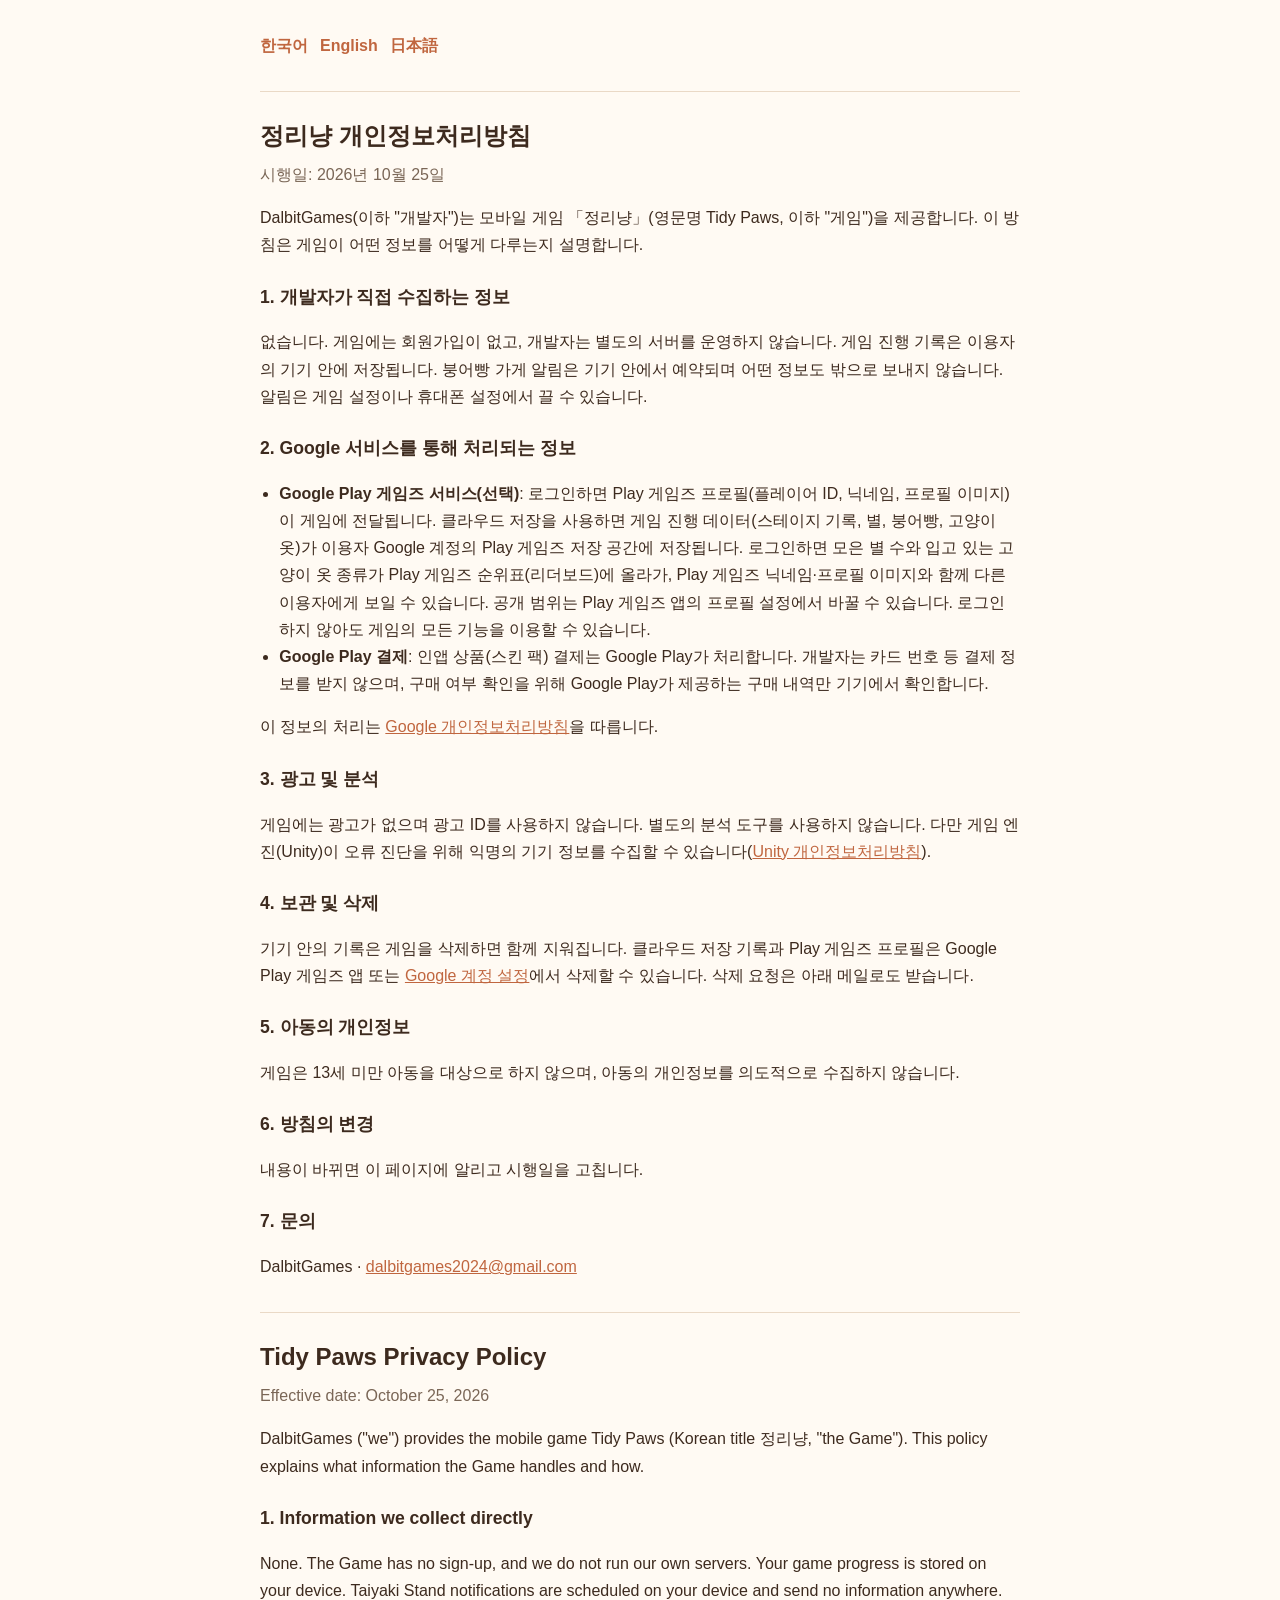
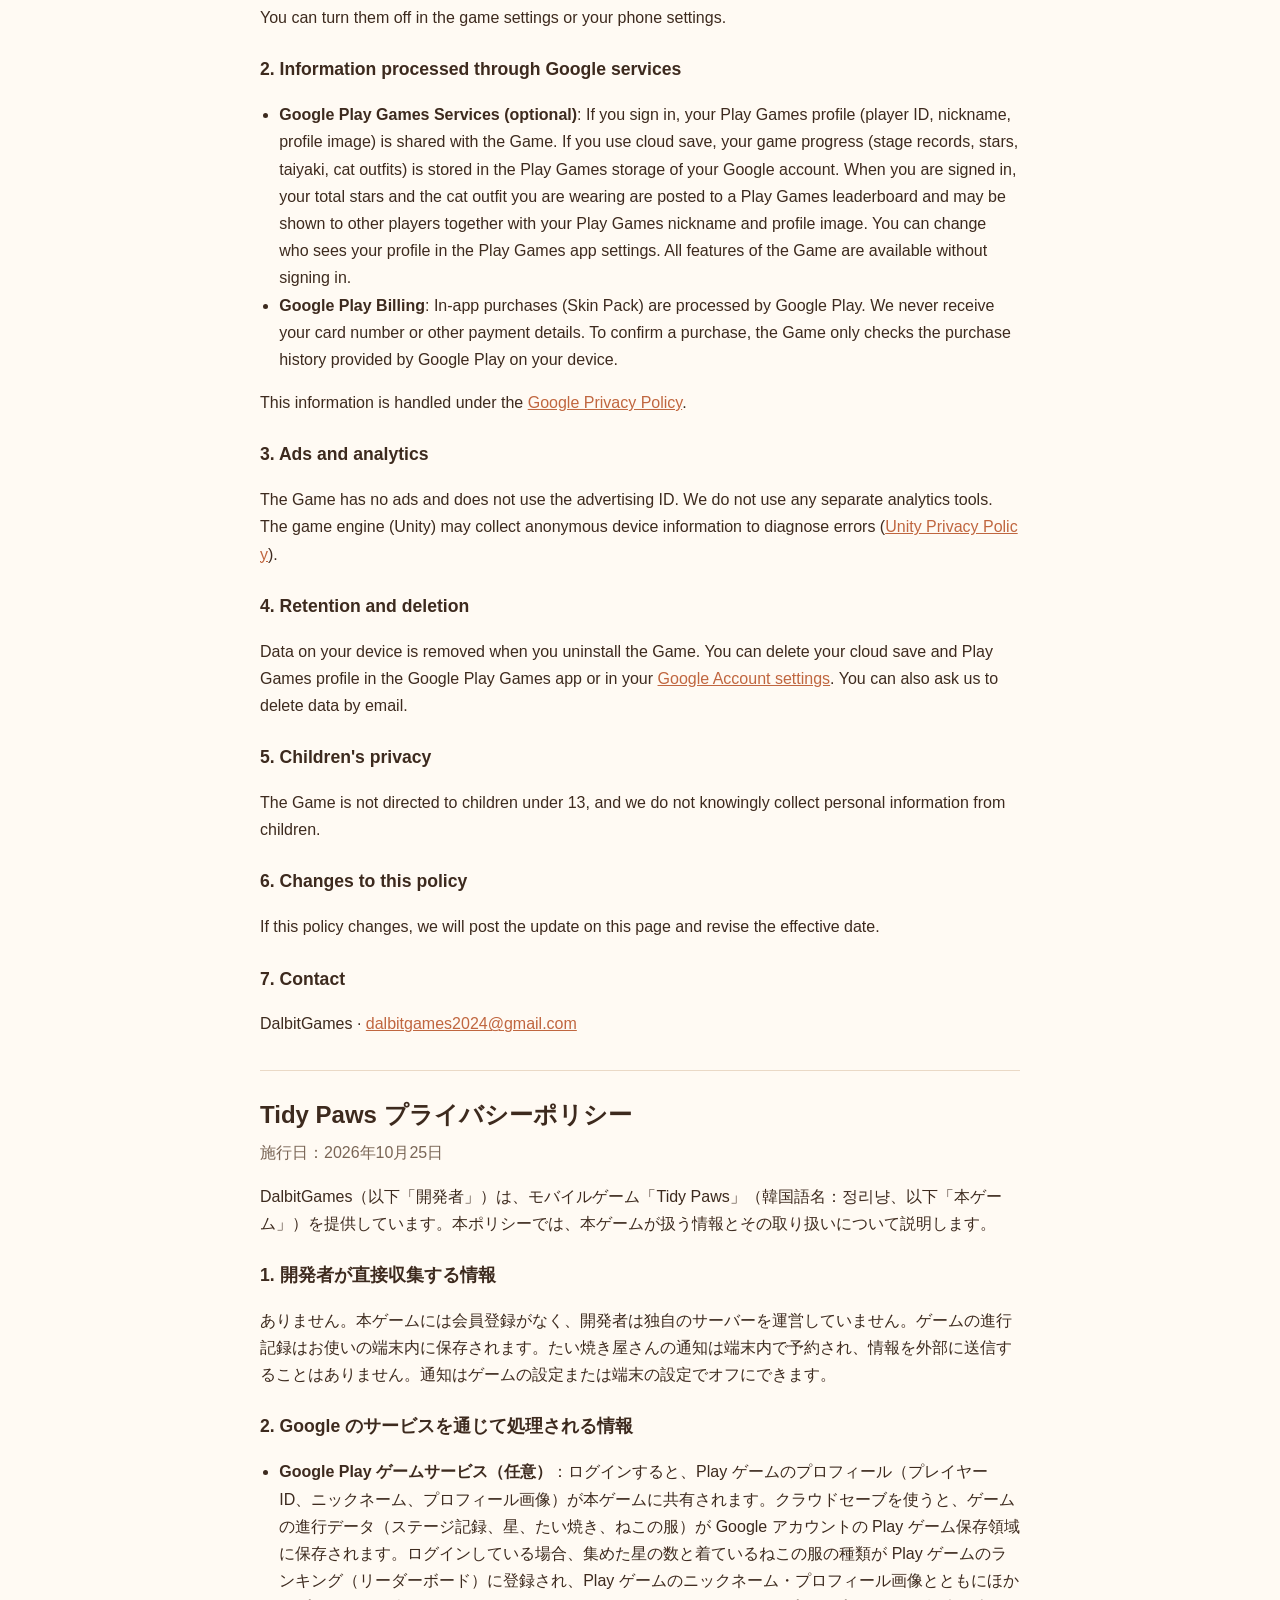
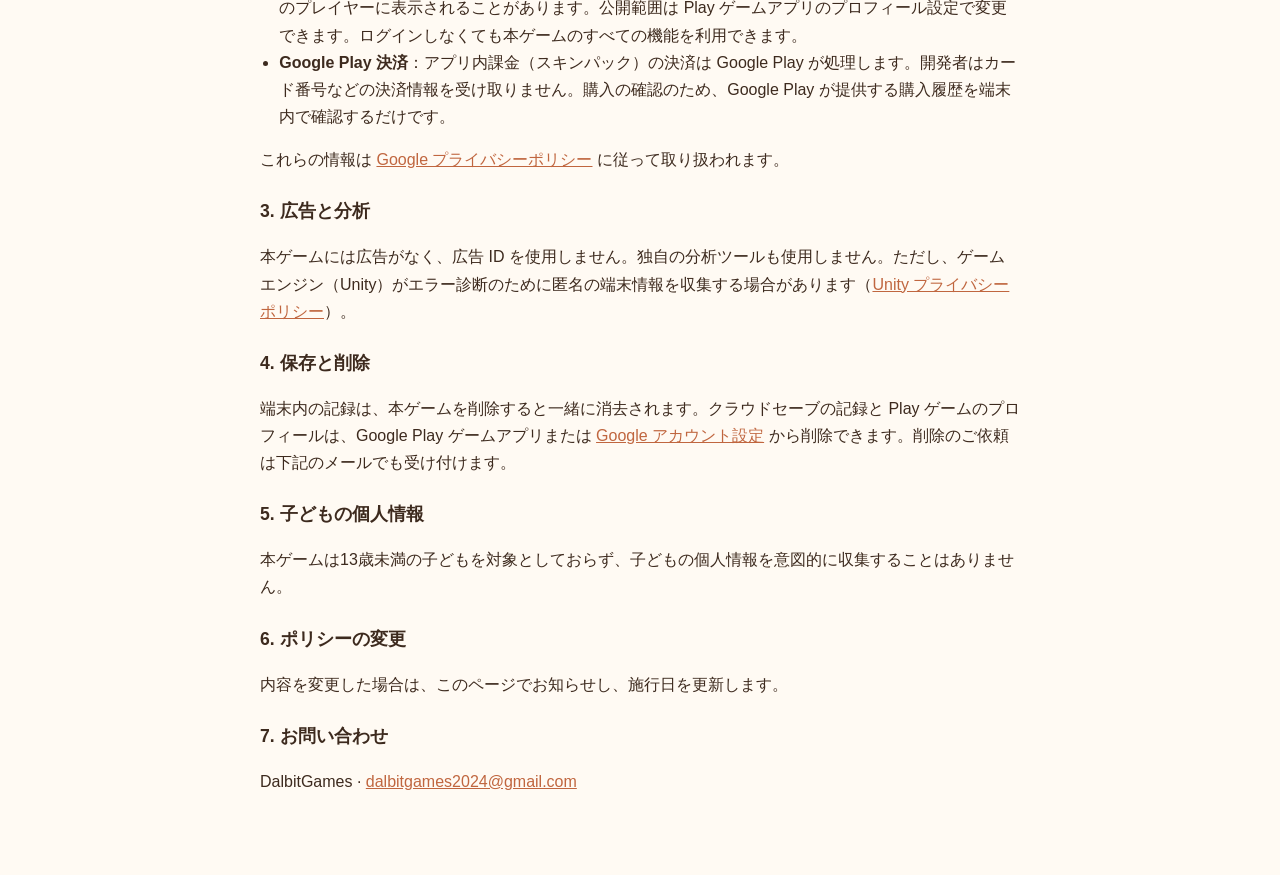
<file: tidy-paws/privacy/index.html>
<!doctype html>
<html lang="ko">
<head>
<meta charset="utf-8">
<meta name="viewport" content="width=device-width, initial-scale=1">
<title>정리냥 (Tidy Paws) 개인정보처리방침 / Privacy Policy</title>
<style>
  :root { color-scheme: light dark; --fg: #3d2a1e; --muted: #7a6656; --bg: #fffaf3; --line: #ead9c6; --accent: #c0663f; }
  @media (prefers-color-scheme: dark) { :root { --fg: #f1e6da; --muted: #bba996; --bg: #1f1915; --line: #3a2f27; --accent: #e89a72; } }
  body { margin: 0; background: var(--bg); color: var(--fg); font: 16px/1.7 -apple-system, "Segoe UI", "Malgun Gothic", "Hiragino Sans", "Yu Gothic", sans-serif; }
  main { max-width: 760px; margin: 0 auto; padding: 32px 16px 64px; }
  nav { display: flex; gap: 12px; margin-bottom: 24px; }
  nav a { color: var(--accent); text-decoration: none; font-weight: 600; }
  section { border-top: 1px solid var(--line); padding-top: 24px; margin-top: 32px; }
  h1 { font-size: 1.5em; margin: 0 0 4px; }
  h2 { font-size: 1.1em; margin: 24px 0 4px; }
  .date { color: var(--muted); margin: 0 0 16px; }
  a { color: var(--accent); word-break: break-all; }
  ul { padding-left: 1.2em; }
</style>
</head>
<body>
<main>
<nav><a href="#ko">한국어</a><a href="#en">English</a><a href="#ja">日本語</a></nav>

<section id="ko" lang="ko">
<h1>정리냥 개인정보처리방침</h1>
<p class="date">시행일: 2026년 10월 25일</p>
<p>DalbitGames(이하 "개발자")는 모바일 게임 「정리냥」(영문명 Tidy Paws, 이하 "게임")을 제공합니다. 이 방침은 게임이 어떤 정보를 어떻게 다루는지 설명합니다.</p>

<h2>1. 개발자가 직접 수집하는 정보</h2>
<p>없습니다. 게임에는 회원가입이 없고, 개발자는 별도의 서버를 운영하지 않습니다. 게임 진행 기록은 이용자의 기기 안에 저장됩니다. 붕어빵 가게 알림은 기기 안에서 예약되며 어떤 정보도 밖으로 보내지 않습니다. 알림은 게임 설정이나 휴대폰 설정에서 끌 수 있습니다.</p>

<h2>2. Google 서비스를 통해 처리되는 정보</h2>
<ul>
<li><b>Google Play 게임즈 서비스(선택)</b>: 로그인하면 Play 게임즈 프로필(플레이어 ID, 닉네임, 프로필 이미지)이 게임에 전달됩니다. 클라우드 저장을 사용하면 게임 진행 데이터(스테이지 기록, 별, 붕어빵, 고양이 옷)가 이용자 Google 계정의 Play 게임즈 저장 공간에 저장됩니다. 로그인하면 모은 별 수와 입고 있는 고양이 옷 종류가 Play 게임즈 순위표(리더보드)에 올라가, Play 게임즈 닉네임·프로필 이미지와 함께 다른 이용자에게 보일 수 있습니다. 공개 범위는 Play 게임즈 앱의 프로필 설정에서 바꿀 수 있습니다. 로그인하지 않아도 게임의 모든 기능을 이용할 수 있습니다.</li>
<li><b>Google Play 결제</b>: 인앱 상품(스킨 팩) 결제는 Google Play가 처리합니다. 개발자는 카드 번호 등 결제 정보를 받지 않으며, 구매 여부 확인을 위해 Google Play가 제공하는 구매 내역만 기기에서 확인합니다.</li>
</ul>
<p>이 정보의 처리는 <a href="https://policies.google.com/privacy">Google 개인정보처리방침</a>을 따릅니다.</p>

<h2>3. 광고 및 분석</h2>
<p>게임에는 광고가 없으며 광고 ID를 사용하지 않습니다. 별도의 분석 도구를 사용하지 않습니다. 다만 게임 엔진(Unity)이 오류 진단을 위해 익명의 기기 정보를 수집할 수 있습니다(<a href="https://unity.com/legal/privacy-policy">Unity 개인정보처리방침</a>).</p>

<h2>4. 보관 및 삭제</h2>
<p>기기 안의 기록은 게임을 삭제하면 함께 지워집니다. 클라우드 저장 기록과 Play 게임즈 프로필은 Google Play 게임즈 앱 또는 <a href="https://myaccount.google.com">Google 계정 설정</a>에서 삭제할 수 있습니다. 삭제 요청은 아래 메일로도 받습니다.</p>

<h2>5. 아동의 개인정보</h2>
<p>게임은 13세 미만 아동을 대상으로 하지 않으며, 아동의 개인정보를 의도적으로 수집하지 않습니다.</p>

<h2>6. 방침의 변경</h2>
<p>내용이 바뀌면 이 페이지에 알리고 시행일을 고칩니다.</p>

<h2>7. 문의</h2>
<p>DalbitGames · <a href="mailto:dalbitgames2024@gmail.com">dalbitgames2024@gmail.com</a></p>
</section>

<section id="en" lang="en">
<h1>Tidy Paws Privacy Policy</h1>
<p class="date">Effective date: October 25, 2026</p>
<p>DalbitGames ("we") provides the mobile game Tidy Paws (Korean title 정리냥, "the Game"). This policy explains what information the Game handles and how.</p>

<h2>1. Information we collect directly</h2>
<p>None. The Game has no sign-up, and we do not run our own servers. Your game progress is stored on your device. Taiyaki Stand notifications are scheduled on your device and send no information anywhere. You can turn them off in the game settings or your phone settings.</p>

<h2>2. Information processed through Google services</h2>
<ul>
<li><b>Google Play Games Services (optional)</b>: If you sign in, your Play Games profile (player ID, nickname, profile image) is shared with the Game. If you use cloud save, your game progress (stage records, stars, taiyaki, cat outfits) is stored in the Play Games storage of your Google account. When you are signed in, your total stars and the cat outfit you are wearing are posted to a Play Games leaderboard and may be shown to other players together with your Play Games nickname and profile image. You can change who sees your profile in the Play Games app settings. All features of the Game are available without signing in.</li>
<li><b>Google Play Billing</b>: In-app purchases (Skin Pack) are processed by Google Play. We never receive your card number or other payment details. To confirm a purchase, the Game only checks the purchase history provided by Google Play on your device.</li>
</ul>
<p>This information is handled under the <a href="https://policies.google.com/privacy">Google Privacy Policy</a>.</p>

<h2>3. Ads and analytics</h2>
<p>The Game has no ads and does not use the advertising ID. We do not use any separate analytics tools. The game engine (Unity) may collect anonymous device information to diagnose errors (<a href="https://unity.com/legal/privacy-policy">Unity Privacy Policy</a>).</p>

<h2>4. Retention and deletion</h2>
<p>Data on your device is removed when you uninstall the Game. You can delete your cloud save and Play Games profile in the Google Play Games app or in your <a href="https://myaccount.google.com">Google Account settings</a>. You can also ask us to delete data by email.</p>

<h2>5. Children's privacy</h2>
<p>The Game is not directed to children under 13, and we do not knowingly collect personal information from children.</p>

<h2>6. Changes to this policy</h2>
<p>If this policy changes, we will post the update on this page and revise the effective date.</p>

<h2>7. Contact</h2>
<p>DalbitGames · <a href="mailto:dalbitgames2024@gmail.com">dalbitgames2024@gmail.com</a></p>
</section>

<section id="ja" lang="ja">
<h1>Tidy Paws プライバシーポリシー</h1>
<p class="date">施行日：2026年10月25日</p>
<p>DalbitGames（以下「開発者」）は、モバイルゲーム「Tidy Paws」（韓国語名：정리냥、以下「本ゲーム」）を提供しています。本ポリシーでは、本ゲームが扱う情報とその取り扱いについて説明します。</p>

<h2>1. 開発者が直接収集する情報</h2>
<p>ありません。本ゲームには会員登録がなく、開発者は独自のサーバーを運営していません。ゲームの進行記録はお使いの端末内に保存されます。たい焼き屋さんの通知は端末内で予約され、情報を外部に送信することはありません。通知はゲームの設定または端末の設定でオフにできます。</p>

<h2>2. Google のサービスを通じて処理される情報</h2>
<ul>
<li><b>Google Play ゲームサービス（任意）</b>：ログインすると、Play ゲームのプロフィール（プレイヤー ID、ニックネーム、プロフィール画像）が本ゲームに共有されます。クラウドセーブを使うと、ゲームの進行データ（ステージ記録、星、たい焼き、ねこの服）が Google アカウントの Play ゲーム保存領域に保存されます。ログインしている場合、集めた星の数と着ているねこの服の種類が Play ゲームのランキング（リーダーボード）に登録され、Play ゲームのニックネーム・プロフィール画像とともにほかのプレイヤーに表示されることがあります。公開範囲は Play ゲームアプリのプロフィール設定で変更できます。ログインしなくても本ゲームのすべての機能を利用できます。</li>
<li><b>Google Play 決済</b>：アプリ内課金（スキンパック）の決済は Google Play が処理します。開発者はカード番号などの決済情報を受け取りません。購入の確認のため、Google Play が提供する購入履歴を端末内で確認するだけです。</li>
</ul>
<p>これらの情報は <a href="https://policies.google.com/privacy">Google プライバシーポリシー</a> に従って取り扱われます。</p>

<h2>3. 広告と分析</h2>
<p>本ゲームには広告がなく、広告 ID を使用しません。独自の分析ツールも使用しません。ただし、ゲームエンジン（Unity）がエラー診断のために匿名の端末情報を収集する場合があります（<a href="https://unity.com/legal/privacy-policy">Unity プライバシーポリシー</a>）。</p>

<h2>4. 保存と削除</h2>
<p>端末内の記録は、本ゲームを削除すると一緒に消去されます。クラウドセーブの記録と Play ゲームのプロフィールは、Google Play ゲームアプリまたは <a href="https://myaccount.google.com">Google アカウント設定</a> から削除できます。削除のご依頼は下記のメールでも受け付けます。</p>

<h2>5. 子どもの個人情報</h2>
<p>本ゲームは13歳未満の子どもを対象としておらず、子どもの個人情報を意図的に収集することはありません。</p>

<h2>6. ポリシーの変更</h2>
<p>内容を変更した場合は、このページでお知らせし、施行日を更新します。</p>

<h2>7. お問い合わせ</h2>
<p>DalbitGames · <a href="mailto:dalbitgames2024@gmail.com">dalbitgames2024@gmail.com</a></p>
</section>
</main>
</body>
</html>
</file>
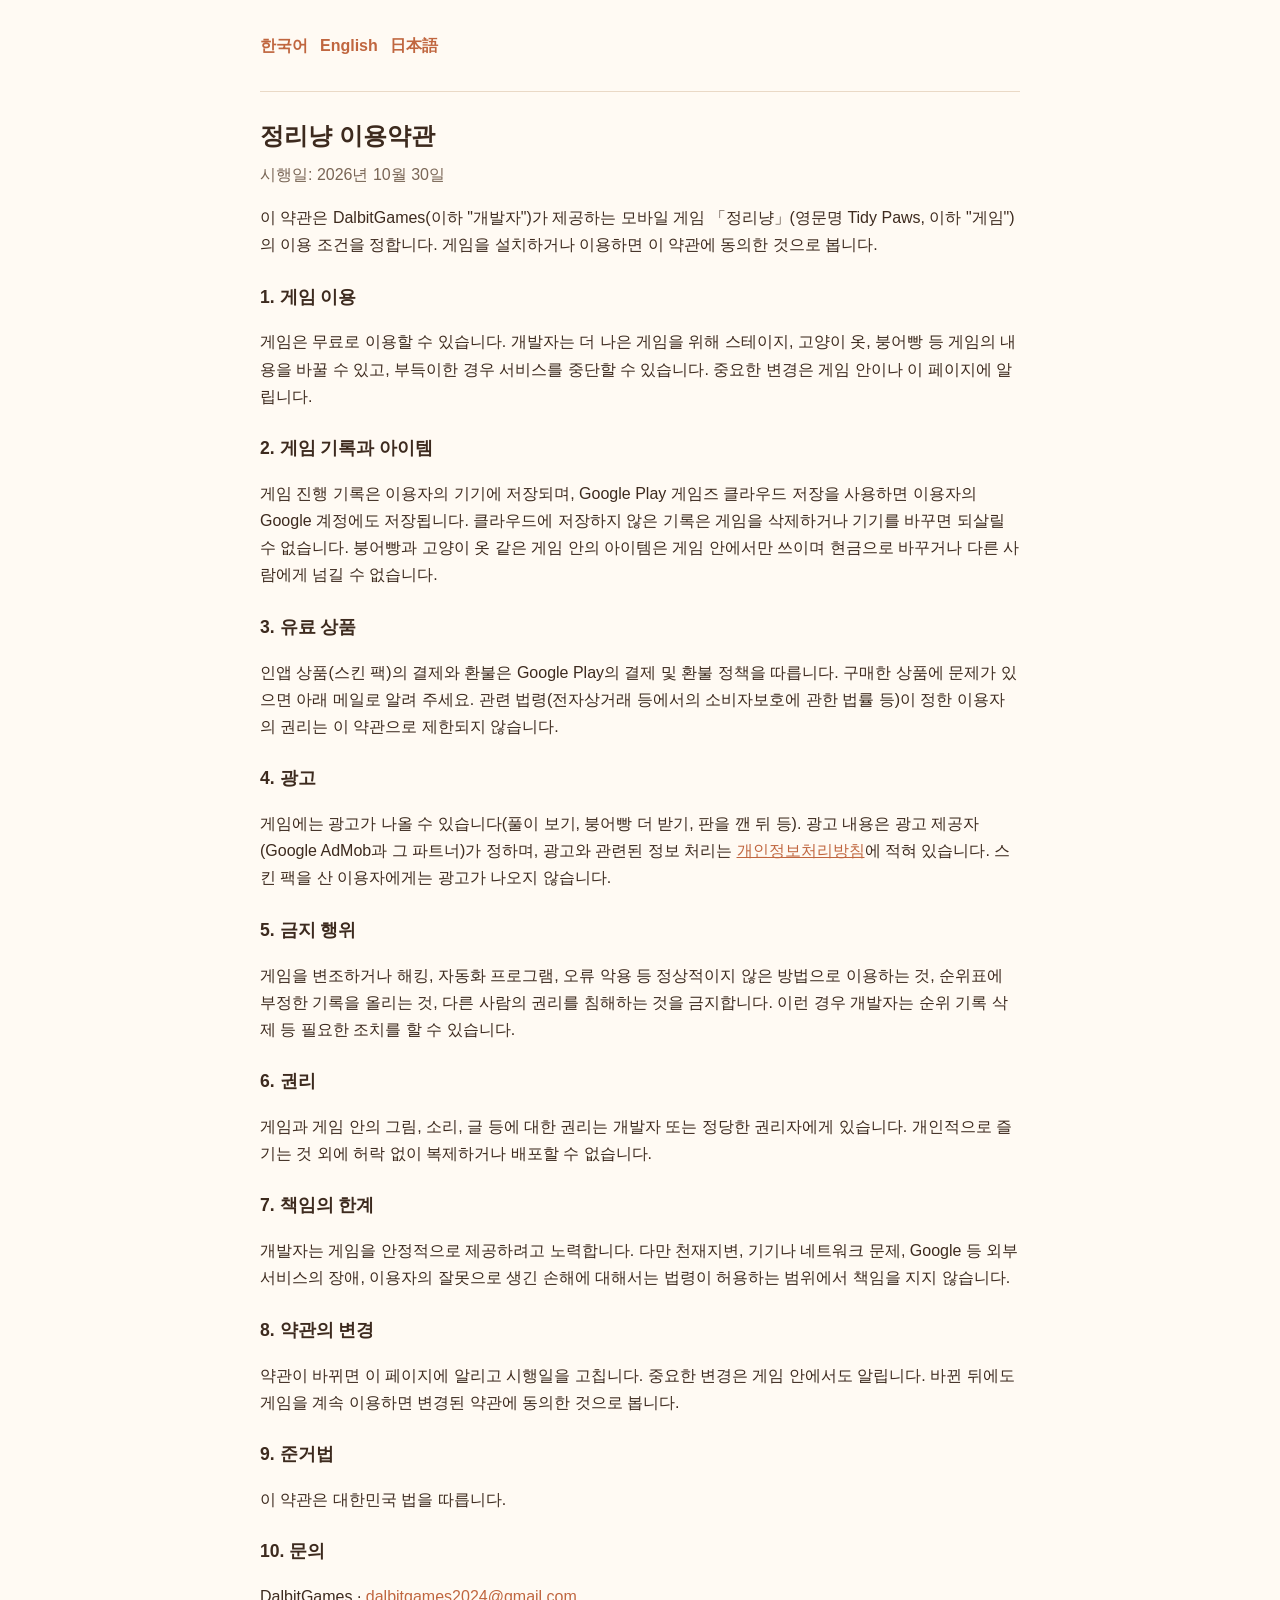
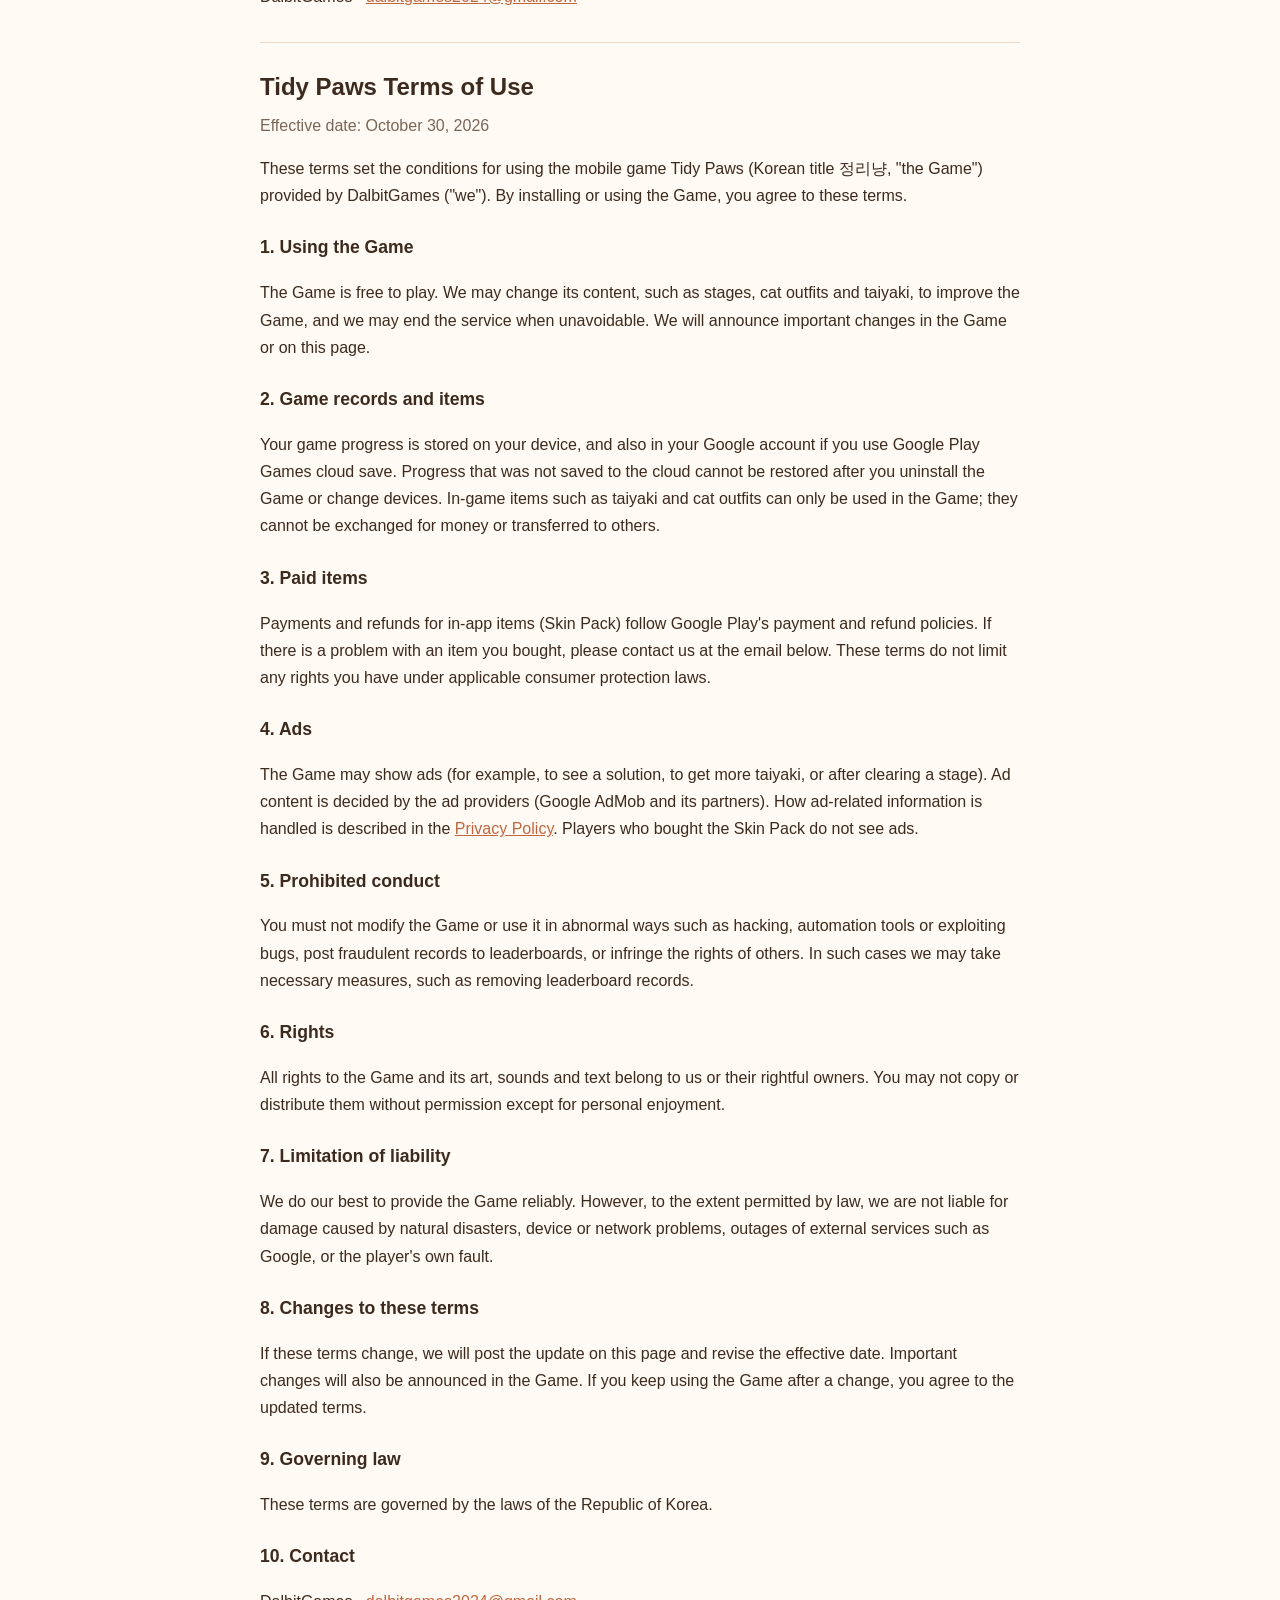
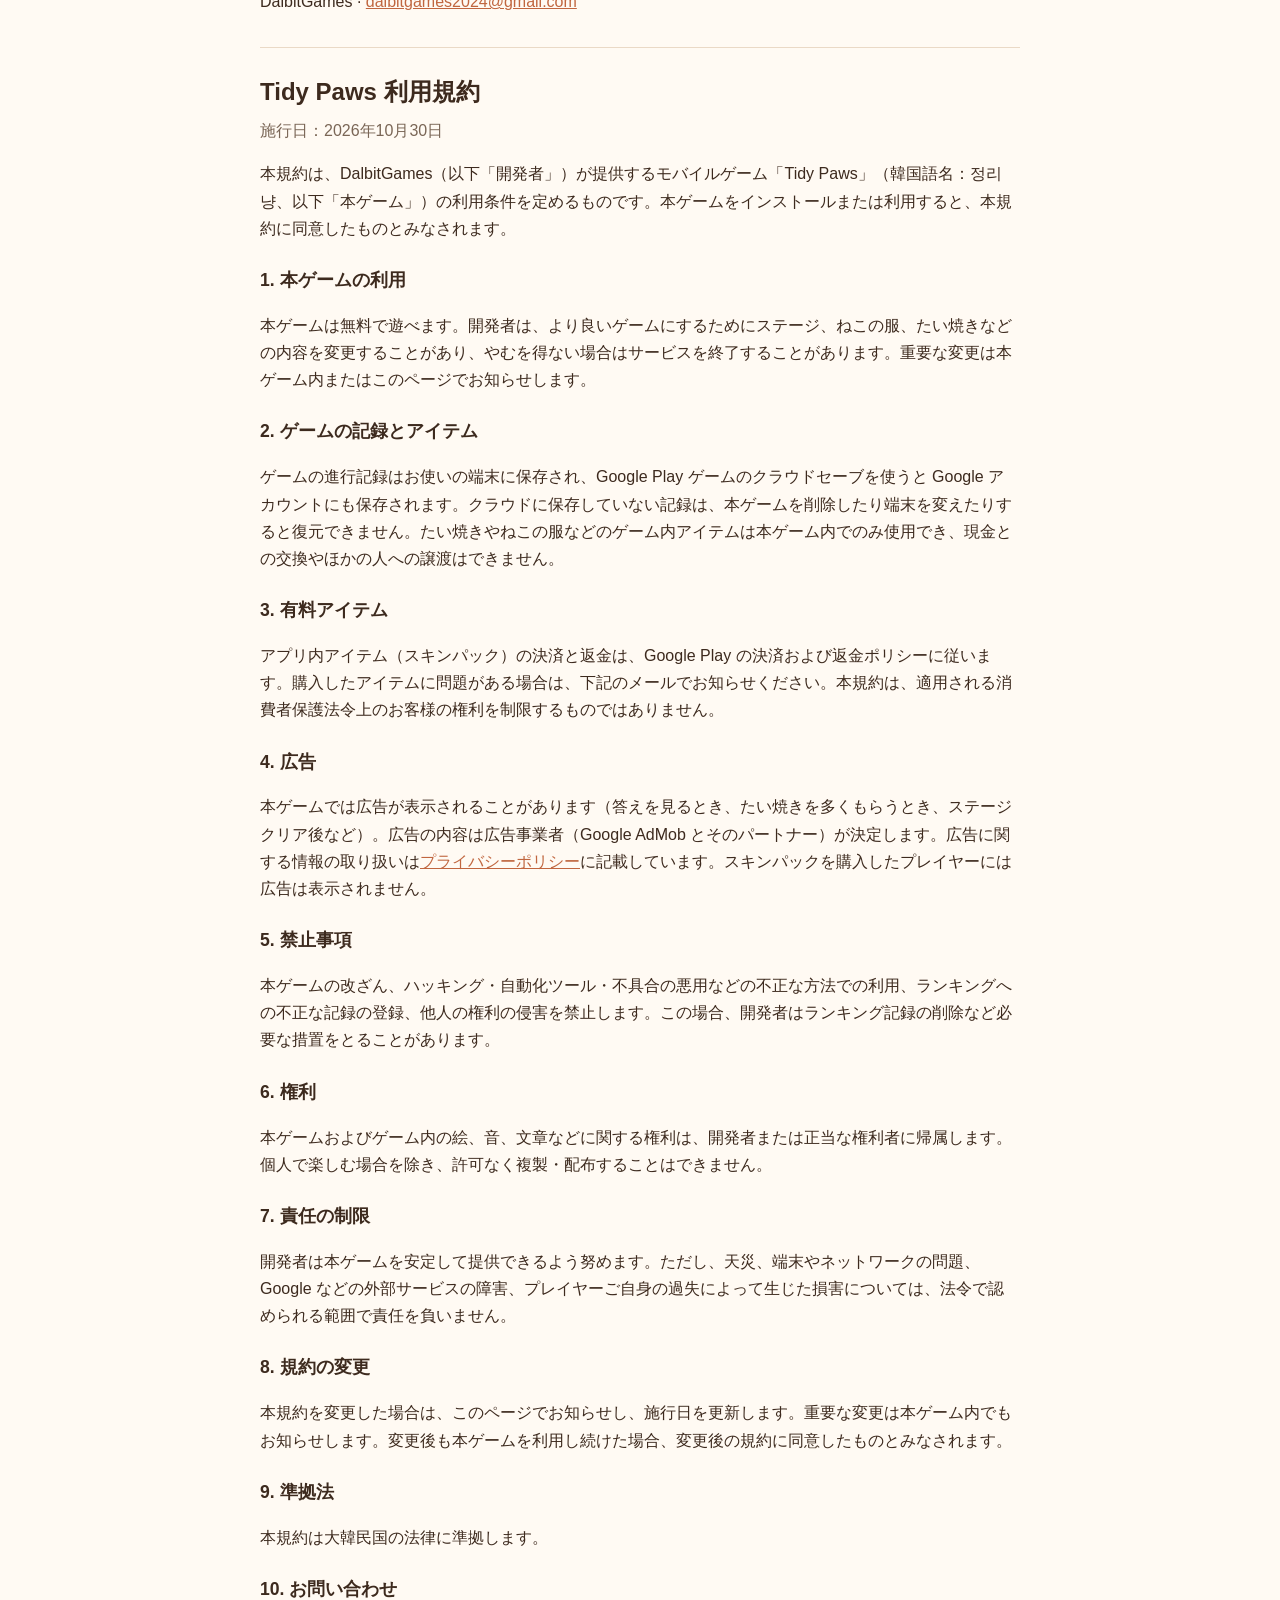
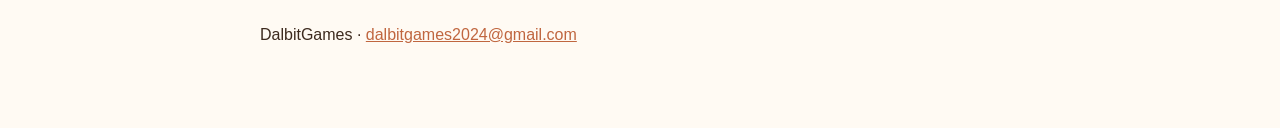
<file: tidy-paws/terms/index.html>
<!doctype html>
<html lang="ko">
<head>
<meta charset="utf-8">
<meta name="viewport" content="width=device-width, initial-scale=1">
<title>정리냥 (Tidy Paws) 이용약관 / Terms of Use</title>
<style>
  :root { color-scheme: light dark; --fg: #3d2a1e; --muted: #7a6656; --bg: #fffaf3; --line: #ead9c6; --accent: #c0663f; }
  @media (prefers-color-scheme: dark) { :root { --fg: #f1e6da; --muted: #bba996; --bg: #1f1915; --line: #3a2f27; --accent: #e89a72; } }
  body { margin: 0; background: var(--bg); color: var(--fg); font: 16px/1.7 -apple-system, "Segoe UI", "Malgun Gothic", "Hiragino Sans", "Yu Gothic", sans-serif; }
  main { max-width: 760px; margin: 0 auto; padding: 32px 16px 64px; }
  nav { display: flex; gap: 12px; margin-bottom: 24px; }
  nav a { color: var(--accent); text-decoration: none; font-weight: 600; }
  section { border-top: 1px solid var(--line); padding-top: 24px; margin-top: 32px; }
  h1 { font-size: 1.5em; margin: 0 0 4px; }
  h2 { font-size: 1.1em; margin: 24px 0 4px; }
  .date { color: var(--muted); margin: 0 0 16px; }
  a { color: var(--accent); word-break: break-all; }
  ul { padding-left: 1.2em; }
</style>
</head>
<body>
<main>
<nav><a href="#ko">한국어</a><a href="#en">English</a><a href="#ja">日本語</a></nav>

<section id="ko" lang="ko">
<h1>정리냥 이용약관</h1>
<p class="date">시행일: 2026년 10월 30일</p>
<p>이 약관은 DalbitGames(이하 "개발자")가 제공하는 모바일 게임 「정리냥」(영문명 Tidy Paws, 이하 "게임")의 이용 조건을 정합니다. 게임을 설치하거나 이용하면 이 약관에 동의한 것으로 봅니다.</p>

<h2>1. 게임 이용</h2>
<p>게임은 무료로 이용할 수 있습니다. 개발자는 더 나은 게임을 위해 스테이지, 고양이 옷, 붕어빵 등 게임의 내용을 바꿀 수 있고, 부득이한 경우 서비스를 중단할 수 있습니다. 중요한 변경은 게임 안이나 이 페이지에 알립니다.</p>

<h2>2. 게임 기록과 아이템</h2>
<p>게임 진행 기록은 이용자의 기기에 저장되며, Google Play 게임즈 클라우드 저장을 사용하면 이용자의 Google 계정에도 저장됩니다. 클라우드에 저장하지 않은 기록은 게임을 삭제하거나 기기를 바꾸면 되살릴 수 없습니다. 붕어빵과 고양이 옷 같은 게임 안의 아이템은 게임 안에서만 쓰이며 현금으로 바꾸거나 다른 사람에게 넘길 수 없습니다.</p>

<h2>3. 유료 상품</h2>
<p>인앱 상품(스킨 팩)의 결제와 환불은 Google Play의 결제 및 환불 정책을 따릅니다. 구매한 상품에 문제가 있으면 아래 메일로 알려 주세요. 관련 법령(전자상거래 등에서의 소비자보호에 관한 법률 등)이 정한 이용자의 권리는 이 약관으로 제한되지 않습니다.</p>

<h2>4. 광고</h2>
<p>게임에는 광고가 나올 수 있습니다(풀이 보기, 붕어빵 더 받기, 판을 깬 뒤 등). 광고 내용은 광고 제공자(Google AdMob과 그 파트너)가 정하며, 광고와 관련된 정보 처리는 <a href="../privacy/">개인정보처리방침</a>에 적혀 있습니다. 스킨 팩을 산 이용자에게는 광고가 나오지 않습니다.</p>

<h2>5. 금지 행위</h2>
<p>게임을 변조하거나 해킹, 자동화 프로그램, 오류 악용 등 정상적이지 않은 방법으로 이용하는 것, 순위표에 부정한 기록을 올리는 것, 다른 사람의 권리를 침해하는 것을 금지합니다. 이런 경우 개발자는 순위 기록 삭제 등 필요한 조치를 할 수 있습니다.</p>

<h2>6. 권리</h2>
<p>게임과 게임 안의 그림, 소리, 글 등에 대한 권리는 개발자 또는 정당한 권리자에게 있습니다. 개인적으로 즐기는 것 외에 허락 없이 복제하거나 배포할 수 없습니다.</p>

<h2>7. 책임의 한계</h2>
<p>개발자는 게임을 안정적으로 제공하려고 노력합니다. 다만 천재지변, 기기나 네트워크 문제, Google 등 외부 서비스의 장애, 이용자의 잘못으로 생긴 손해에 대해서는 법령이 허용하는 범위에서 책임을 지지 않습니다.</p>

<h2>8. 약관의 변경</h2>
<p>약관이 바뀌면 이 페이지에 알리고 시행일을 고칩니다. 중요한 변경은 게임 안에서도 알립니다. 바뀐 뒤에도 게임을 계속 이용하면 변경된 약관에 동의한 것으로 봅니다.</p>

<h2>9. 준거법</h2>
<p>이 약관은 대한민국 법을 따릅니다.</p>

<h2>10. 문의</h2>
<p>DalbitGames · <a href="mailto:dalbitgames2024@gmail.com">dalbitgames2024@gmail.com</a></p>
</section>

<section id="en" lang="en">
<h1>Tidy Paws Terms of Use</h1>
<p class="date">Effective date: October 30, 2026</p>
<p>These terms set the conditions for using the mobile game Tidy Paws (Korean title 정리냥, "the Game") provided by DalbitGames ("we"). By installing or using the Game, you agree to these terms.</p>

<h2>1. Using the Game</h2>
<p>The Game is free to play. We may change its content, such as stages, cat outfits and taiyaki, to improve the Game, and we may end the service when unavoidable. We will announce important changes in the Game or on this page.</p>

<h2>2. Game records and items</h2>
<p>Your game progress is stored on your device, and also in your Google account if you use Google Play Games cloud save. Progress that was not saved to the cloud cannot be restored after you uninstall the Game or change devices. In-game items such as taiyaki and cat outfits can only be used in the Game; they cannot be exchanged for money or transferred to others.</p>

<h2>3. Paid items</h2>
<p>Payments and refunds for in-app items (Skin Pack) follow Google Play's payment and refund policies. If there is a problem with an item you bought, please contact us at the email below. These terms do not limit any rights you have under applicable consumer protection laws.</p>

<h2>4. Ads</h2>
<p>The Game may show ads (for example, to see a solution, to get more taiyaki, or after clearing a stage). Ad content is decided by the ad providers (Google AdMob and its partners). How ad-related information is handled is described in the <a href="../privacy/#en">Privacy Policy</a>. Players who bought the Skin Pack do not see ads.</p>

<h2>5. Prohibited conduct</h2>
<p>You must not modify the Game or use it in abnormal ways such as hacking, automation tools or exploiting bugs, post fraudulent records to leaderboards, or infringe the rights of others. In such cases we may take necessary measures, such as removing leaderboard records.</p>

<h2>6. Rights</h2>
<p>All rights to the Game and its art, sounds and text belong to us or their rightful owners. You may not copy or distribute them without permission except for personal enjoyment.</p>

<h2>7. Limitation of liability</h2>
<p>We do our best to provide the Game reliably. However, to the extent permitted by law, we are not liable for damage caused by natural disasters, device or network problems, outages of external services such as Google, or the player's own fault.</p>

<h2>8. Changes to these terms</h2>
<p>If these terms change, we will post the update on this page and revise the effective date. Important changes will also be announced in the Game. If you keep using the Game after a change, you agree to the updated terms.</p>

<h2>9. Governing law</h2>
<p>These terms are governed by the laws of the Republic of Korea.</p>

<h2>10. Contact</h2>
<p>DalbitGames · <a href="mailto:dalbitgames2024@gmail.com">dalbitgames2024@gmail.com</a></p>
</section>

<section id="ja" lang="ja">
<h1>Tidy Paws 利用規約</h1>
<p class="date">施行日：2026年10月30日</p>
<p>本規約は、DalbitGames（以下「開発者」）が提供するモバイルゲーム「Tidy Paws」（韓国語名：정리냥、以下「本ゲーム」）の利用条件を定めるものです。本ゲームをインストールまたは利用すると、本規約に同意したものとみなされます。</p>

<h2>1. 本ゲームの利用</h2>
<p>本ゲームは無料で遊べます。開発者は、より良いゲームにするためにステージ、ねこの服、たい焼きなどの内容を変更することがあり、やむを得ない場合はサービスを終了することがあります。重要な変更は本ゲーム内またはこのページでお知らせします。</p>

<h2>2. ゲームの記録とアイテム</h2>
<p>ゲームの進行記録はお使いの端末に保存され、Google Play ゲームのクラウドセーブを使うと Google アカウントにも保存されます。クラウドに保存していない記録は、本ゲームを削除したり端末を変えたりすると復元できません。たい焼きやねこの服などのゲーム内アイテムは本ゲーム内でのみ使用でき、現金との交換やほかの人への譲渡はできません。</p>

<h2>3. 有料アイテム</h2>
<p>アプリ内アイテム（スキンパック）の決済と返金は、Google Play の決済および返金ポリシーに従います。購入したアイテムに問題がある場合は、下記のメールでお知らせください。本規約は、適用される消費者保護法令上のお客様の権利を制限するものではありません。</p>

<h2>4. 広告</h2>
<p>本ゲームでは広告が表示されることがあります（答えを見るとき、たい焼きを多くもらうとき、ステージクリア後など）。広告の内容は広告事業者（Google AdMob とそのパートナー）が決定します。広告に関する情報の取り扱いは<a href="../privacy/#ja">プライバシーポリシー</a>に記載しています。スキンパックを購入したプレイヤーには広告は表示されません。</p>

<h2>5. 禁止事項</h2>
<p>本ゲームの改ざん、ハッキング・自動化ツール・不具合の悪用などの不正な方法での利用、ランキングへの不正な記録の登録、他人の権利の侵害を禁止します。この場合、開発者はランキング記録の削除など必要な措置をとることがあります。</p>

<h2>6. 権利</h2>
<p>本ゲームおよびゲーム内の絵、音、文章などに関する権利は、開発者または正当な権利者に帰属します。個人で楽しむ場合を除き、許可なく複製・配布することはできません。</p>

<h2>7. 責任の制限</h2>
<p>開発者は本ゲームを安定して提供できるよう努めます。ただし、天災、端末やネットワークの問題、Google などの外部サービスの障害、プレイヤーご自身の過失によって生じた損害については、法令で認められる範囲で責任を負いません。</p>

<h2>8. 規約の変更</h2>
<p>本規約を変更した場合は、このページでお知らせし、施行日を更新します。重要な変更は本ゲーム内でもお知らせします。変更後も本ゲームを利用し続けた場合、変更後の規約に同意したものとみなされます。</p>

<h2>9. 準拠法</h2>
<p>本規約は大韓民国の法律に準拠します。</p>

<h2>10. お問い合わせ</h2>
<p>DalbitGames · <a href="mailto:dalbitgames2024@gmail.com">dalbitgames2024@gmail.com</a></p>
</section>
</main>
</body>
</html>
</file>
<file: assets/site.css>
/* 달빛 게임즈 사이트 공통 스타일. 색은 :root 토큰만 바꾸면 전체가 따라간다. */
:root {
  --bg: #fff8ef;
  --bg-soft: #fdeee0;
  --card: #ffffff;
  --fg: #3f2a1d;
  --muted: #8a7262;
  --line: #f0dfcc;
  --accent: #e07a45;
  --accent-fg: #ffffff;
  --pink: #f6cfc6;
  --shadow: 0 10px 28px rgba(120, 72, 40, 0.12);
  --radius: 22px;
  --font-head: "Jua", "M PLUS Rounded 1c", system-ui, sans-serif;
  --font-body: -apple-system, "Segoe UI", "Apple SD Gothic Neo", "Malgun Gothic", "Hiragino Sans", "Yu Gothic", sans-serif;
}
@media (prefers-color-scheme: dark) {
  :root {
    --bg: #1d1713;
    --bg-soft: #261e19;
    --card: #2b221c;
    --fg: #f3e7da;
    --muted: #b9a593;
    --line: #3b2f27;
    --accent: #f0915e;
    --accent-fg: #2a1a10;
    --pink: #5a3a35;
    --shadow: 0 10px 28px rgba(0, 0, 0, 0.35);
  }
}
html:lang(ja) { --font-head: "M PLUS Rounded 1c", system-ui, sans-serif; }
html:lang(en) { --font-head: "M PLUS Rounded 1c", "Jua", system-ui, sans-serif; }

* { box-sizing: border-box; }
html { -webkit-text-size-adjust: 100%; }
body {
  margin: 0;
  background: var(--bg);
  color: var(--fg);
  font: 16px/1.7 var(--font-body);
}
/* width/height 속성은 레이아웃 흔들림 방지용으로만 쓰고, 실제 높이는 비율(aspect-ratio)이나 원본 비율을 따른다 */
img { max-width: 100%; height: auto; display: block; }
a { color: var(--accent); }
.wrap { max-width: 1040px; margin: 0 auto; padding: 0 16px; }

/* 상단 바 */
.top { position: sticky; top: 0; z-index: 10; background: color-mix(in srgb, var(--bg) 88%, transparent); backdrop-filter: blur(10px); border-bottom: 1px solid var(--line); }
.top .wrap { display: flex; align-items: center; justify-content: space-between; height: 60px; gap: 12px; }
.brand { display: flex; align-items: center; gap: 10px; font-family: var(--font-head); font-size: 1.25rem; color: var(--fg); text-decoration: none; white-space: nowrap; }
.brand .moon { width: 26px; height: 26px; border-radius: 50%; background: radial-gradient(circle at 35% 35%, #ffe9a8, #f3b84a); box-shadow: inset -6px -3px 0 0 #e09a2f; flex: none; }
.langs { display: flex; gap: 4px; background: var(--bg-soft); padding: 4px; border-radius: 999px; }
.langs button { border: 0; background: none; color: var(--muted); font: 600 0.85rem var(--font-body); padding: 6px 10px; border-radius: 999px; cursor: pointer; }
.langs button[aria-pressed="true"] { background: var(--card); color: var(--fg); box-shadow: 0 2px 6px rgba(0, 0, 0, 0.08); }

h1, h2, h3 { font-family: var(--font-head); font-weight: 400; line-height: 1.25; margin: 0; }
.section { padding: 48px 0; }
.section h2 { font-size: 1.6rem; margin-bottom: 8px; }
.section .sub { color: var(--muted); margin: 0 0 24px; }

/* 버튼 */
.btn { display: inline-flex; align-items: center; gap: 8px; padding: 12px 20px; border-radius: 999px; font-weight: 700; text-decoration: none; background: var(--accent); color: var(--accent-fg); border: 0; }
.btn.ghost { background: var(--bg-soft); color: var(--fg); }
.btn[aria-disabled="true"] { background: var(--line); color: var(--muted); cursor: default; }
.btn svg { width: 18px; height: 18px; flex: none; }

/* 첫 페이지 소개 */
.intro { padding: 56px 0 24px; text-align: center; }
.intro h1 { font-size: clamp(2rem, 6vw, 3rem); }
.intro p { color: var(--muted); margin: 12px auto 0; max-width: 32em; }

/* 게임 카드 */
.games { display: grid; grid-template-columns: repeat(auto-fill, minmax(290px, 1fr)); gap: 24px; padding: 24px 0 64px; }
.game { background: var(--card); border-radius: var(--radius); overflow: hidden; box-shadow: var(--shadow); display: flex; flex-direction: column; }
.game .banner { aspect-ratio: 1024 / 500; width: 100%; object-fit: cover; background: var(--bg-soft); }
.game .body { padding: 0 20px 20px; display: flex; flex-direction: column; gap: 10px; flex: 1; }
/* 아이콘만 배너에 걸치고, 제목은 배너 아래에서 시작해 길어지면 아래로 늘어난다 */
.game .head { display: flex; align-items: flex-start; gap: 12px; margin-top: -28px; }
.game .icon { width: 72px; height: 72px; border-radius: 18px; border: 4px solid var(--card); background: var(--card); box-shadow: 0 4px 12px rgba(0, 0, 0, 0.12); flex: none; }
.game h3 { font-size: 1.3rem; padding-top: 34px; }
.game p { margin: 0; color: var(--muted); font-size: 0.95rem; flex: 1; }
.game .links { display: flex; flex-wrap: wrap; gap: 8px; align-items: center; }
.game .links .small { font-size: 0.85rem; color: var(--muted); }
.badge { display: inline-block; font: 700 0.75rem var(--font-body); padding: 3px 10px; border-radius: 999px; background: var(--pink); color: var(--fg); vertical-align: middle; }

/* 정리냥 소개 */
.hero { padding: 24px 0 8px; }
.hero .art { border-radius: var(--radius); overflow: hidden; box-shadow: var(--shadow); aspect-ratio: 2 / 1; }
.hero .art img { width: 100%; height: 100%; object-fit: cover; }
.hero .title { display: flex; align-items: center; gap: 16px; margin-top: -48px; padding: 0 16px; position: relative; }
.hero .title .icon { width: 96px; height: 96px; border-radius: 24px; border: 5px solid var(--bg); box-shadow: var(--shadow); flex: none; }
.hero .title h1 { font-size: clamp(1.9rem, 6vw, 2.8rem); margin-top: 40px; }
.hero .tag { font-size: 1.1rem; margin: 16px 0 20px; }
.hero .cta { display: flex; flex-wrap: wrap; gap: 10px; align-items: center; }
.lead { max-width: 36em; color: var(--muted); }

.shots { display: flex; gap: 16px; overflow-x: auto; scroll-snap-type: x mandatory; padding: 4px 16px 20px; margin: 0 -16px; }
.shots img { width: 220px; aspect-ratio: 9 / 16; border-radius: 18px; box-shadow: var(--shadow); scroll-snap-align: center; flex: none; background: var(--bg-soft); }

.features { display: grid; grid-template-columns: repeat(auto-fill, minmax(220px, 1fr)); gap: 16px; }
.feature { background: var(--card); border-radius: var(--radius); padding: 20px; box-shadow: var(--shadow); }
.feature .num { font-family: var(--font-head); font-size: 1.8rem; color: var(--accent); line-height: 1; }
.feature h3 { font-size: 1.15rem; margin: 10px 0 6px; }
.feature p { margin: 0; color: var(--muted); font-size: 0.95rem; }

.cats { display: grid; grid-template-columns: repeat(auto-fill, minmax(96px, 1fr)); gap: 12px; }
.cats img { width: 100%; aspect-ratio: 1; object-fit: contain; background: var(--card); border-radius: 18px; padding: 6px; box-shadow: var(--shadow); }

/* 아래 */
.foot { border-top: 1px solid var(--line); padding: 28px 0 40px; color: var(--muted); font-size: 0.9rem; }
.foot .wrap { display: flex; flex-wrap: wrap; gap: 8px 20px; justify-content: space-between; }
.foot a { color: var(--muted); }

@media (max-width: 520px) {
  .hero .title { margin-top: -36px; padding: 0 8px; }
  .hero .title .icon { width: 76px; height: 76px; border-radius: 20px; }
  .hero .title h1 { margin-top: 30px; }
  .shots img { width: 180px; }
}
</file>
